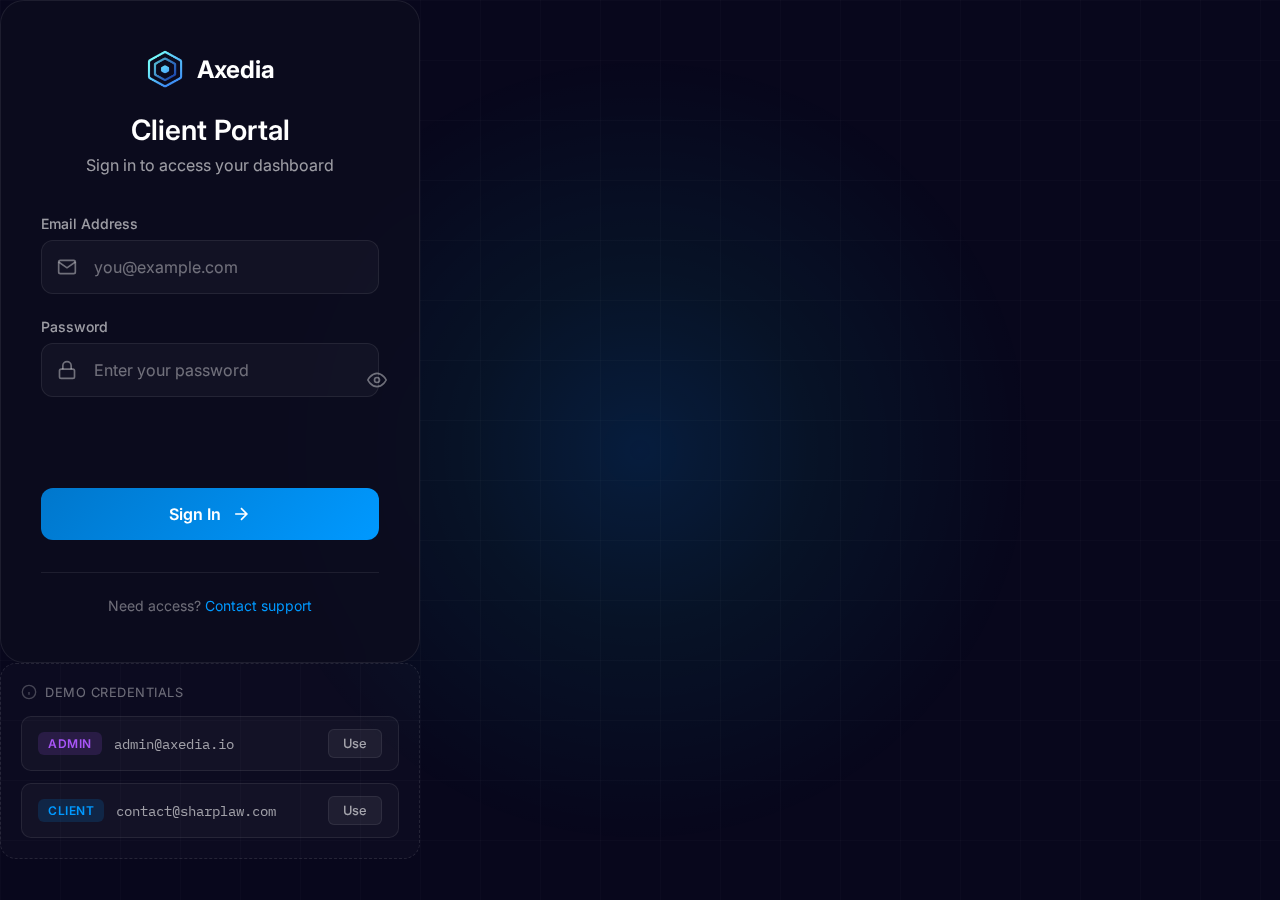
<file: dashboard.html>
<!DOCTYPE html>
<html lang="en">
<head>
    <meta charset="UTF-8">
    <meta name="viewport" content="width=device-width, initial-scale=1.0">

    <!-- Primary Meta Tags -->
    <title>Client Dashboard | Axedia</title>
    <meta name="title" content="Client Dashboard | Axedia">
    <meta name="description" content="Track your leads, view call recordings, and monitor campaign performance in real-time with the Axedia client dashboard.">
    <meta name="robots" content="noindex, nofollow">

    <!-- Favicon -->
    <link rel="icon" type="image/png" sizes="32x32" href="/Images/logo-icon.png">
    <link rel="icon" type="image/png" sizes="16x16" href="/Images/logo-icon.png">
    <link rel="apple-touch-icon" href="/Images/logo-icon.png">

    <!-- Theme Color -->
    <meta name="theme-color" content="#0099ff">
    <meta name="msapplication-TileColor" content="#08071c">

    <link rel="stylesheet" href="dashboard.css">
    <link rel="preconnect" href="https://fonts.googleapis.com">
    <link rel="preconnect" href="https://fonts.gstatic.com" crossorigin>
    <link href="https://fonts.googleapis.com/css2?family=Inter:wght@300;400;500;600;700&family=IBM+Plex+Mono:wght@400;500&display=swap" rel="stylesheet">
</head>
<body>
    <!-- Sidebar Navigation -->
    <aside class="sidebar">
        <div class="sidebar-header">
            <a href="index.html" class="logo">
                <img src="Images/logo-icon.png" alt="Axedia" class="logo-icon-img">
                <span class="logo-text">Axedia</span>
            </a>
            <!-- Client Selector (Admin Only) -->
            <div class="client-selector" id="clientSelector" style="display: none;">
                <label for="clientSelect">Viewing:</label>
                <select id="clientSelect">
                    <!-- Options populated by JS -->
                </select>
            </div>
        </div>
        <nav class="sidebar-nav">
            <a href="#" class="nav-item active" data-section="overview">
                <svg width="20" height="20" viewBox="0 0 24 24" fill="none" stroke="currentColor" stroke-width="2">
                    <rect x="3" y="3" width="7" height="7"/>
                    <rect x="14" y="3" width="7" height="7"/>
                    <rect x="14" y="14" width="7" height="7"/>
                    <rect x="3" y="14" width="7" height="7"/>
                </svg>
                <span>Overview</span>
            </a>
            <a href="#" class="nav-item" data-section="leads">
                <svg width="20" height="20" viewBox="0 0 24 24" fill="none" stroke="currentColor" stroke-width="2">
                    <path d="M17 21v-2a4 4 0 0 0-4-4H5a4 4 0 0 0-4 4v2"/>
                    <circle cx="9" cy="7" r="4"/>
                    <path d="M23 21v-2a4 4 0 0 0-3-3.87"/>
                    <path d="M16 3.13a4 4 0 0 1 0 7.75"/>
                </svg>
                <span>Leads</span>
            </a>
            <a href="#" class="nav-item" data-section="calls">
                <svg width="20" height="20" viewBox="0 0 24 24" fill="none" stroke="currentColor" stroke-width="2">
                    <path d="M22 16.92v3a2 2 0 0 1-2.18 2 19.79 19.79 0 0 1-8.63-3.07 19.5 19.5 0 0 1-6-6 19.79 19.79 0 0 1-3.07-8.67A2 2 0 0 1 4.11 2h3a2 2 0 0 1 2 1.72 12.84 12.84 0 0 0 .7 2.81 2 2 0 0 1-.45 2.11L8.09 9.91a16 16 0 0 0 6 6l1.27-1.27a2 2 0 0 1 2.11-.45 12.84 12.84 0 0 0 2.81.7A2 2 0 0 1 22 16.92z"/>
                </svg>
                <span>Calls</span>
            </a>
            <a href="#" class="nav-item" data-section="compliance">
                <svg width="20" height="20" viewBox="0 0 24 24" fill="none" stroke="currentColor" stroke-width="2">
                    <path d="M12 22s8-4 8-10V5l-8-3-8 3v7c0 6 8 10 8 10z"/>
                </svg>
                <span>Compliance</span>
            </a>
            <a href="#" class="nav-item" data-section="reports">
                <svg width="20" height="20" viewBox="0 0 24 24" fill="none" stroke="currentColor" stroke-width="2">
                    <path d="M14 2H6a2 2 0 0 0-2 2v16a2 2 0 0 0 2 2h12a2 2 0 0 0 2-2V8z"/>
                    <polyline points="14 2 14 8 20 8"/>
                    <line x1="16" y1="13" x2="8" y2="13"/>
                    <line x1="16" y1="17" x2="8" y2="17"/>
                    <polyline points="10 9 9 9 8 9"/>
                </svg>
                <span>Reports</span>
            </a>
        </nav>
        <div class="sidebar-footer">
            <div class="user-info">
                <div class="user-avatar" id="userAvatar">SL</div>
                <div class="user-details">
                    <span class="user-name" id="userName">Sharp Law LLP</span>
                    <span class="user-role" id="userRole">Client</span>
                </div>
            </div>
            <button class="logout-btn" id="logoutBtn" title="Sign Out">
                <svg width="18" height="18" viewBox="0 0 24 24" fill="none" stroke="currentColor" stroke-width="2">
                    <path d="M9 21H5a2 2 0 0 1-2-2V5a2 2 0 0 1 2-2h4"/>
                    <polyline points="16 17 21 12 16 7"/>
                    <line x1="21" y1="12" x2="9" y2="12"/>
                </svg>
            </button>
        </div>
    </aside>

    <!-- Main Content -->
    <main class="main-content">
        <!-- Header -->
        <header class="dashboard-header">
            <div class="header-left">
                <h1 class="page-title">Overview</h1>
                <p class="page-subtitle">Your lead generation performance at a glance</p>
            </div>
            <div class="header-right">
                <div class="date-filter">
                    <select id="dateRange">
                        <option value="7">Last 7 days</option>
                        <option value="30" selected>Last 30 days</option>
                        <option value="90">Last 90 days</option>
                        <option value="all">All time</option>
                    </select>
                </div>
            </div>
        </header>

        <!-- Overview Section -->
        <section id="overview" class="dashboard-section active">
            <!-- Performance Cards -->
            <div class="stats-grid">
                <div class="stat-card">
                    <div class="stat-header">
                        <span class="stat-label">Total Leads</span>
                        <div class="stat-icon">
                            <svg width="20" height="20" viewBox="0 0 24 24" fill="none" stroke="currentColor" stroke-width="2">
                                <path d="M17 21v-2a4 4 0 0 0-4-4H5a4 4 0 0 0-4 4v2"/>
                                <circle cx="9" cy="7" r="4"/>
                            </svg>
                        </div>
                    </div>
                    <div class="stat-value">247</div>
                    <div class="stat-change positive">
                        <svg width="16" height="16" viewBox="0 0 24 24" fill="none" stroke="currentColor" stroke-width="2">
                            <polyline points="23 6 13.5 15.5 8.5 10.5 1 18"/>
                        </svg>
                        <span>+12% from last period</span>
                    </div>
                </div>
                <div class="stat-card">
                    <div class="stat-header">
                        <span class="stat-label">Qualified Leads</span>
                        <div class="stat-icon qualified">
                            <svg width="20" height="20" viewBox="0 0 24 24" fill="none" stroke="currentColor" stroke-width="2">
                                <path d="M22 11.08V12a10 10 0 1 1-5.93-9.14"/>
                                <polyline points="22 4 12 14.01 9 11.01"/>
                            </svg>
                        </div>
                    </div>
                    <div class="stat-value">183</div>
                    <div class="stat-change positive">
                        <svg width="16" height="16" viewBox="0 0 24 24" fill="none" stroke="currentColor" stroke-width="2">
                            <polyline points="23 6 13.5 15.5 8.5 10.5 1 18"/>
                        </svg>
                        <span>74% qualification rate</span>
                    </div>
                </div>
                <div class="stat-card">
                    <div class="stat-header">
                        <span class="stat-label">Live Transfers</span>
                        <div class="stat-icon transfers">
                            <svg width="20" height="20" viewBox="0 0 24 24" fill="none" stroke="currentColor" stroke-width="2">
                                <path d="M22 16.92v3a2 2 0 0 1-2.18 2 19.79 19.79 0 0 1-8.63-3.07 19.5 19.5 0 0 1-6-6 19.79 19.79 0 0 1-3.07-8.67A2 2 0 0 1 4.11 2h3a2 2 0 0 1 2 1.72"/>
                                <polyline points="15 3 21 3 21 9"/>
                                <line x1="10" y1="14" x2="21" y2="3"/>
                            </svg>
                        </div>
                    </div>
                    <div class="stat-value">156</div>
                    <div class="stat-change positive">
                        <svg width="16" height="16" viewBox="0 0 24 24" fill="none" stroke="currentColor" stroke-width="2">
                            <polyline points="23 6 13.5 15.5 8.5 10.5 1 18"/>
                        </svg>
                        <span>85% of qualified</span>
                    </div>
                </div>
                <div class="stat-card">
                    <div class="stat-header">
                        <span class="stat-label">Signed Cases</span>
                        <div class="stat-icon signed">
                            <svg width="20" height="20" viewBox="0 0 24 24" fill="none" stroke="currentColor" stroke-width="2">
                                <path d="M14 2H6a2 2 0 0 0-2 2v16a2 2 0 0 0 2 2h12a2 2 0 0 0 2-2V8z"/>
                                <polyline points="14 2 14 8 20 8"/>
                                <path d="M9 15l2 2 4-4"/>
                            </svg>
                        </div>
                    </div>
                    <div class="stat-value">89</div>
                    <div class="stat-change positive">
                        <svg width="16" height="16" viewBox="0 0 24 24" fill="none" stroke="currentColor" stroke-width="2">
                            <polyline points="23 6 13.5 15.5 8.5 10.5 1 18"/>
                        </svg>
                        <span>57% conversion</span>
                    </div>
                </div>
                <div class="stat-card">
                    <div class="stat-header">
                        <span class="stat-label">Cost Per Qualified Lead</span>
                        <div class="stat-icon cost">
                            <svg width="20" height="20" viewBox="0 0 24 24" fill="none" stroke="currentColor" stroke-width="2">
                                <line x1="12" y1="1" x2="12" y2="23"/>
                                <path d="M17 5H9.5a3.5 3.5 0 0 0 0 7h5a3.5 3.5 0 0 1 0 7H6"/>
                            </svg>
                        </div>
                    </div>
                    <div class="stat-value">$127</div>
                    <div class="stat-change positive">
                        <svg width="16" height="16" viewBox="0 0 24 24" fill="none" stroke="currentColor" stroke-width="2">
                            <polyline points="23 18 13.5 8.5 8.5 13.5 1 6"/>
                        </svg>
                        <span>-8% from last period</span>
                    </div>
                </div>
            </div>

            <!-- Recent Leads Table -->
            <div class="card">
                <div class="card-header">
                    <h2 class="card-title">Recent Leads</h2>
                    <a href="#" class="view-all" data-section="leads">View All</a>
                </div>
                <div class="table-wrapper">
                    <table class="data-table">
                        <thead>
                            <tr>
                                <th>Name</th>
                                <th>Phone</th>
                                <th>Source</th>
                                <th>Status</th>
                                <th>Date</th>
                                <th>Actions</th>
                            </tr>
                        </thead>
                        <tbody>
                            <tr>
                                <td class="lead-name">John Martinez</td>
                                <td class="lead-phone">(555) 123-4567</td>
                                <td><span class="source-tag">Meta - NEC</span></td>
                                <td><span class="status-tag status-signed">Signed</span></td>
                                <td class="lead-date">Dec 13, 2025</td>
                                <td class="actions">
                                    <button class="btn-icon" title="View Details">
                                        <svg width="16" height="16" viewBox="0 0 24 24" fill="none" stroke="currentColor" stroke-width="2">
                                            <path d="M1 12s4-8 11-8 11 8 11 8-4 8-11 8-11-8-11-8z"/>
                                            <circle cx="12" cy="12" r="3"/>
                                        </svg>
                                    </button>
                                    <button class="btn-icon" title="Play Recording">
                                        <svg width="16" height="16" viewBox="0 0 24 24" fill="none" stroke="currentColor" stroke-width="2">
                                            <polygon points="5 3 19 12 5 21 5 3"/>
                                        </svg>
                                    </button>
                                </td>
                            </tr>
                            <tr>
                                <td class="lead-name">Sarah Johnson</td>
                                <td class="lead-phone">(555) 987-6543</td>
                                <td><span class="source-tag">Meta - Tylenol</span></td>
                                <td><span class="status-tag status-transferred">Transferred</span></td>
                                <td class="lead-date">Dec 13, 2025</td>
                                <td class="actions">
                                    <button class="btn-icon" title="View Details">
                                        <svg width="16" height="16" viewBox="0 0 24 24" fill="none" stroke="currentColor" stroke-width="2">
                                            <path d="M1 12s4-8 11-8 11 8 11 8-4 8-11 8-11-8-11-8z"/>
                                            <circle cx="12" cy="12" r="3"/>
                                        </svg>
                                    </button>
                                    <button class="btn-icon" title="Play Recording">
                                        <svg width="16" height="16" viewBox="0 0 24 24" fill="none" stroke="currentColor" stroke-width="2">
                                            <polygon points="5 3 19 12 5 21 5 3"/>
                                        </svg>
                                    </button>
                                </td>
                            </tr>
                            <tr>
                                <td class="lead-name">Michael Chen</td>
                                <td class="lead-phone">(555) 456-7890</td>
                                <td><span class="source-tag">Meta - NEC</span></td>
                                <td><span class="status-tag status-qualified">Qualified</span></td>
                                <td class="lead-date">Dec 12, 2025</td>
                                <td class="actions">
                                    <button class="btn-icon" title="View Details">
                                        <svg width="16" height="16" viewBox="0 0 24 24" fill="none" stroke="currentColor" stroke-width="2">
                                            <path d="M1 12s4-8 11-8 11 8 11 8-4 8-11 8-11-8-11-8z"/>
                                            <circle cx="12" cy="12" r="3"/>
                                        </svg>
                                    </button>
                                    <button class="btn-icon" title="Play Recording">
                                        <svg width="16" height="16" viewBox="0 0 24 24" fill="none" stroke="currentColor" stroke-width="2">
                                            <polygon points="5 3 19 12 5 21 5 3"/>
                                        </svg>
                                    </button>
                                </td>
                            </tr>
                            <tr>
                                <td class="lead-name">Emily Rodriguez</td>
                                <td class="lead-phone">(555) 321-0987</td>
                                <td><span class="source-tag">Meta - Depo-Provera</span></td>
                                <td><span class="status-tag status-contacted">Contacted</span></td>
                                <td class="lead-date">Dec 12, 2025</td>
                                <td class="actions">
                                    <button class="btn-icon" title="View Details">
                                        <svg width="16" height="16" viewBox="0 0 24 24" fill="none" stroke="currentColor" stroke-width="2">
                                            <path d="M1 12s4-8 11-8 11 8 11 8-4 8-11 8-11-8-11-8z"/>
                                            <circle cx="12" cy="12" r="3"/>
                                        </svg>
                                    </button>
                                    <button class="btn-icon disabled" title="No Recording">
                                        <svg width="16" height="16" viewBox="0 0 24 24" fill="none" stroke="currentColor" stroke-width="2">
                                            <polygon points="5 3 19 12 5 21 5 3"/>
                                        </svg>
                                    </button>
                                </td>
                            </tr>
                            <tr>
                                <td class="lead-name">David Thompson</td>
                                <td class="lead-phone">(555) 654-3210</td>
                                <td><span class="source-tag">Meta - NEC</span></td>
                                <td><span class="status-tag status-new">New</span></td>
                                <td class="lead-date">Dec 12, 2025</td>
                                <td class="actions">
                                    <button class="btn-icon" title="View Details">
                                        <svg width="16" height="16" viewBox="0 0 24 24" fill="none" stroke="currentColor" stroke-width="2">
                                            <path d="M1 12s4-8 11-8 11 8 11 8-4 8-11 8-11-8-11-8z"/>
                                            <circle cx="12" cy="12" r="3"/>
                                        </svg>
                                    </button>
                                    <button class="btn-icon disabled" title="No Recording">
                                        <svg width="16" height="16" viewBox="0 0 24 24" fill="none" stroke="currentColor" stroke-width="2">
                                            <polygon points="5 3 19 12 5 21 5 3"/>
                                        </svg>
                                    </button>
                                </td>
                            </tr>
                        </tbody>
                    </table>
                </div>
            </div>
        </section>

        <!-- Leads Section -->
        <section id="leads" class="dashboard-section">
            <div class="section-controls">
                <div class="filters">
                    <div class="filter-group">
                        <label>Status</label>
                        <select id="statusFilter">
                            <option value="all">All Statuses</option>
                            <option value="new">New</option>
                            <option value="contacted">Contacted</option>
                            <option value="qualified">Qualified</option>
                            <option value="transferred">Transferred</option>
                            <option value="signed">Signed</option>
                            <option value="not-signed">Not Signed</option>
                        </select>
                    </div>
                    <div class="filter-group">
                        <label>Source</label>
                        <select id="sourceFilter">
                            <option value="all">All Sources</option>
                            <option value="nec">NEC</option>
                            <option value="tylenol">Tylenol</option>
                            <option value="depo">Depo-Provera</option>
                        </select>
                    </div>
                    <div class="search-box">
                        <svg width="16" height="16" viewBox="0 0 24 24" fill="none" stroke="currentColor" stroke-width="2">
                            <circle cx="11" cy="11" r="8"/>
                            <line x1="21" y1="21" x2="16.65" y2="16.65"/>
                        </svg>
                        <input type="text" placeholder="Search leads..." id="leadSearch">
                    </div>
                </div>
                <button class="btn btn-secondary">
                    <svg width="16" height="16" viewBox="0 0 24 24" fill="none" stroke="currentColor" stroke-width="2">
                        <path d="M21 15v4a2 2 0 0 1-2 2H5a2 2 0 0 1-2-2v-4"/>
                        <polyline points="7 10 12 15 17 10"/>
                        <line x1="12" y1="15" x2="12" y2="3"/>
                    </svg>
                    Export
                </button>
            </div>

            <div class="card">
                <div class="table-wrapper">
                    <table class="data-table">
                        <thead>
                            <tr>
                                <th>Name</th>
                                <th>Phone</th>
                                <th>Email</th>
                                <th>Source</th>
                                <th>Status</th>
                                <th>Date</th>
                                <th>Actions</th>
                            </tr>
                        </thead>
                        <tbody>
                            <tr>
                                <td class="lead-name">John Martinez</td>
                                <td class="lead-phone">(555) 123-4567</td>
                                <td class="lead-email">john.m@email.com</td>
                                <td><span class="source-tag">Meta - NEC</span></td>
                                <td><span class="status-tag status-signed">Signed</span></td>
                                <td class="lead-date">Dec 13, 2025</td>
                                <td class="actions">
                                    <button class="btn-icon" title="View Details">
                                        <svg width="16" height="16" viewBox="0 0 24 24" fill="none" stroke="currentColor" stroke-width="2">
                                            <path d="M1 12s4-8 11-8 11 8 11 8-4 8-11 8-11-8-11-8z"/>
                                            <circle cx="12" cy="12" r="3"/>
                                        </svg>
                                    </button>
                                    <button class="btn-icon" title="Play Recording">
                                        <svg width="16" height="16" viewBox="0 0 24 24" fill="none" stroke="currentColor" stroke-width="2">
                                            <polygon points="5 3 19 12 5 21 5 3"/>
                                        </svg>
                                    </button>
                                </td>
                            </tr>
                            <tr>
                                <td class="lead-name">Sarah Johnson</td>
                                <td class="lead-phone">(555) 987-6543</td>
                                <td class="lead-email">s.johnson@email.com</td>
                                <td><span class="source-tag">Meta - Tylenol</span></td>
                                <td><span class="status-tag status-transferred">Transferred</span></td>
                                <td class="lead-date">Dec 13, 2025</td>
                                <td class="actions">
                                    <button class="btn-icon" title="View Details">
                                        <svg width="16" height="16" viewBox="0 0 24 24" fill="none" stroke="currentColor" stroke-width="2">
                                            <path d="M1 12s4-8 11-8 11 8 11 8-4 8-11 8-11-8-11-8z"/>
                                            <circle cx="12" cy="12" r="3"/>
                                        </svg>
                                    </button>
                                    <button class="btn-icon" title="Play Recording">
                                        <svg width="16" height="16" viewBox="0 0 24 24" fill="none" stroke="currentColor" stroke-width="2">
                                            <polygon points="5 3 19 12 5 21 5 3"/>
                                        </svg>
                                    </button>
                                </td>
                            </tr>
                            <tr>
                                <td class="lead-name">Michael Chen</td>
                                <td class="lead-phone">(555) 456-7890</td>
                                <td class="lead-email">mchen@email.com</td>
                                <td><span class="source-tag">Meta - NEC</span></td>
                                <td><span class="status-tag status-qualified">Qualified</span></td>
                                <td class="lead-date">Dec 12, 2025</td>
                                <td class="actions">
                                    <button class="btn-icon" title="View Details">
                                        <svg width="16" height="16" viewBox="0 0 24 24" fill="none" stroke="currentColor" stroke-width="2">
                                            <path d="M1 12s4-8 11-8 11 8 11 8-4 8-11 8-11-8-11-8z"/>
                                            <circle cx="12" cy="12" r="3"/>
                                        </svg>
                                    </button>
                                    <button class="btn-icon" title="Play Recording">
                                        <svg width="16" height="16" viewBox="0 0 24 24" fill="none" stroke="currentColor" stroke-width="2">
                                            <polygon points="5 3 19 12 5 21 5 3"/>
                                        </svg>
                                    </button>
                                </td>
                            </tr>
                            <tr>
                                <td class="lead-name">Emily Rodriguez</td>
                                <td class="lead-phone">(555) 321-0987</td>
                                <td class="lead-email">emily.r@email.com</td>
                                <td><span class="source-tag">Meta - Depo-Provera</span></td>
                                <td><span class="status-tag status-contacted">Contacted</span></td>
                                <td class="lead-date">Dec 12, 2025</td>
                                <td class="actions">
                                    <button class="btn-icon" title="View Details">
                                        <svg width="16" height="16" viewBox="0 0 24 24" fill="none" stroke="currentColor" stroke-width="2">
                                            <path d="M1 12s4-8 11-8 11 8 11 8-4 8-11 8-11-8-11-8z"/>
                                            <circle cx="12" cy="12" r="3"/>
                                        </svg>
                                    </button>
                                    <button class="btn-icon disabled" title="No Recording">
                                        <svg width="16" height="16" viewBox="0 0 24 24" fill="none" stroke="currentColor" stroke-width="2">
                                            <polygon points="5 3 19 12 5 21 5 3"/>
                                        </svg>
                                    </button>
                                </td>
                            </tr>
                            <tr>
                                <td class="lead-name">David Thompson</td>
                                <td class="lead-phone">(555) 654-3210</td>
                                <td class="lead-email">d.thompson@email.com</td>
                                <td><span class="source-tag">Meta - NEC</span></td>
                                <td><span class="status-tag status-new">New</span></td>
                                <td class="lead-date">Dec 12, 2025</td>
                                <td class="actions">
                                    <button class="btn-icon" title="View Details">
                                        <svg width="16" height="16" viewBox="0 0 24 24" fill="none" stroke="currentColor" stroke-width="2">
                                            <path d="M1 12s4-8 11-8 11 8 11 8-4 8-11 8-11-8-11-8z"/>
                                            <circle cx="12" cy="12" r="3"/>
                                        </svg>
                                    </button>
                                    <button class="btn-icon disabled" title="No Recording">
                                        <svg width="16" height="16" viewBox="0 0 24 24" fill="none" stroke="currentColor" stroke-width="2">
                                            <polygon points="5 3 19 12 5 21 5 3"/>
                                        </svg>
                                    </button>
                                </td>
                            </tr>
                            <tr>
                                <td class="lead-name">Lisa Anderson</td>
                                <td class="lead-phone">(555) 789-0123</td>
                                <td class="lead-email">l.anderson@email.com</td>
                                <td><span class="source-tag">Meta - Tylenol</span></td>
                                <td><span class="status-tag status-not-signed">Not Signed</span></td>
                                <td class="lead-date">Dec 11, 2025</td>
                                <td class="actions">
                                    <button class="btn-icon" title="View Details">
                                        <svg width="16" height="16" viewBox="0 0 24 24" fill="none" stroke="currentColor" stroke-width="2">
                                            <path d="M1 12s4-8 11-8 11 8 11 8-4 8-11 8-11-8-11-8z"/>
                                            <circle cx="12" cy="12" r="3"/>
                                        </svg>
                                    </button>
                                    <button class="btn-icon" title="Play Recording">
                                        <svg width="16" height="16" viewBox="0 0 24 24" fill="none" stroke="currentColor" stroke-width="2">
                                            <polygon points="5 3 19 12 5 21 5 3"/>
                                        </svg>
                                    </button>
                                </td>
                            </tr>
                            <tr>
                                <td class="lead-name">Robert Wilson</td>
                                <td class="lead-phone">(555) 234-5678</td>
                                <td class="lead-email">rwilson@email.com</td>
                                <td><span class="source-tag">Meta - NEC</span></td>
                                <td><span class="status-tag status-signed">Signed</span></td>
                                <td class="lead-date">Dec 11, 2025</td>
                                <td class="actions">
                                    <button class="btn-icon" title="View Details">
                                        <svg width="16" height="16" viewBox="0 0 24 24" fill="none" stroke="currentColor" stroke-width="2">
                                            <path d="M1 12s4-8 11-8 11 8 11 8-4 8-11 8-11-8-11-8z"/>
                                            <circle cx="12" cy="12" r="3"/>
                                        </svg>
                                    </button>
                                    <button class="btn-icon" title="Play Recording">
                                        <svg width="16" height="16" viewBox="0 0 24 24" fill="none" stroke="currentColor" stroke-width="2">
                                            <polygon points="5 3 19 12 5 21 5 3"/>
                                        </svg>
                                    </button>
                                </td>
                            </tr>
                        </tbody>
                    </table>
                </div>
                <div class="table-pagination">
                    <span class="pagination-info">Showing 1-7 of 247 leads</span>
                    <div class="pagination-controls">
                        <button class="btn-pagination" disabled>&lt;</button>
                        <button class="btn-pagination active">1</button>
                        <button class="btn-pagination">2</button>
                        <button class="btn-pagination">3</button>
                        <span class="pagination-ellipsis">...</span>
                        <button class="btn-pagination">36</button>
                        <button class="btn-pagination">&gt;</button>
                    </div>
                </div>
            </div>
        </section>

        <!-- Calls Section -->
        <section id="calls" class="dashboard-section">
            <div class="card">
                <div class="card-header">
                    <h2 class="card-title">Call Recordings</h2>
                </div>
                <div class="calls-list">
                    <div class="call-item">
                        <div class="call-info">
                            <div class="call-lead">
                                <span class="call-name">John Martinez</span>
                                <span class="call-phone">(555) 123-4567</span>
                            </div>
                            <div class="call-meta">
                                <span class="call-date">Dec 13, 2025 at 2:34 PM</span>
                                <span class="call-duration">4:23</span>
                                <span class="status-tag status-signed">Signed</span>
                            </div>
                        </div>
                        <div class="call-player">
                            <button class="play-btn">
                                <svg width="20" height="20" viewBox="0 0 24 24" fill="none" stroke="currentColor" stroke-width="2">
                                    <polygon points="5 3 19 12 5 21 5 3"/>
                                </svg>
                            </button>
                            <div class="waveform">
                                <div class="waveform-bar" style="height: 20%"></div>
                                <div class="waveform-bar" style="height: 45%"></div>
                                <div class="waveform-bar" style="height: 70%"></div>
                                <div class="waveform-bar" style="height: 55%"></div>
                                <div class="waveform-bar" style="height: 85%"></div>
                                <div class="waveform-bar" style="height: 60%"></div>
                                <div class="waveform-bar" style="height: 40%"></div>
                                <div class="waveform-bar" style="height: 75%"></div>
                                <div class="waveform-bar" style="height: 50%"></div>
                                <div class="waveform-bar" style="height: 30%"></div>
                                <div class="waveform-bar" style="height: 65%"></div>
                                <div class="waveform-bar" style="height: 80%"></div>
                                <div class="waveform-bar" style="height: 45%"></div>
                                <div class="waveform-bar" style="height: 55%"></div>
                                <div class="waveform-bar" style="height: 35%"></div>
                            </div>
                            <button class="transcript-btn">
                                <svg width="16" height="16" viewBox="0 0 24 24" fill="none" stroke="currentColor" stroke-width="2">
                                    <path d="M14 2H6a2 2 0 0 0-2 2v16a2 2 0 0 0 2 2h12a2 2 0 0 0 2-2V8z"/>
                                    <polyline points="14 2 14 8 20 8"/>
                                    <line x1="16" y1="13" x2="8" y2="13"/>
                                    <line x1="16" y1="17" x2="8" y2="17"/>
                                </svg>
                                Transcript
                            </button>
                        </div>
                    </div>
                    <div class="call-item">
                        <div class="call-info">
                            <div class="call-lead">
                                <span class="call-name">Sarah Johnson</span>
                                <span class="call-phone">(555) 987-6543</span>
                            </div>
                            <div class="call-meta">
                                <span class="call-date">Dec 13, 2025 at 11:15 AM</span>
                                <span class="call-duration">3:47</span>
                                <span class="status-tag status-transferred">Transferred</span>
                            </div>
                        </div>
                        <div class="call-player">
                            <button class="play-btn">
                                <svg width="20" height="20" viewBox="0 0 24 24" fill="none" stroke="currentColor" stroke-width="2">
                                    <polygon points="5 3 19 12 5 21 5 3"/>
                                </svg>
                            </button>
                            <div class="waveform">
                                <div class="waveform-bar" style="height: 35%"></div>
                                <div class="waveform-bar" style="height: 60%"></div>
                                <div class="waveform-bar" style="height: 45%"></div>
                                <div class="waveform-bar" style="height: 80%"></div>
                                <div class="waveform-bar" style="height: 55%"></div>
                                <div class="waveform-bar" style="height: 70%"></div>
                                <div class="waveform-bar" style="height: 40%"></div>
                                <div class="waveform-bar" style="height: 65%"></div>
                                <div class="waveform-bar" style="height: 50%"></div>
                                <div class="waveform-bar" style="height: 75%"></div>
                                <div class="waveform-bar" style="height: 30%"></div>
                                <div class="waveform-bar" style="height: 55%"></div>
                                <div class="waveform-bar" style="height: 85%"></div>
                                <div class="waveform-bar" style="height: 45%"></div>
                                <div class="waveform-bar" style="height: 60%"></div>
                            </div>
                            <button class="transcript-btn">
                                <svg width="16" height="16" viewBox="0 0 24 24" fill="none" stroke="currentColor" stroke-width="2">
                                    <path d="M14 2H6a2 2 0 0 0-2 2v16a2 2 0 0 0 2 2h12a2 2 0 0 0 2-2V8z"/>
                                    <polyline points="14 2 14 8 20 8"/>
                                    <line x1="16" y1="13" x2="8" y2="13"/>
                                    <line x1="16" y1="17" x2="8" y2="17"/>
                                </svg>
                                Transcript
                            </button>
                        </div>
                    </div>
                    <div class="call-item">
                        <div class="call-info">
                            <div class="call-lead">
                                <span class="call-name">Michael Chen</span>
                                <span class="call-phone">(555) 456-7890</span>
                            </div>
                            <div class="call-meta">
                                <span class="call-date">Dec 12, 2025 at 4:52 PM</span>
                                <span class="call-duration">5:12</span>
                                <span class="status-tag status-qualified">Qualified</span>
                            </div>
                        </div>
                        <div class="call-player">
                            <button class="play-btn">
                                <svg width="20" height="20" viewBox="0 0 24 24" fill="none" stroke="currentColor" stroke-width="2">
                                    <polygon points="5 3 19 12 5 21 5 3"/>
                                </svg>
                            </button>
                            <div class="waveform">
                                <div class="waveform-bar" style="height: 50%"></div>
                                <div class="waveform-bar" style="height: 70%"></div>
                                <div class="waveform-bar" style="height: 35%"></div>
                                <div class="waveform-bar" style="height: 60%"></div>
                                <div class="waveform-bar" style="height: 90%"></div>
                                <div class="waveform-bar" style="height: 45%"></div>
                                <div class="waveform-bar" style="height: 75%"></div>
                                <div class="waveform-bar" style="height: 55%"></div>
                                <div class="waveform-bar" style="height: 40%"></div>
                                <div class="waveform-bar" style="height: 85%"></div>
                                <div class="waveform-bar" style="height: 65%"></div>
                                <div class="waveform-bar" style="height: 50%"></div>
                                <div class="waveform-bar" style="height: 70%"></div>
                                <div class="waveform-bar" style="height: 30%"></div>
                                <div class="waveform-bar" style="height: 55%"></div>
                            </div>
                            <button class="transcript-btn">
                                <svg width="16" height="16" viewBox="0 0 24 24" fill="none" stroke="currentColor" stroke-width="2">
                                    <path d="M14 2H6a2 2 0 0 0-2 2v16a2 2 0 0 0 2 2h12a2 2 0 0 0 2-2V8z"/>
                                    <polyline points="14 2 14 8 20 8"/>
                                    <line x1="16" y1="13" x2="8" y2="13"/>
                                    <line x1="16" y1="17" x2="8" y2="17"/>
                                </svg>
                                Transcript
                            </button>
                        </div>
                    </div>
                </div>
            </div>
        </section>

        <!-- Compliance Section -->
        <section id="compliance" class="dashboard-section">
            <div class="compliance-grid">
                <div class="card">
                    <div class="card-header">
                        <h2 class="card-title">Compliance Documentation</h2>
                    </div>
                    <div class="compliance-info">
                        <p class="compliance-intro">Every lead includes a complete compliance record. Click any lead to view their consent documentation, timestamps, and source attribution.</p>

                        <div class="compliance-checklist">
                            <div class="compliance-item">
                                <div class="compliance-icon">
                                    <svg width="20" height="20" viewBox="0 0 24 24" fill="none" stroke="currentColor" stroke-width="2">
                                        <path d="M22 11.08V12a10 10 0 1 1-5.93-9.14"/>
                                        <polyline points="22 4 12 14.01 9 11.01"/>
                                    </svg>
                                </div>
                                <div class="compliance-content">
                                    <h4>Consent Confirmation</h4>
                                    <p>Proof the lead opted in to be contacted</p>
                                </div>
                            </div>
                            <div class="compliance-item">
                                <div class="compliance-icon">
                                    <svg width="20" height="20" viewBox="0 0 24 24" fill="none" stroke="currentColor" stroke-width="2">
                                        <circle cx="12" cy="12" r="10"/>
                                        <polyline points="12 6 12 12 16 14"/>
                                    </svg>
                                </div>
                                <div class="compliance-content">
                                    <h4>Timestamps</h4>
                                    <p>Exact date and time of submission</p>
                                </div>
                            </div>
                            <div class="compliance-item">
                                <div class="compliance-icon">
                                    <svg width="20" height="20" viewBox="0 0 24 24" fill="none" stroke="currentColor" stroke-width="2">
                                        <circle cx="12" cy="12" r="10"/>
                                        <line x1="2" y1="12" x2="22" y2="12"/>
                                        <path d="M12 2a15.3 15.3 0 0 1 4 10 15.3 15.3 0 0 1-4 10 15.3 15.3 0 0 1-4-10 15.3 15.3 0 0 1 4-10z"/>
                                    </svg>
                                </div>
                                <div class="compliance-content">
                                    <h4>Source Attribution</h4>
                                    <p>Which campaign and platform generated the lead</p>
                                </div>
                            </div>
                            <div class="compliance-item">
                                <div class="compliance-icon">
                                    <svg width="20" height="20" viewBox="0 0 24 24" fill="none" stroke="currentColor" stroke-width="2">
                                        <path d="M22 16.92v3a2 2 0 0 1-2.18 2 19.79 19.79 0 0 1-8.63-3.07 19.5 19.5 0 0 1-6-6 19.79 19.79 0 0 1-3.07-8.67A2 2 0 0 1 4.11 2h3a2 2 0 0 1 2 1.72"/>
                                    </svg>
                                </div>
                                <div class="compliance-content">
                                    <h4>Call Recordings</h4>
                                    <p>If applicable, the recorded qualification call</p>
                                </div>
                            </div>
                            <div class="compliance-item">
                                <div class="compliance-icon">
                                    <svg width="20" height="20" viewBox="0 0 24 24" fill="none" stroke="currentColor" stroke-width="2">
                                        <path d="M14 2H6a2 2 0 0 0-2 2v16a2 2 0 0 0 2 2h12a2 2 0 0 0 2-2V8z"/>
                                        <polyline points="14 2 14 8 20 8"/>
                                    </svg>
                                </div>
                                <div class="compliance-content">
                                    <h4>Consent Language</h4>
                                    <p>The exact disclosure shown to the lead</p>
                                </div>
                            </div>
                        </div>
                    </div>
                </div>

                <div class="card">
                    <div class="card-header">
                        <h2 class="card-title">Sample Consent Record</h2>
                    </div>
                    <div class="consent-example">
                        <div class="consent-field">
                            <span class="consent-label">Lead Name</span>
                            <span class="consent-value">John Martinez</span>
                        </div>
                        <div class="consent-field">
                            <span class="consent-label">Submission Time</span>
                            <span class="consent-value">Dec 13, 2025 at 2:31:47 PM EST</span>
                        </div>
                        <div class="consent-field">
                            <span class="consent-label">IP Address</span>
                            <span class="consent-value">192.168.xxx.xxx</span>
                        </div>
                        <div class="consent-field">
                            <span class="consent-label">Source</span>
                            <span class="consent-value">Meta Ads - NEC Campaign</span>
                        </div>
                        <div class="consent-field">
                            <span class="consent-label">Landing Page</span>
                            <span class="consent-value">nec-lawsuit-info.com/claim</span>
                        </div>
                        <div class="consent-field full-width">
                            <span class="consent-label">Consent Language Displayed</span>
                            <span class="consent-value consent-text">"By submitting this form, I consent to be contacted by phone, text, or email regarding my potential legal claim. I understand that submitting this form does not create an attorney-client relationship."</span>
                        </div>
                        <div class="consent-field">
                            <span class="consent-label">TCPA Consent</span>
                            <span class="consent-value consent-confirmed">
                                <svg width="16" height="16" viewBox="0 0 24 24" fill="none" stroke="currentColor" stroke-width="2">
                                    <path d="M22 11.08V12a10 10 0 1 1-5.93-9.14"/>
                                    <polyline points="22 4 12 14.01 9 11.01"/>
                                </svg>
                                Confirmed
                            </span>
                        </div>
                    </div>
                </div>
            </div>
        </section>

        <!-- Reports Section -->
        <section id="reports" class="dashboard-section">
            <div class="reports-grid">
                <div class="card">
                    <div class="card-header">
                        <h2 class="card-title">Available Reports</h2>
                    </div>
                    <div class="reports-list">
                        <div class="report-item">
                            <div class="report-icon">
                                <svg width="24" height="24" viewBox="0 0 24 24" fill="none" stroke="currentColor" stroke-width="2">
                                    <path d="M14 2H6a2 2 0 0 0-2 2v16a2 2 0 0 0 2 2h12a2 2 0 0 0 2-2V8z"/>
                                    <polyline points="14 2 14 8 20 8"/>
                                </svg>
                            </div>
                            <div class="report-info">
                                <h4>Weekly Summary</h4>
                                <p>Lead volume, qualification rates, transfers</p>
                                <span class="report-date">Generated every Monday</span>
                            </div>
                            <button class="btn btn-secondary btn-sm">Download</button>
                        </div>
                        <div class="report-item">
                            <div class="report-icon">
                                <svg width="24" height="24" viewBox="0 0 24 24" fill="none" stroke="currentColor" stroke-width="2">
                                    <path d="M14 2H6a2 2 0 0 0-2 2v16a2 2 0 0 0 2 2h12a2 2 0 0 0 2-2V8z"/>
                                    <polyline points="14 2 14 8 20 8"/>
                                </svg>
                            </div>
                            <div class="report-info">
                                <h4>Monthly Performance Report</h4>
                                <p>Full summary with CPL, conversions, recommendations</p>
                                <span class="report-date">Generated 1st of each month</span>
                            </div>
                            <button class="btn btn-secondary btn-sm">Download</button>
                        </div>
                        <div class="report-item">
                            <div class="report-icon">
                                <svg width="24" height="24" viewBox="0 0 24 24" fill="none" stroke="currentColor" stroke-width="2">
                                    <path d="M14 2H6a2 2 0 0 0-2 2v16a2 2 0 0 0 2 2h12a2 2 0 0 0 2-2V8z"/>
                                    <polyline points="14 2 14 8 20 8"/>
                                </svg>
                            </div>
                            <div class="report-info">
                                <h4>Lead Export</h4>
                                <p>Full lead data export (CSV)</p>
                                <span class="report-date">On demand</span>
                            </div>
                            <button class="btn btn-secondary btn-sm">Export</button>
                        </div>
                    </div>
                </div>

                <div class="card">
                    <div class="card-header">
                        <h2 class="card-title">Report Archive</h2>
                    </div>
                    <div class="archive-list">
                        <div class="archive-item">
                            <span class="archive-name">December 2025 - Monthly Report</span>
                            <span class="archive-date">Dec 1, 2025</span>
                            <button class="btn-icon" title="Download">
                                <svg width="16" height="16" viewBox="0 0 24 24" fill="none" stroke="currentColor" stroke-width="2">
                                    <path d="M21 15v4a2 2 0 0 1-2 2H5a2 2 0 0 1-2-2v-4"/>
                                    <polyline points="7 10 12 15 17 10"/>
                                    <line x1="12" y1="15" x2="12" y2="3"/>
                                </svg>
                            </button>
                        </div>
                        <div class="archive-item">
                            <span class="archive-name">Week of Dec 9, 2025 - Weekly Summary</span>
                            <span class="archive-date">Dec 9, 2025</span>
                            <button class="btn-icon" title="Download">
                                <svg width="16" height="16" viewBox="0 0 24 24" fill="none" stroke="currentColor" stroke-width="2">
                                    <path d="M21 15v4a2 2 0 0 1-2 2H5a2 2 0 0 1-2-2v-4"/>
                                    <polyline points="7 10 12 15 17 10"/>
                                    <line x1="12" y1="15" x2="12" y2="3"/>
                                </svg>
                            </button>
                        </div>
                        <div class="archive-item">
                            <span class="archive-name">Week of Dec 2, 2025 - Weekly Summary</span>
                            <span class="archive-date">Dec 2, 2025</span>
                            <button class="btn-icon" title="Download">
                                <svg width="16" height="16" viewBox="0 0 24 24" fill="none" stroke="currentColor" stroke-width="2">
                                    <path d="M21 15v4a2 2 0 0 1-2 2H5a2 2 0 0 1-2-2v-4"/>
                                    <polyline points="7 10 12 15 17 10"/>
                                    <line x1="12" y1="15" x2="12" y2="3"/>
                                </svg>
                            </button>
                        </div>
                        <div class="archive-item">
                            <span class="archive-name">November 2025 - Monthly Report</span>
                            <span class="archive-date">Nov 1, 2025</span>
                            <button class="btn-icon" title="Download">
                                <svg width="16" height="16" viewBox="0 0 24 24" fill="none" stroke="currentColor" stroke-width="2">
                                    <path d="M21 15v4a2 2 0 0 1-2 2H5a2 2 0 0 1-2-2v-4"/>
                                    <polyline points="7 10 12 15 17 10"/>
                                    <line x1="12" y1="15" x2="12" y2="3"/>
                                </svg>
                            </button>
                        </div>
                    </div>
                </div>
            </div>
        </section>
    </main>

    <!-- Lead Detail Modal -->
    <div class="modal" id="leadModal">
        <div class="modal-overlay"></div>
        <div class="modal-content">
            <div class="modal-header">
                <h3>Lead Details</h3>
                <button class="modal-close">
                    <svg width="24" height="24" viewBox="0 0 24 24" fill="none" stroke="currentColor" stroke-width="2">
                        <line x1="18" y1="6" x2="6" y2="18"/>
                        <line x1="6" y1="6" x2="18" y2="18"/>
                    </svg>
                </button>
            </div>
            <div class="modal-body">
                <div class="lead-detail-grid">
                    <div class="lead-detail-section">
                        <h4>Contact Information</h4>
                        <div class="detail-field">
                            <span class="detail-label">Name</span>
                            <span class="detail-value" id="modalName">John Martinez</span>
                        </div>
                        <div class="detail-field">
                            <span class="detail-label">Phone</span>
                            <span class="detail-value" id="modalPhone">(555) 123-4567</span>
                        </div>
                        <div class="detail-field">
                            <span class="detail-label">Email</span>
                            <span class="detail-value" id="modalEmail">john.m@email.com</span>
                        </div>
                    </div>
                    <div class="lead-detail-section">
                        <h4>Lead Status</h4>
                        <div class="detail-field">
                            <span class="detail-label">Current Status</span>
                            <span class="status-tag status-signed" id="modalStatus">Signed</span>
                        </div>
                        <div class="detail-field">
                            <span class="detail-label">Source</span>
                            <span class="detail-value" id="modalSource">Meta - NEC</span>
                        </div>
                        <div class="detail-field">
                            <span class="detail-label">Submitted</span>
                            <span class="detail-value" id="modalDate">Dec 13, 2025 at 2:31 PM</span>
                        </div>
                    </div>
                </div>
                <div class="lead-detail-section">
                    <h4>Call Recording</h4>
                    <div class="modal-player">
                        <button class="play-btn">
                            <svg width="20" height="20" viewBox="0 0 24 24" fill="none" stroke="currentColor" stroke-width="2">
                                <polygon points="5 3 19 12 5 21 5 3"/>
                            </svg>
                        </button>
                        <div class="waveform">
                            <div class="waveform-bar" style="height: 20%"></div>
                            <div class="waveform-bar" style="height: 45%"></div>
                            <div class="waveform-bar" style="height: 70%"></div>
                            <div class="waveform-bar" style="height: 55%"></div>
                            <div class="waveform-bar" style="height: 85%"></div>
                            <div class="waveform-bar" style="height: 60%"></div>
                            <div class="waveform-bar" style="height: 40%"></div>
                            <div class="waveform-bar" style="height: 75%"></div>
                            <div class="waveform-bar" style="height: 50%"></div>
                            <div class="waveform-bar" style="height: 30%"></div>
                        </div>
                        <span class="duration">4:23</span>
                    </div>
                </div>
                <div class="lead-detail-section">
                    <h4>Transcript</h4>
                    <div class="transcript-content">
                        <p><strong>Agent:</strong> Hi, this is Sarah from the NEC legal information line. Am I speaking with John?</p>
                        <p><strong>Lead:</strong> Yes, this is John.</p>
                        <p><strong>Agent:</strong> Great, John. I'm following up on the form you submitted about the NEC baby formula lawsuit. I have a few quick questions to see if you may qualify. Is now a good time?</p>
                        <p><strong>Lead:</strong> Yes, go ahead.</p>
                        <p><strong>Agent:</strong> Thank you. First, were you or your child given NEC baby formula while in the hospital?</p>
                        <p><strong>Lead:</strong> Yes, my daughter was given formula in the NICU...</p>
                    </div>
                </div>
                <div class="lead-detail-section">
                    <h4>Compliance Record</h4>
                    <div class="compliance-mini">
                        <div class="detail-field">
                            <span class="detail-label">TCPA Consent</span>
                            <span class="detail-value consent-confirmed">
                                <svg width="16" height="16" viewBox="0 0 24 24" fill="none" stroke="currentColor" stroke-width="2">
                                    <path d="M22 11.08V12a10 10 0 1 1-5.93-9.14"/>
                                    <polyline points="22 4 12 14.01 9 11.01"/>
                                </svg>
                                Confirmed
                            </span>
                        </div>
                        <div class="detail-field">
                            <span class="detail-label">Submission IP</span>
                            <span class="detail-value">192.168.xxx.xxx</span>
                        </div>
                        <div class="detail-field">
                            <span class="detail-label">Landing Page</span>
                            <span class="detail-value">nec-lawsuit-info.com/claim</span>
                        </div>
                    </div>
                </div>
            </div>
        </div>
    </div>

    <script src="auth.js"></script>
    <script src="dashboard.js"></script>
</body>
</html>
</file>
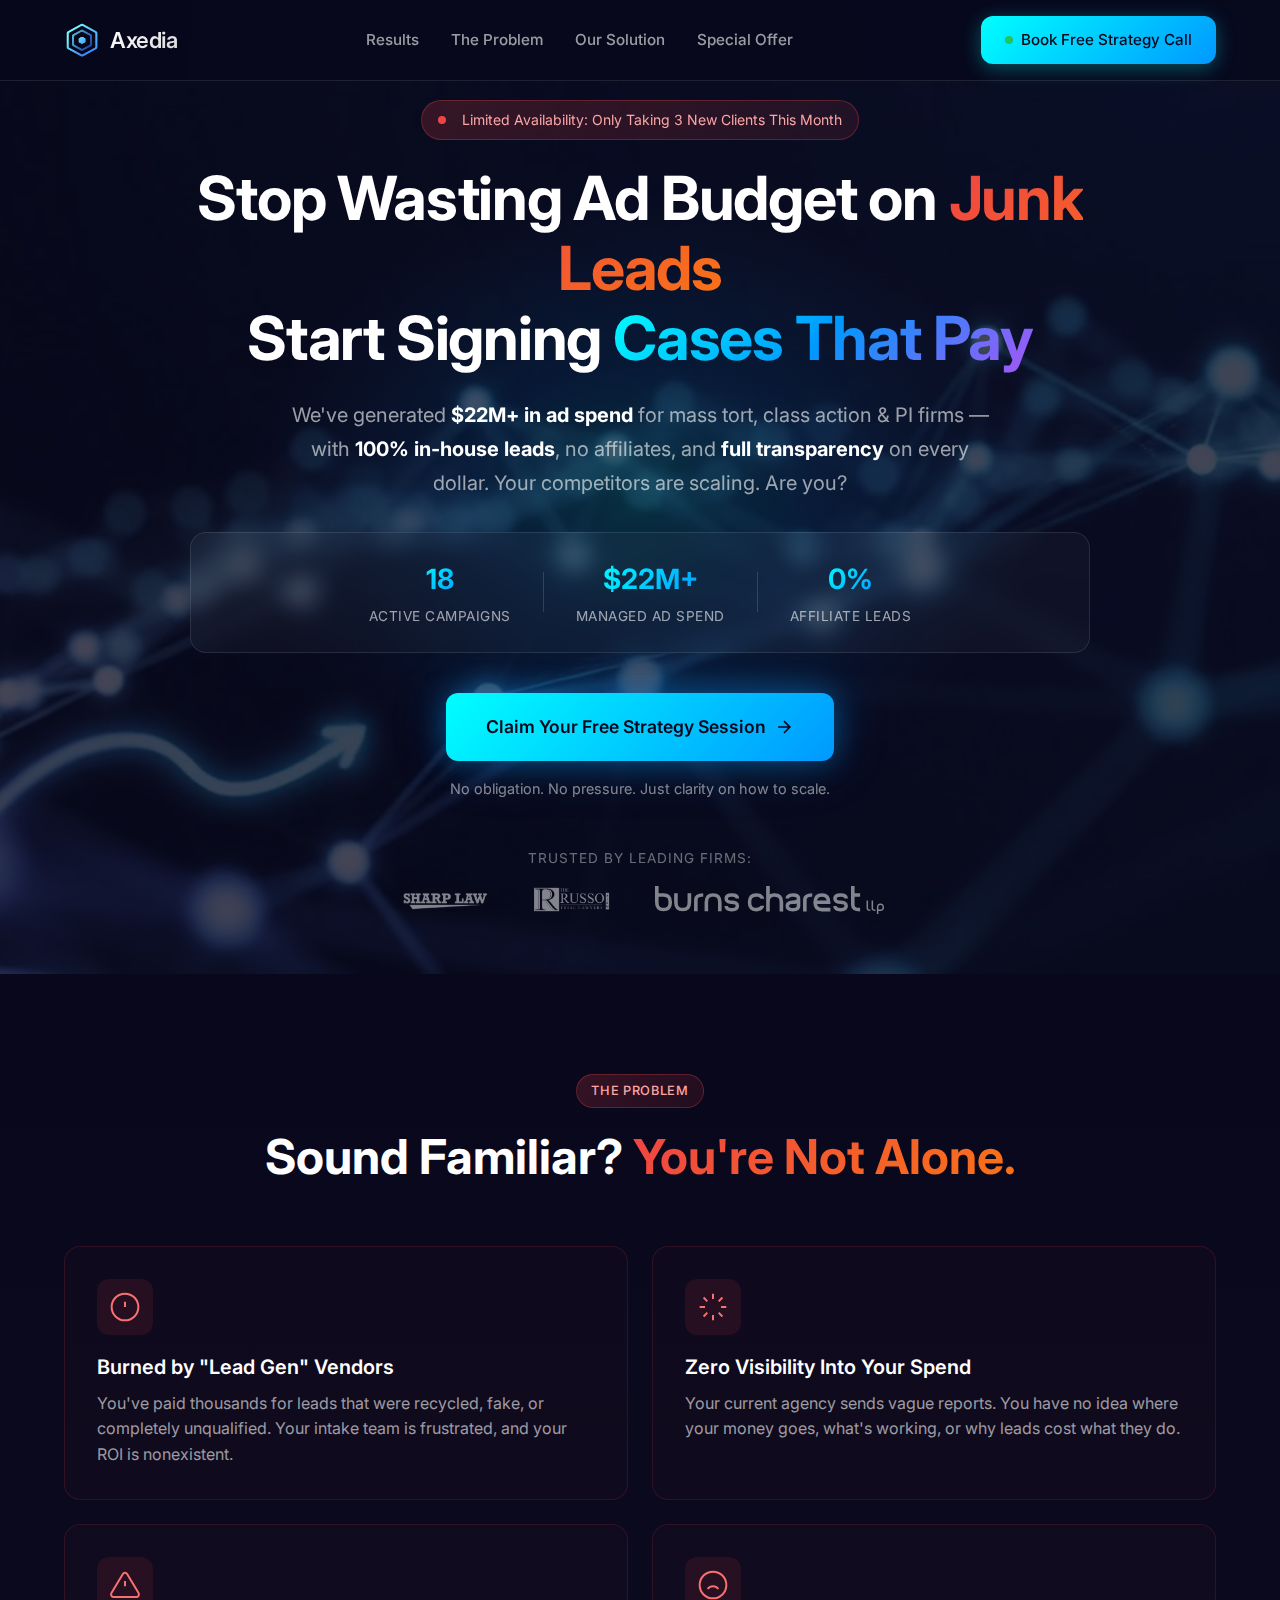
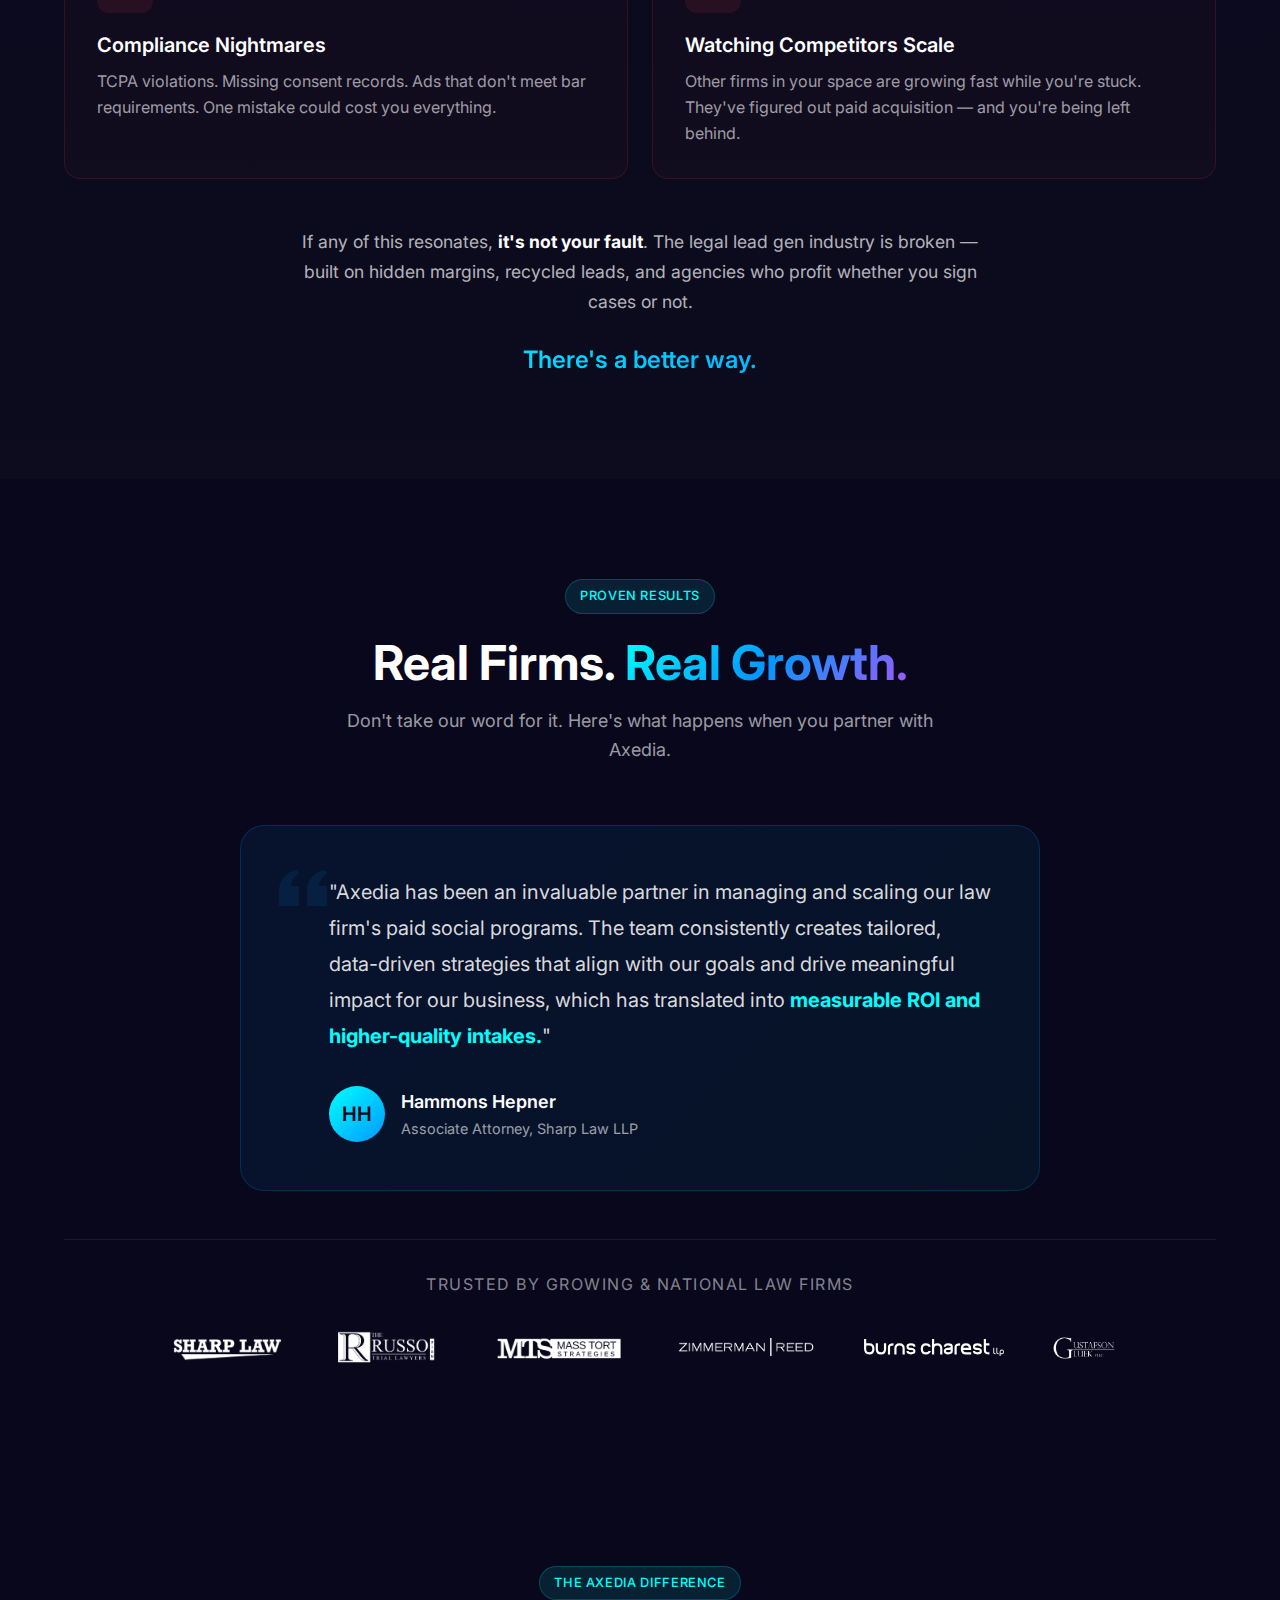
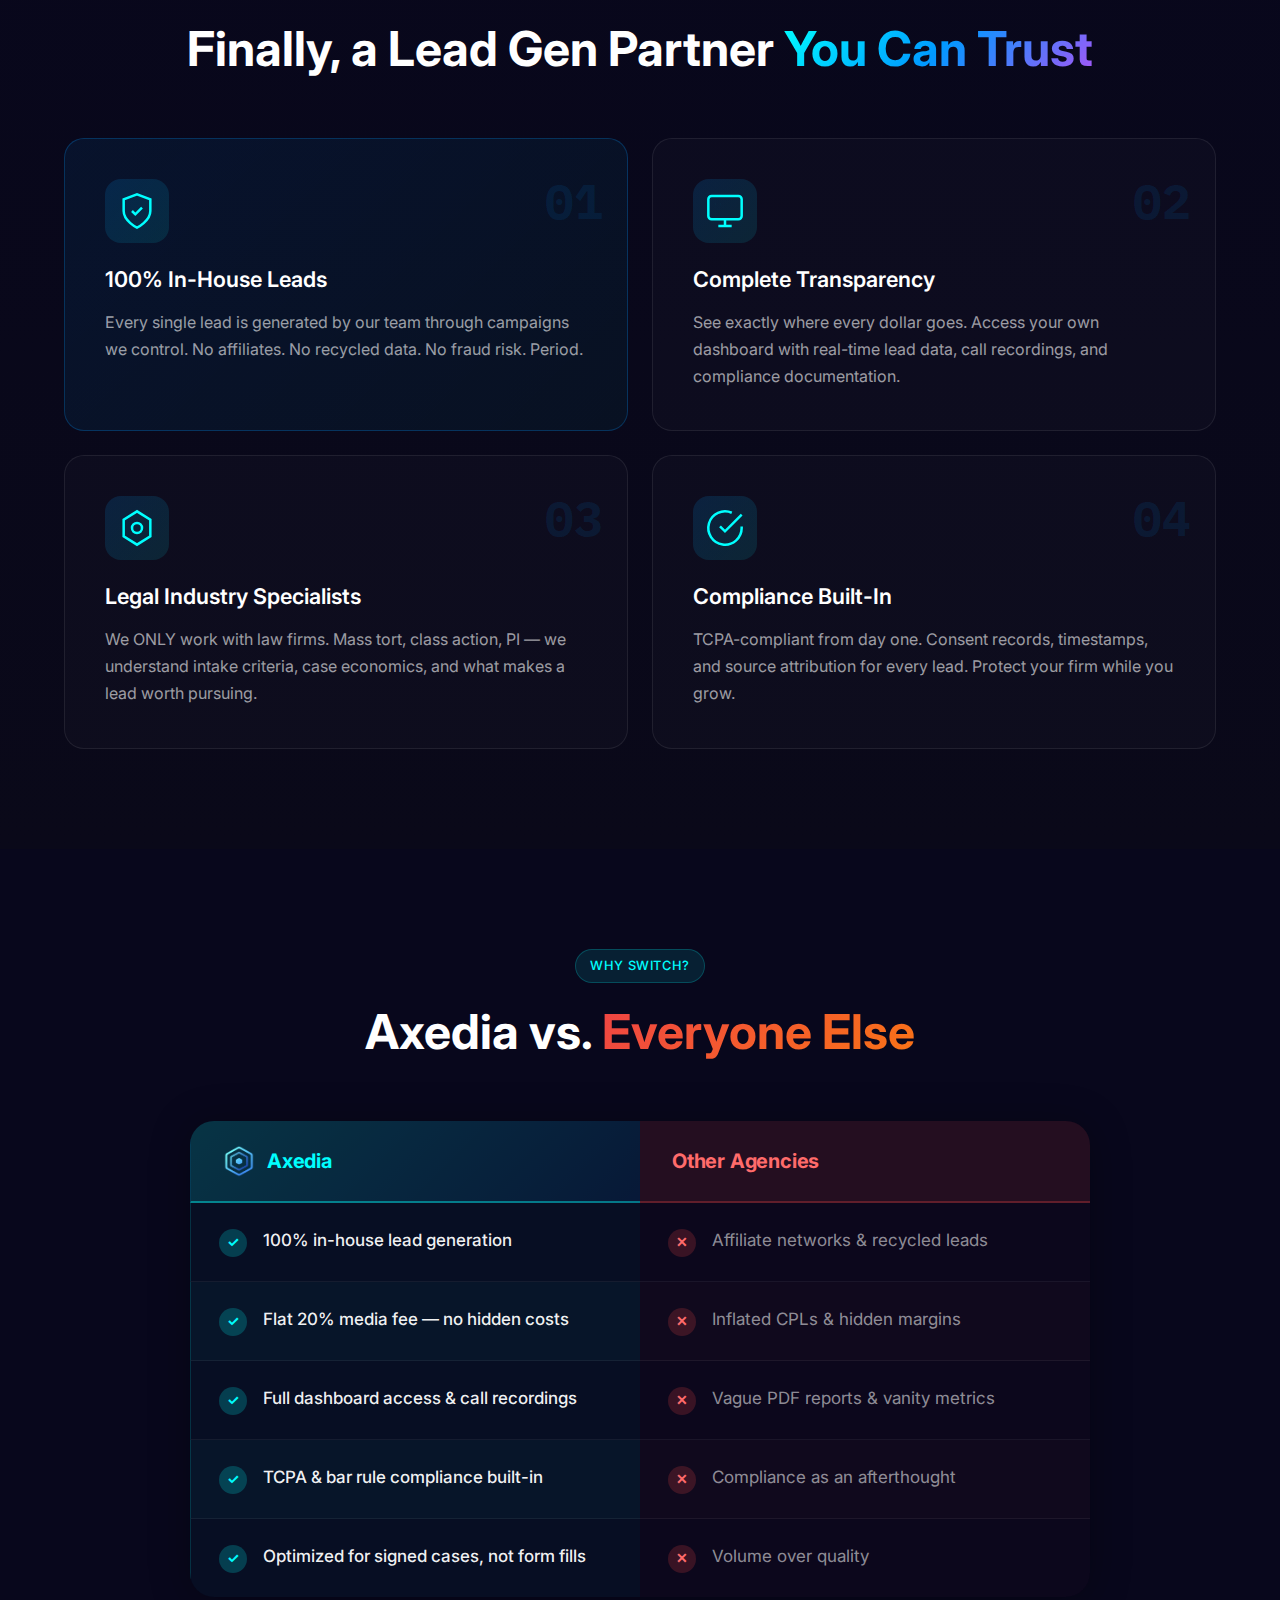
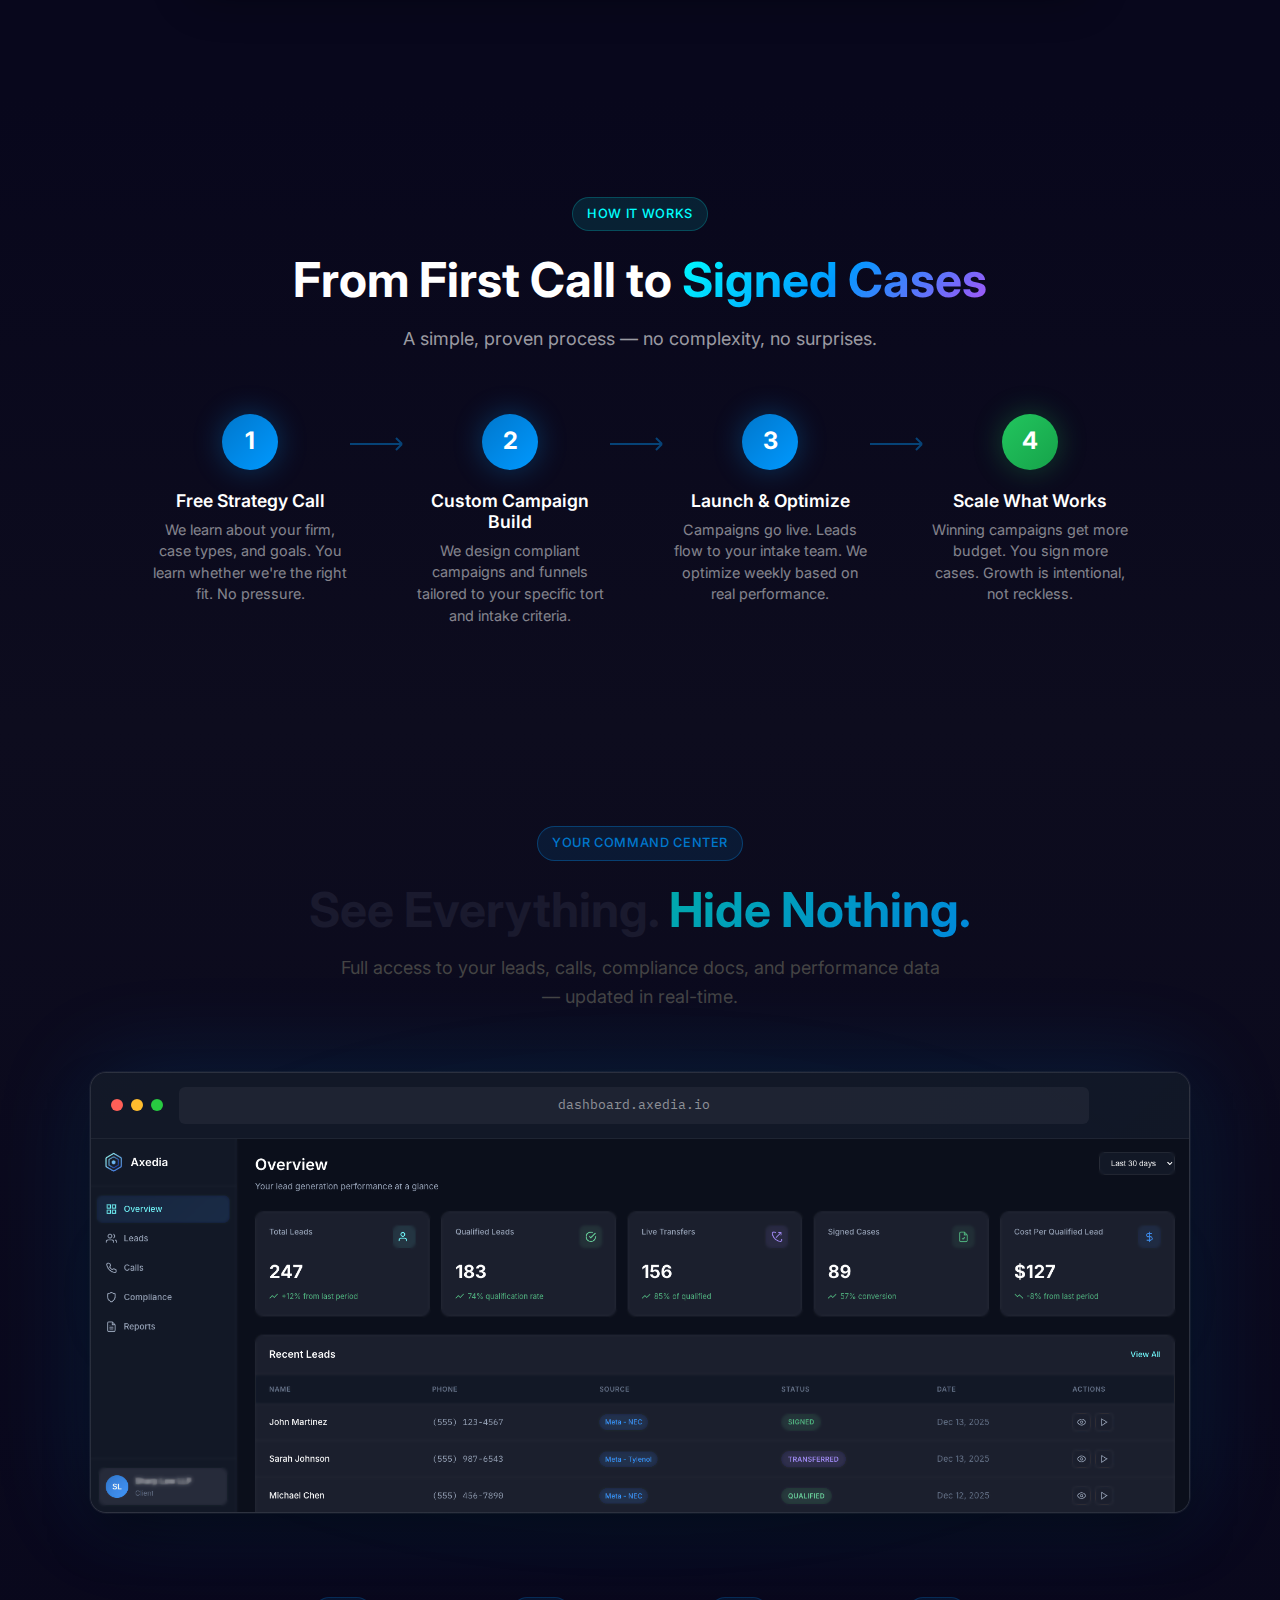
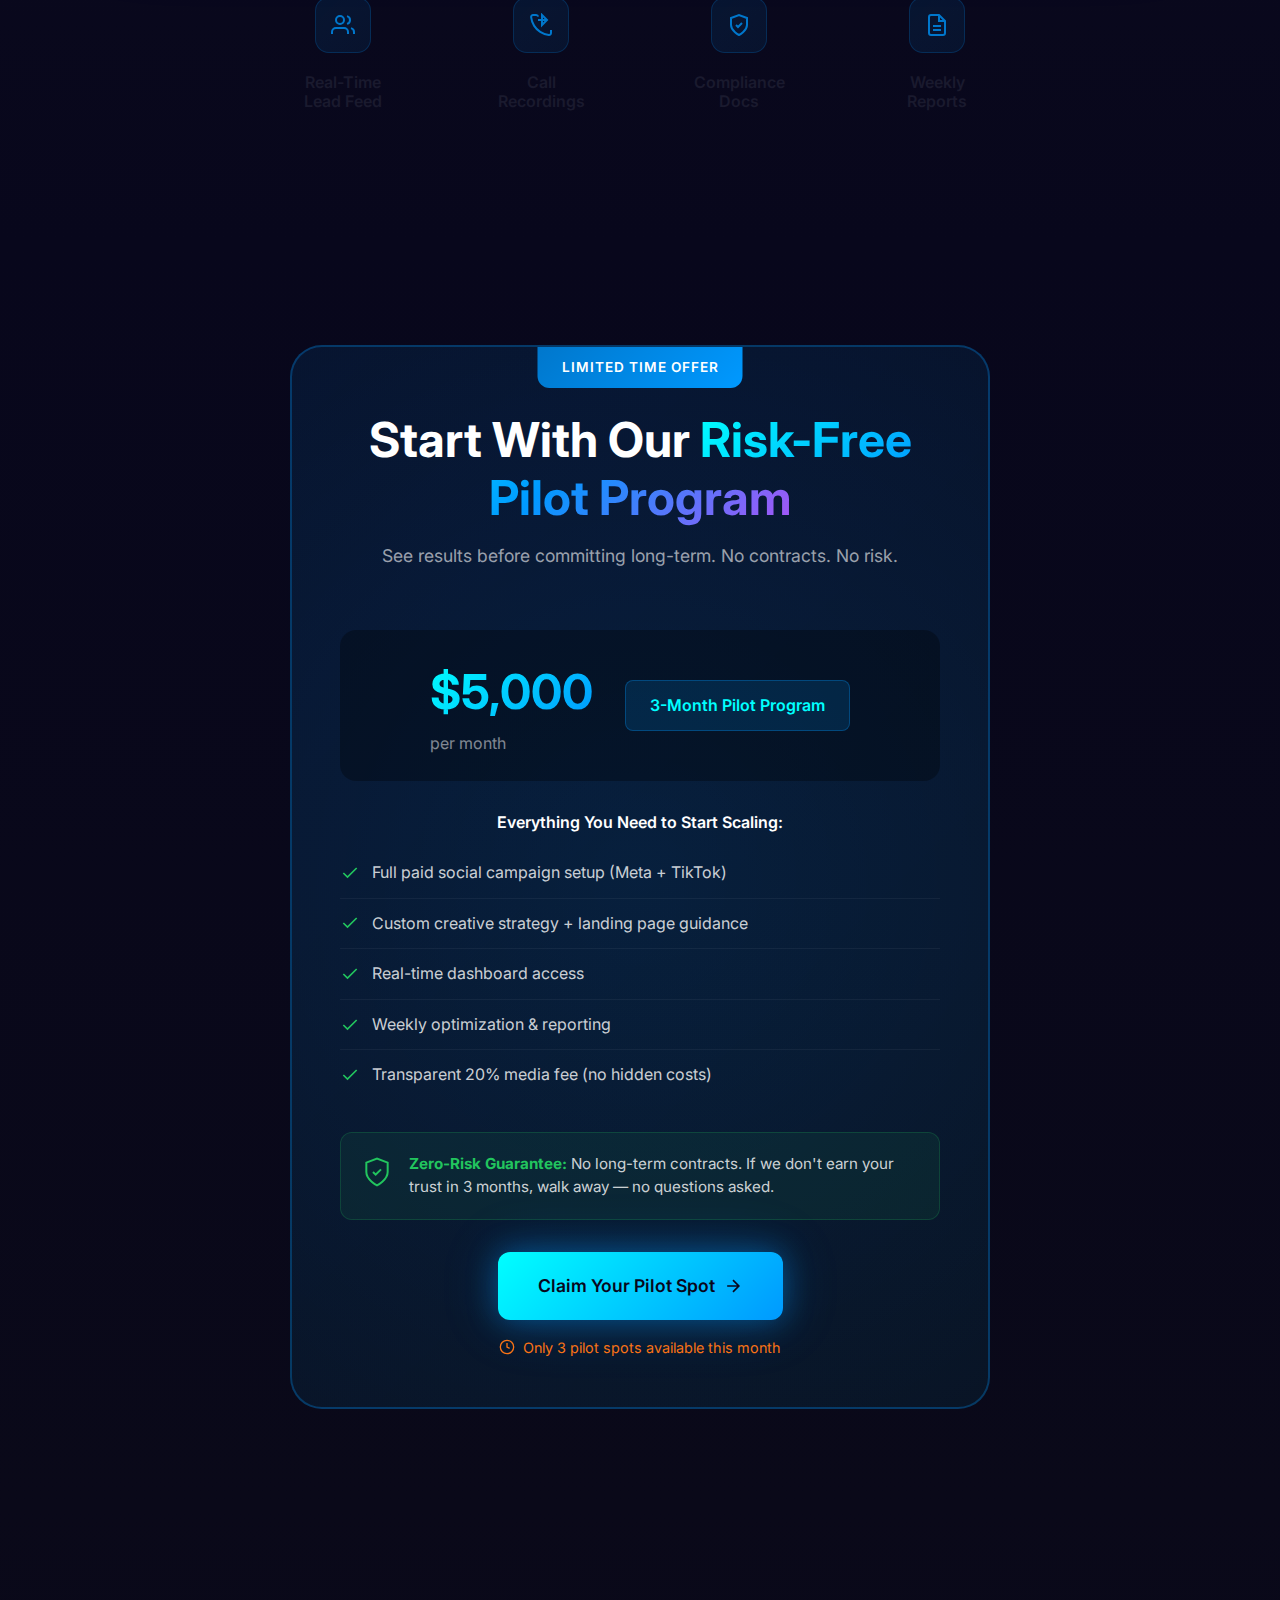
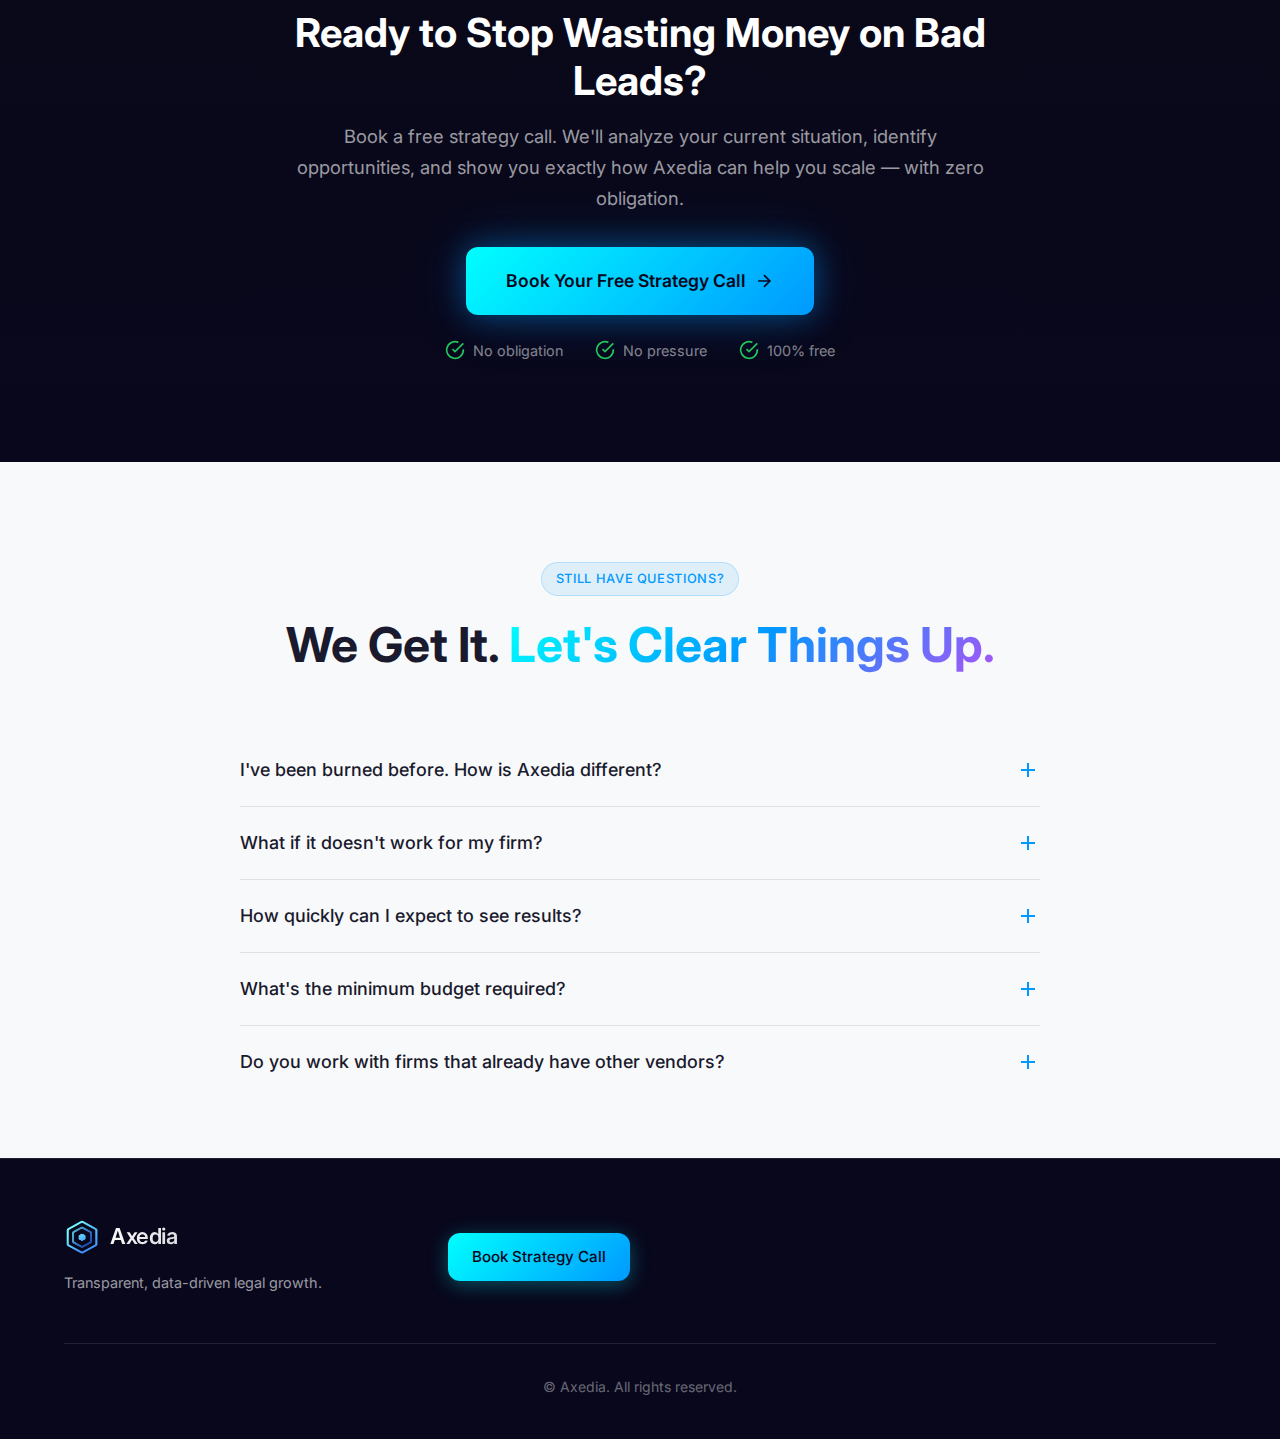
<file: landing.html>
<!DOCTYPE html>
<html lang="en">
<head>
    <meta charset="UTF-8">
    <meta name="viewport" content="width=device-width, initial-scale=1.0">

    <!-- Primary Meta Tags -->
    <title>Scale Your Law Firm With Quality Leads | Axedia Legal Marketing</title>
    <meta name="title" content="Scale Your Law Firm With Quality Leads | Axedia Legal Marketing">
    <meta name="description" content="Stop wasting ad budget on junk leads. Axedia generates exclusive, high-converting leads for mass tort and PI law firms. $22M+ managed spend, 100% in-house leads, zero affiliates.">
    <meta name="keywords" content="law firm leads, legal marketing agency, mass tort marketing, personal injury advertising, lawyer lead generation, legal client acquisition, PI firm marketing">
    <meta name="author" content="Axedia">
    <meta name="robots" content="index, follow">

    <!-- Canonical URL -->
    <link rel="canonical" href="https://axedia.io/landing">

    <!-- Open Graph / Facebook -->
    <meta property="og:type" content="website">
    <meta property="og:url" content="https://axedia.io/landing">
    <meta property="og:title" content="Scale Your Law Firm With Quality Leads That Actually Convert">
    <meta property="og:description" content="Stop wasting ad budget on junk leads. $22M+ managed spend, 100% in-house leads, zero affiliates. Book your free strategy call today.">
    <meta property="og:image" content="https://axedia.io/Images/og-image.png">
    <meta property="og:site_name" content="Axedia">
    <meta property="og:locale" content="en_US">

    <!-- Twitter -->
    <meta name="twitter:card" content="summary_large_image">
    <meta name="twitter:url" content="https://axedia.io/landing">
    <meta name="twitter:title" content="Scale Your Law Firm With Quality Leads That Actually Convert">
    <meta name="twitter:description" content="Stop wasting ad budget on junk leads. $22M+ managed spend, 100% in-house leads, zero affiliates. Book your free strategy call today.">
    <meta name="twitter:image" content="https://axedia.io/Images/og-image.png">

    <!-- Favicon -->
    <link rel="icon" type="image/png" sizes="32x32" href="/Images/logo-icon.png">
    <link rel="icon" type="image/png" sizes="16x16" href="/Images/logo-icon.png">
    <link rel="apple-touch-icon" href="/Images/logo-icon.png">

    <!-- Theme Color -->
    <meta name="theme-color" content="#0099ff">
    <meta name="msapplication-TileColor" content="#08071c">

    <!-- Structured Data - Landing Page -->
    <script type="application/ld+json">
    {
        "@context": "https://schema.org",
        "@type": "WebPage",
        "name": "Scale Your Law Firm With Quality Leads",
        "description": "Axedia generates exclusive, high-converting leads for mass tort and PI law firms through transparent Meta and TikTok advertising.",
        "provider": {
            "@type": "Organization",
            "name": "Axedia",
            "url": "https://axedia.io"
        },
        "offers": {
            "@type": "Offer",
            "name": "Free Strategy Call",
            "description": "Book a free strategy session to learn how Axedia can scale your law firm's client acquisition."
        }
    }
    </script>

    <link rel="stylesheet" href="styles.css">
    <link rel="stylesheet" href="landing.css">
    <link rel="preconnect" href="https://fonts.googleapis.com">
    <link rel="preconnect" href="https://fonts.gstatic.com" crossorigin>
    <link href="https://fonts.googleapis.com/css2?family=Inter:wght@300;400;500;600;700&family=IBM+Plex+Mono:wght@400;500&display=swap" rel="stylesheet">
</head>
<body>
    <!-- Navigation -->
    <nav class="navbar">
        <div class="nav-container">
            <a href="#" class="logo">
                <img src="Images/logo-icon.png" alt="Axedia" class="logo-icon-img">
                <span class="logo-text">Axedia</span>
            </a>
            <div class="nav-links">
                <a href="#results">Results</a>
                <a href="#problem">The Problem</a>
                <a href="#solution">Our Solution</a>
                <a href="#offer">Special Offer</a>
            </div>
            <div class="nav-actions">
                <a href="https://calendly.com/yoan-3/axedia-strategy-call" class="btn btn-primary nav-cta-pulse">
                    <span class="live-dot"></span>
                    Book Free Strategy Call
                </a>
            </div>
            <button class="mobile-menu-btn" aria-label="Menu">
                <span></span>
                <span></span>
                <span></span>
            </button>
        </div>
    </nav>

    <!-- Hero Section - More Urgent & Compelling -->
    <section class="hero hero-landing">
        <div class="hero-video-bg">
            <video autoplay muted loop playsinline>
                <source src="Videos/hero-video-bg.mp4" type="video/mp4">
            </video>
            <div class="hero-video-overlay"></div>
        </div>
        <div class="hero-glow"></div>
        <div class="hero-content">
            <div class="hero-badge hero-badge-urgent">
                <span class="badge-pulse"></span>
                <span>Limited Availability: Only Taking 3 New Clients This Month</span>
            </div>
            <h1 class="hero-title hero-title-landing">
                Stop Wasting Ad Budget on <span class="gradient-text-red">Junk Leads</span><br>
                Start Signing <span class="gradient-text">Cases That Pay</span>
            </h1>
            <p class="hero-description hero-description-landing">
                We've generated <strong>$22M+ in ad spend</strong> for mass tort, class action & PI firms — with <strong>100% in-house leads</strong>, no affiliates, and <strong>full transparency</strong> on every dollar. Your competitors are scaling. Are you?
            </p>
            <div class="hero-proof-bar">
                <div class="proof-item">
                    <span class="proof-number">18</span>
                    <span class="proof-label">Active Campaigns</span>
                </div>
                <div class="proof-divider"></div>
                <div class="proof-item">
                    <span class="proof-number">$22M+</span>
                    <span class="proof-label">Managed Ad Spend</span>
                </div>
                <div class="proof-divider"></div>
                <div class="proof-item">
                    <span class="proof-number">0%</span>
                    <span class="proof-label">Affiliate Leads</span>
                </div>
            </div>
            <div class="hero-buttons hero-buttons-landing">
                <a href="https://calendly.com/yoan-3/axedia-strategy-call" class="btn btn-primary btn-xl btn-glow">
                    <span>Claim Your Free Strategy Session</span>
                    <svg width="20" height="20" viewBox="0 0 24 24" fill="none" stroke="currentColor" stroke-width="2">
                        <path d="M5 12h14M12 5l7 7-7 7"/>
                    </svg>
                </a>
                <p class="hero-microcopy">No obligation. No pressure. Just clarity on how to scale.</p>
            </div>
            <div class="hero-trust-logos">
                <span class="trust-label">Trusted by leading firms:</span>
                <div class="trust-logos-row">
                    <img src="Images/sharp-logo-white copy.png" alt="Sharp Law LLP">
                    <img src="Images/russo-logo-white.png" alt="Russo Firm">
                    <img src="Images/burns-charest.v1.svg" alt="Burns Charest">
                </div>
            </div>
        </div>
    </section>

    <!-- Pain/Problem Agitation Section -->
    <section class="problem-section" id="problem">
        <div class="container">
            <div class="section-header">
                <span class="section-tag section-tag-red">The Problem</span>
                <h2 class="section-title">Sound Familiar? <span class="gradient-text-red">You're Not Alone.</span></h2>
            </div>
            <div class="pain-points-grid">
                <div class="pain-card">
                    <div class="pain-icon">
                        <svg width="32" height="32" viewBox="0 0 24 24" fill="none" stroke="currentColor" stroke-width="1.5">
                            <circle cx="12" cy="12" r="10"/>
                            <path d="M12 8v4M12 16h.01"/>
                        </svg>
                    </div>
                    <h3>Burned by "Lead Gen" Vendors</h3>
                    <p>You've paid thousands for leads that were recycled, fake, or completely unqualified. Your intake team is frustrated, and your ROI is nonexistent.</p>
                </div>
                <div class="pain-card">
                    <div class="pain-icon">
                        <svg width="32" height="32" viewBox="0 0 24 24" fill="none" stroke="currentColor" stroke-width="1.5">
                            <path d="M12 2v4M12 18v4M4.93 4.93l2.83 2.83M16.24 16.24l2.83 2.83M2 12h4M18 12h4M4.93 19.07l2.83-2.83M16.24 7.76l2.83-2.83"/>
                        </svg>
                    </div>
                    <h3>Zero Visibility Into Your Spend</h3>
                    <p>Your current agency sends vague reports. You have no idea where your money goes, what's working, or why leads cost what they do.</p>
                </div>
                <div class="pain-card">
                    <div class="pain-icon">
                        <svg width="32" height="32" viewBox="0 0 24 24" fill="none" stroke="currentColor" stroke-width="1.5">
                            <path d="M10.29 3.86L1.82 18a2 2 0 001.71 3h16.94a2 2 0 001.71-3L13.71 3.86a2 2 0 00-3.42 0z"/>
                            <path d="M12 9v4M12 17h.01"/>
                        </svg>
                    </div>
                    <h3>Compliance Nightmares</h3>
                    <p>TCPA violations. Missing consent records. Ads that don't meet bar requirements. One mistake could cost you everything.</p>
                </div>
                <div class="pain-card">
                    <div class="pain-icon">
                        <svg width="32" height="32" viewBox="0 0 24 24" fill="none" stroke="currentColor" stroke-width="1.5">
                            <circle cx="12" cy="12" r="10"/>
                            <path d="M8 15s1.5-2 4-2 4 2 4 2"/>
                            <path d="M9 9h.01M15 9h.01"/>
                        </svg>
                    </div>
                    <h3>Watching Competitors Scale</h3>
                    <p>Other firms in your space are growing fast while you're stuck. They've figured out paid acquisition — and you're being left behind.</p>
                </div>
            </div>
            <div class="problem-cta">
                <p class="problem-statement">If any of this resonates, <strong>it's not your fault</strong>. The legal lead gen industry is broken — built on hidden margins, recycled leads, and agencies who profit whether you sign cases or not.</p>
                <p class="solution-tease">There's a better way.</p>
            </div>
        </div>
    </section>

    <!-- Results/Social Proof Section -->
    <section class="results-section" id="results">
        <div class="container">
            <div class="section-header">
                <span class="section-tag">Proven Results</span>
                <h2 class="section-title">Real Firms. <span class="gradient-text">Real Growth.</span></h2>
                <p class="section-description">Don't take our word for it. Here's what happens when you partner with Axedia.</p>
            </div>
            <div class="results-showcase">
                <div class="result-card result-card-featured">
                    <div class="result-quote">
                        <svg class="quote-icon" width="48" height="48" viewBox="0 0 24 24" fill="currentColor">
                            <path d="M14.017 21v-7.391c0-5.704 3.731-9.57 8.983-10.609l.995 2.151c-2.432.917-3.995 3.638-3.995 5.849h4v10h-9.983zm-14.017 0v-7.391c0-5.704 3.748-9.57 9-10.609l.996 2.151c-2.433.917-3.996 3.638-3.996 5.849h3.983v10h-9.983z"/>
                        </svg>
                        <p class="testimonial-text-featured">
                            "Axedia has been an invaluable partner in managing and scaling our law firm's paid social programs. The team consistently creates tailored, data-driven strategies that align with our goals and drive meaningful impact for our business, which has translated into <strong>measurable ROI and higher-quality intakes.</strong>"
                        </p>
                    </div>
                    <div class="result-author">
                        <div class="author-avatar author-avatar-large">HH</div>
                        <div class="author-info">
                            <span class="author-name">Hammons Hepner</span>
                            <span class="author-title">Associate Attorney, Sharp Law LLP</span>
                        </div>
                    </div>
                </div>
            </div>
            <div class="client-logos-showcase">
                <p class="logos-label-large">Trusted By Growing & National Law Firms</p>
                <div class="logos-grid logos-grid-large">
                    <div class="logo-item">
                        <img src="Images/sharp-logo-white copy.png" alt="Sharp Law LLP">
                    </div>
                    <div class="logo-item">
                        <img src="Images/russo-logo-white.png" alt="Russo Firm">
                    </div>
                    <div class="logo-item">
                        <img src="Images/mts-logo-white.png" alt="MTS">
                    </div>
                    <div class="logo-item">
                        <img src="Images/ZR_Logo.png" alt="ZR">
                    </div>
                    <div class="logo-item">
                        <img src="Images/burns-charest.v1.svg" alt="Burns Charest">
                    </div>
                    <div class="logo-item">
                        <img src="Images/gustafson.png" alt="Gustafson">
                    </div>
                </div>
            </div>
        </div>
    </section>

    <!-- Solution Section - What Makes Us Different -->
    <section class="solution-section" id="solution">
        <div class="container">
            <div class="section-header">
                <span class="section-tag">The Axedia Difference</span>
                <h2 class="section-title">Finally, a Lead Gen Partner <span class="gradient-text">You Can Trust</span></h2>
            </div>
            <div class="solution-grid">
                <div class="solution-card solution-card-highlight">
                    <div class="solution-number">01</div>
                    <div class="solution-icon">
                        <svg width="40" height="40" viewBox="0 0 24 24" fill="none" stroke="currentColor" stroke-width="1.5">
                            <path d="M12 22s8-4 8-10V5l-8-3-8 3v7c0 6 8 10 8 10z"/>
                            <path d="M9 12l2 2 4-4"/>
                        </svg>
                    </div>
                    <h3>100% In-House Leads</h3>
                    <p>Every single lead is generated by our team through campaigns we control. No affiliates. No recycled data. No fraud risk. Period.</p>
                </div>
                <div class="solution-card">
                    <div class="solution-number">02</div>
                    <div class="solution-icon">
                        <svg width="40" height="40" viewBox="0 0 24 24" fill="none" stroke="currentColor" stroke-width="1.5">
                            <rect x="2" y="3" width="20" height="14" rx="2"/>
                            <path d="M8 21h8M12 17v4"/>
                            <path d="M6 8h.01M9 8h.01"/>
                        </svg>
                    </div>
                    <h3>Complete Transparency</h3>
                    <p>See exactly where every dollar goes. Access your own dashboard with real-time lead data, call recordings, and compliance documentation.</p>
                </div>
                <div class="solution-card">
                    <div class="solution-number">03</div>
                    <div class="solution-icon">
                        <svg width="40" height="40" viewBox="0 0 24 24" fill="none" stroke="currentColor" stroke-width="1.5">
                            <path d="M12 2L4 7v10l8 5 8-5V7l-8-5z"/>
                            <circle cx="12" cy="12" r="3"/>
                        </svg>
                    </div>
                    <h3>Legal Industry Specialists</h3>
                    <p>We ONLY work with law firms. Mass tort, class action, PI — we understand intake criteria, case economics, and what makes a lead worth pursuing.</p>
                </div>
                <div class="solution-card">
                    <div class="solution-number">04</div>
                    <div class="solution-icon">
                        <svg width="40" height="40" viewBox="0 0 24 24" fill="none" stroke="currentColor" stroke-width="1.5">
                            <path d="M22 11.08V12a10 10 0 11-5.93-9.14"/>
                            <path d="M22 4L12 14.01l-3-3"/>
                        </svg>
                    </div>
                    <h3>Compliance Built-In</h3>
                    <p>TCPA-compliant from day one. Consent records, timestamps, and source attribution for every lead. Protect your firm while you grow.</p>
                </div>
            </div>
        </div>
    </section>

    <!-- Comparison Section -->
    <section class="comparison-section">
        <div class="container">
            <div class="section-header">
                <span class="section-tag">Why Switch?</span>
                <h2 class="section-title">Axedia vs. <span class="gradient-text-red">Everyone Else</span></h2>
            </div>
            <div class="comparison-table comparison-table-landing">
                <div class="comparison-header">
                    <div class="comparison-col comparison-col-good">
                        <span class="comparison-label comparison-label-with-logo">
                            <img src="Images/logo-icon.png" alt="Axedia" class="comparison-logo">
                            Axedia
                        </span>
                    </div>
                    <div class="comparison-col comparison-col-bad">
                        <span class="comparison-label">Other Agencies</span>
                    </div>
                </div>
                <div class="comparison-row">
                    <div class="comparison-col comparison-col-good">
                        <span class="comparison-icon comparison-icon-good">✓</span>
                        <span class="comparison-text">100% in-house lead generation</span>
                    </div>
                    <div class="comparison-col comparison-col-bad">
                        <span class="comparison-icon comparison-icon-bad">✕</span>
                        <span class="comparison-text">Affiliate networks & recycled leads</span>
                    </div>
                </div>
                <div class="comparison-row">
                    <div class="comparison-col comparison-col-good">
                        <span class="comparison-icon comparison-icon-good">✓</span>
                        <span class="comparison-text">Flat 20% media fee — no hidden costs</span>
                    </div>
                    <div class="comparison-col comparison-col-bad">
                        <span class="comparison-icon comparison-icon-bad">✕</span>
                        <span class="comparison-text">Inflated CPLs & hidden margins</span>
                    </div>
                </div>
                <div class="comparison-row">
                    <div class="comparison-col comparison-col-good">
                        <span class="comparison-icon comparison-icon-good">✓</span>
                        <span class="comparison-text">Full dashboard access & call recordings</span>
                    </div>
                    <div class="comparison-col comparison-col-bad">
                        <span class="comparison-icon comparison-icon-bad">✕</span>
                        <span class="comparison-text">Vague PDF reports & vanity metrics</span>
                    </div>
                </div>
                <div class="comparison-row">
                    <div class="comparison-col comparison-col-good">
                        <span class="comparison-icon comparison-icon-good">✓</span>
                        <span class="comparison-text">TCPA & bar rule compliance built-in</span>
                    </div>
                    <div class="comparison-col comparison-col-bad">
                        <span class="comparison-icon comparison-icon-bad">✕</span>
                        <span class="comparison-text">Compliance as an afterthought</span>
                    </div>
                </div>
                <div class="comparison-row">
                    <div class="comparison-col comparison-col-good">
                        <span class="comparison-icon comparison-icon-good">✓</span>
                        <span class="comparison-text">Optimized for signed cases, not form fills</span>
                    </div>
                    <div class="comparison-col comparison-col-bad">
                        <span class="comparison-icon comparison-icon-bad">✕</span>
                        <span class="comparison-text">Volume over quality</span>
                    </div>
                </div>
            </div>
        </div>
    </section>

    <!-- How It Works / Process Section -->
    <section class="process-section">
        <div class="container">
            <div class="section-header">
                <span class="section-tag">How It Works</span>
                <h2 class="section-title">From First Call to <span class="gradient-text">Signed Cases</span></h2>
                <p class="section-description">A simple, proven process — no complexity, no surprises.</p>
            </div>
            <div class="process-steps">
                <div class="process-step">
                    <div class="step-number">1</div>
                    <div class="step-content">
                        <h3>Free Strategy Call</h3>
                        <p>We learn about your firm, case types, and goals. You learn whether we're the right fit. No pressure.</p>
                    </div>
                </div>
                <div class="process-connector">
                    <svg width="60" height="24" viewBox="0 0 60 24">
                        <path d="M0 12h52M52 12l-6-6M52 12l-6 6" stroke="currentColor" stroke-width="2" fill="none"/>
                    </svg>
                </div>
                <div class="process-step">
                    <div class="step-number">2</div>
                    <div class="step-content">
                        <h3>Custom Campaign Build</h3>
                        <p>We design compliant campaigns and funnels tailored to your specific tort and intake criteria.</p>
                    </div>
                </div>
                <div class="process-connector">
                    <svg width="60" height="24" viewBox="0 0 60 24">
                        <path d="M0 12h52M52 12l-6-6M52 12l-6 6" stroke="currentColor" stroke-width="2" fill="none"/>
                    </svg>
                </div>
                <div class="process-step">
                    <div class="step-number">3</div>
                    <div class="step-content">
                        <h3>Launch & Optimize</h3>
                        <p>Campaigns go live. Leads flow to your intake team. We optimize weekly based on real performance.</p>
                    </div>
                </div>
                <div class="process-connector">
                    <svg width="60" height="24" viewBox="0 0 60 24">
                        <path d="M0 12h52M52 12l-6-6M52 12l-6 6" stroke="currentColor" stroke-width="2" fill="none"/>
                    </svg>
                </div>
                <div class="process-step process-step-final">
                    <div class="step-number">4</div>
                    <div class="step-content">
                        <h3>Scale What Works</h3>
                        <p>Winning campaigns get more budget. You sign more cases. Growth is intentional, not reckless.</p>
                    </div>
                </div>
            </div>
        </div>
    </section>

    <!-- Dashboard Preview Section -->
    <section class="dashboard-preview dashboard-preview-landing">
        <div class="container">
            <div class="section-header">
                <span class="section-tag">Your Command Center</span>
                <h2 class="section-title">See Everything. <span class="gradient-text">Hide Nothing.</span></h2>
                <p class="section-description">
                    Full access to your leads, calls, compliance docs, and performance data — updated in real-time.
                </p>
            </div>
            <div class="dashboard-showcase">
                <div class="dashboard-glow"></div>
                <div class="dashboard-frame">
                    <div class="dashboard-browser-bar">
                        <div class="browser-dots">
                            <span></span>
                            <span></span>
                            <span></span>
                        </div>
                        <div class="browser-url">dashboard.axedia.io</div>
                    </div>
                    <div class="dashboard-image-wrapper">
                        <img src="Images/dashboard.png" alt="Axedia Client Dashboard" class="dashboard-screenshot">
                    </div>
                </div>
            </div>
            <div class="dashboard-features dashboard-features-landing">
                <div class="dashboard-feature">
                    <div class="dashboard-feature-icon">
                        <svg width="24" height="24" viewBox="0 0 24 24" fill="none" stroke="currentColor" stroke-width="2">
                            <path d="M17 21v-2a4 4 0 0 0-4-4H5a4 4 0 0 0-4 4v2"/>
                            <circle cx="9" cy="7" r="4"/>
                            <path d="M23 21v-2a4 4 0 0 0-3-3.87"/>
                            <path d="M16 3.13a4 4 0 0 1 0 7.75"/>
                        </svg>
                    </div>
                    <h4>Real-Time Lead Feed</h4>
                </div>
                <div class="dashboard-feature">
                    <div class="dashboard-feature-icon">
                        <svg width="24" height="24" viewBox="0 0 24 24" fill="none" stroke="currentColor" stroke-width="2">
                            <path d="M22 16.92v3a2 2 0 0 1-2.18 2 19.79 19.79 0 0 1-8.63-3.07 19.5 19.5 0 0 1-6-6 19.79 19.79 0 0 1-3.07-8.67A2 2 0 0 1 4.11 2h3a2 2 0 0 1 2 1.72"/>
                            <polygon points="13 2 18 7 13 12"/>
                            <line x1="18" y1="7" x2="9" y2="7"/>
                        </svg>
                    </div>
                    <h4>Call Recordings</h4>
                </div>
                <div class="dashboard-feature">
                    <div class="dashboard-feature-icon">
                        <svg width="24" height="24" viewBox="0 0 24 24" fill="none" stroke="currentColor" stroke-width="2">
                            <path d="M12 22s8-4 8-10V5l-8-3-8 3v7c0 6 8 10 8 10z"/>
                            <path d="M9 12l2 2 4-4"/>
                        </svg>
                    </div>
                    <h4>Compliance Docs</h4>
                </div>
                <div class="dashboard-feature">
                    <div class="dashboard-feature-icon">
                        <svg width="24" height="24" viewBox="0 0 24 24" fill="none" stroke="currentColor" stroke-width="2">
                            <path d="M14 2H6a2 2 0 0 0-2 2v16a2 2 0 0 0 2 2h12a2 2 0 0 0 2-2V8z"/>
                            <polyline points="14 2 14 8 20 8"/>
                            <line x1="16" y1="13" x2="8" y2="13"/>
                            <line x1="16" y1="17" x2="8" y2="17"/>
                        </svg>
                    </div>
                    <h4>Weekly Reports</h4>
                </div>
            </div>
        </div>
    </section>

    <!-- Special Offer Section -->
    <section class="offer-section" id="offer">
        <div class="container">
            <div class="offer-card">
                <div class="offer-badge">
                    <span class="offer-badge-text">Limited Time Offer</span>
                </div>
                <div class="offer-content">
                    <div class="section-header">
                        <h2 class="section-title offer-title">Start With Our <span class="gradient-text">Risk-Free Pilot Program</span></h2>
                        <p class="offer-subtitle">See results before committing long-term. No contracts. No risk.</p>
                    </div>
                    <div class="offer-details">
                        <div class="offer-price">
                            <span class="price-amount-large">$5,000</span>
                            <span class="price-period-large">per month</span>
                        </div>
                        <div class="offer-duration">
                            <span>3-Month Pilot Program</span>
                        </div>
                    </div>
                    <div class="offer-includes">
                        <h4>Everything You Need to Start Scaling:</h4>
                        <ul class="offer-features">
                            <li>
                                <svg width="20" height="20" viewBox="0 0 24 24" fill="none" stroke="currentColor" stroke-width="2"><polyline points="20 6 9 17 4 12"/></svg>
                                Full paid social campaign setup (Meta + TikTok)
                            </li>
                            <li>
                                <svg width="20" height="20" viewBox="0 0 24 24" fill="none" stroke="currentColor" stroke-width="2"><polyline points="20 6 9 17 4 12"/></svg>
                                Custom creative strategy + landing page guidance
                            </li>
                            <li>
                                <svg width="20" height="20" viewBox="0 0 24 24" fill="none" stroke="currentColor" stroke-width="2"><polyline points="20 6 9 17 4 12"/></svg>
                                Real-time dashboard access
                            </li>
                            <li>
                                <svg width="20" height="20" viewBox="0 0 24 24" fill="none" stroke="currentColor" stroke-width="2"><polyline points="20 6 9 17 4 12"/></svg>
                                Weekly optimization & reporting
                            </li>
                            <li>
                                <svg width="20" height="20" viewBox="0 0 24 24" fill="none" stroke="currentColor" stroke-width="2"><polyline points="20 6 9 17 4 12"/></svg>
                                Transparent 20% media fee (no hidden costs)
                            </li>
                        </ul>
                    </div>
                    <div class="offer-guarantee">
                        <div class="guarantee-icon">
                            <svg width="32" height="32" viewBox="0 0 24 24" fill="none" stroke="currentColor" stroke-width="1.5">
                                <path d="M12 22s8-4 8-10V5l-8-3-8 3v7c0 6 8 10 8 10z"/>
                                <path d="M9 12l2 2 4-4"/>
                            </svg>
                        </div>
                        <div class="guarantee-text">
                            <strong>Zero-Risk Guarantee:</strong> No long-term contracts. If we don't earn your trust in 3 months, walk away — no questions asked.
                        </div>
                    </div>
                    <div class="offer-cta">
                        <a href="https://calendly.com/yoan-3/axedia-strategy-call" class="btn btn-primary btn-xl btn-glow">
                            <span>Claim Your Pilot Spot</span>
                            <svg width="20" height="20" viewBox="0 0 24 24" fill="none" stroke="currentColor" stroke-width="2">
                                <path d="M5 12h14M12 5l7 7-7 7"/>
                            </svg>
                        </a>
                        <p class="offer-urgency">
                            <svg width="16" height="16" viewBox="0 0 24 24" fill="none" stroke="currentColor" stroke-width="2">
                                <circle cx="12" cy="12" r="10"/>
                                <path d="M12 6v6l4 2"/>
                            </svg>
                            Only 3 pilot spots available this month
                        </p>
                    </div>
                </div>
            </div>
        </div>
    </section>

    <!-- Final CTA Section -->
    <section class="final-cta">
        <div class="container">
            <div class="final-cta-content">
                <h2 class="final-cta-title">Ready to Stop Wasting Money on Bad Leads?</h2>
                <p class="final-cta-text">Book a free strategy call. We'll analyze your current situation, identify opportunities, and show you exactly how Axedia can help you scale — with zero obligation.</p>
                <a href="https://calendly.com/yoan-3/axedia-strategy-call" class="btn btn-primary btn-xl btn-glow">
                    <span>Book Your Free Strategy Call</span>
                    <svg width="20" height="20" viewBox="0 0 24 24" fill="none" stroke="currentColor" stroke-width="2">
                        <path d="M5 12h14M12 5l7 7-7 7"/>
                    </svg>
                </a>
                <div class="final-trust-elements">
                    <div class="trust-element">
                        <svg width="20" height="20" viewBox="0 0 24 24" fill="none" stroke="currentColor" stroke-width="2">
                            <path d="M22 11.08V12a10 10 0 11-5.93-9.14"/>
                            <path d="M22 4L12 14.01l-3-3"/>
                        </svg>
                        <span>No obligation</span>
                    </div>
                    <div class="trust-element">
                        <svg width="20" height="20" viewBox="0 0 24 24" fill="none" stroke="currentColor" stroke-width="2">
                            <path d="M22 11.08V12a10 10 0 11-5.93-9.14"/>
                            <path d="M22 4L12 14.01l-3-3"/>
                        </svg>
                        <span>No pressure</span>
                    </div>
                    <div class="trust-element">
                        <svg width="20" height="20" viewBox="0 0 24 24" fill="none" stroke="currentColor" stroke-width="2">
                            <path d="M22 11.08V12a10 10 0 11-5.93-9.14"/>
                            <path d="M22 4L12 14.01l-3-3"/>
                        </svg>
                        <span>100% free</span>
                    </div>
                </div>
            </div>
        </div>
    </section>

    <!-- FAQ Section - Objection Handling -->
    <section class="faq faq-landing" id="faq">
        <div class="container">
            <div class="section-header">
                <span class="section-tag">Still Have Questions?</span>
                <h2 class="section-title">We Get It. <span class="gradient-text">Let's Clear Things Up.</span></h2>
            </div>
            <div class="faq-list">
                <div class="faq-item">
                    <button class="faq-question">
                        <span>I've been burned before. How is Axedia different?</span>
                        <svg class="faq-icon" width="24" height="24" viewBox="0 0 24 24" fill="none" stroke="currentColor" stroke-width="2">
                            <line x1="12" y1="5" x2="12" y2="19"/>
                            <line x1="5" y1="12" x2="19" y2="12"/>
                        </svg>
                    </button>
                    <div class="faq-answer">
                        <p>We hear this constantly. The difference is simple: <strong>we don't use affiliates</strong>. Every lead is generated in-house through campaigns we control. You see exactly where your money goes, listen to every qualification call, and access compliance documentation for every lead. If that sounds different from what you've experienced — it is.</p>
                    </div>
                </div>
                <div class="faq-item">
                    <button class="faq-question">
                        <span>What if it doesn't work for my firm?</span>
                        <svg class="faq-icon" width="24" height="24" viewBox="0 0 24 24" fill="none" stroke="currentColor" stroke-width="2">
                            <line x1="12" y1="5" x2="12" y2="19"/>
                            <line x1="5" y1="12" x2="19" y2="12"/>
                        </svg>
                    </button>
                    <div class="faq-answer">
                        <p>That's exactly why we offer a 3-month pilot with no long-term commitment. If we don't earn your trust and deliver results, you walk away. We take on the risk because we're confident in what we do.</p>
                    </div>
                </div>
                <div class="faq-item">
                    <button class="faq-question">
                        <span>How quickly can I expect to see results?</span>
                        <svg class="faq-icon" width="24" height="24" viewBox="0 0 24 24" fill="none" stroke="currentColor" stroke-width="2">
                            <line x1="12" y1="5" x2="12" y2="19"/>
                            <line x1="5" y1="12" x2="19" y2="12"/>
                        </svg>
                    </button>
                    <div class="faq-answer">
                        <p>Most campaigns start generating leads within the first 2-3 weeks of launch. The first 30-60 days are about learning and optimization — understanding what converts for your specific case type. By month 2-3, we're typically scaling what works.</p>
                    </div>
                </div>
                <div class="faq-item">
                    <button class="faq-question">
                        <span>What's the minimum budget required?</span>
                        <svg class="faq-icon" width="24" height="24" viewBox="0 0 24 24" fill="none" stroke="currentColor" stroke-width="2">
                            <line x1="12" y1="5" x2="12" y2="19"/>
                            <line x1="5" y1="12" x2="19" y2="12"/>
                        </svg>
                    </button>
                    <div class="faq-answer">
                        <p>Our pilot program is $5,000/month (management fee), plus ad spend. We typically recommend a minimum of $10,000-$15,000/month in ad spend to generate meaningful data and results. We'll discuss your specific situation on the strategy call.</p>
                    </div>
                </div>
                <div class="faq-item">
                    <button class="faq-question">
                        <span>Do you work with firms that already have other vendors?</span>
                        <svg class="faq-icon" width="24" height="24" viewBox="0 0 24 24" fill="none" stroke="currentColor" stroke-width="2">
                            <line x1="12" y1="5" x2="12" y2="19"/>
                            <line x1="5" y1="12" x2="19" y2="12"/>
                        </svg>
                    </button>
                    <div class="faq-answer">
                        <p>Yes. Many firms bring us in to complement, replace, or provide a benchmark against existing efforts. We're comfortable operating alongside other partners as long as roles and goals are clearly defined.</p>
                    </div>
                </div>
            </div>
        </div>
    </section>

    <!-- Footer -->
    <footer class="footer">
        <div class="container">
            <div class="footer-grid">
                <div class="footer-brand">
                    <a href="#" class="logo">
                        <img src="Images/logo-icon.png" alt="Axedia" class="logo-icon-img">
                        <span class="logo-text">Axedia</span>
                    </a>
                    <p class="footer-description">
                        Transparent, data-driven legal growth.
                    </p>
                </div>
                <div class="footer-cta">
                    <a href="https://calendly.com/yoan-3/axedia-strategy-call" class="btn btn-primary">Book Strategy Call</a>
                </div>
            </div>
            <div class="footer-bottom">
                <p>&copy; Axedia. All rights reserved.</p>
            </div>
        </div>
    </footer>

    <script src="script.js"></script>
</body>
</html>
</file>
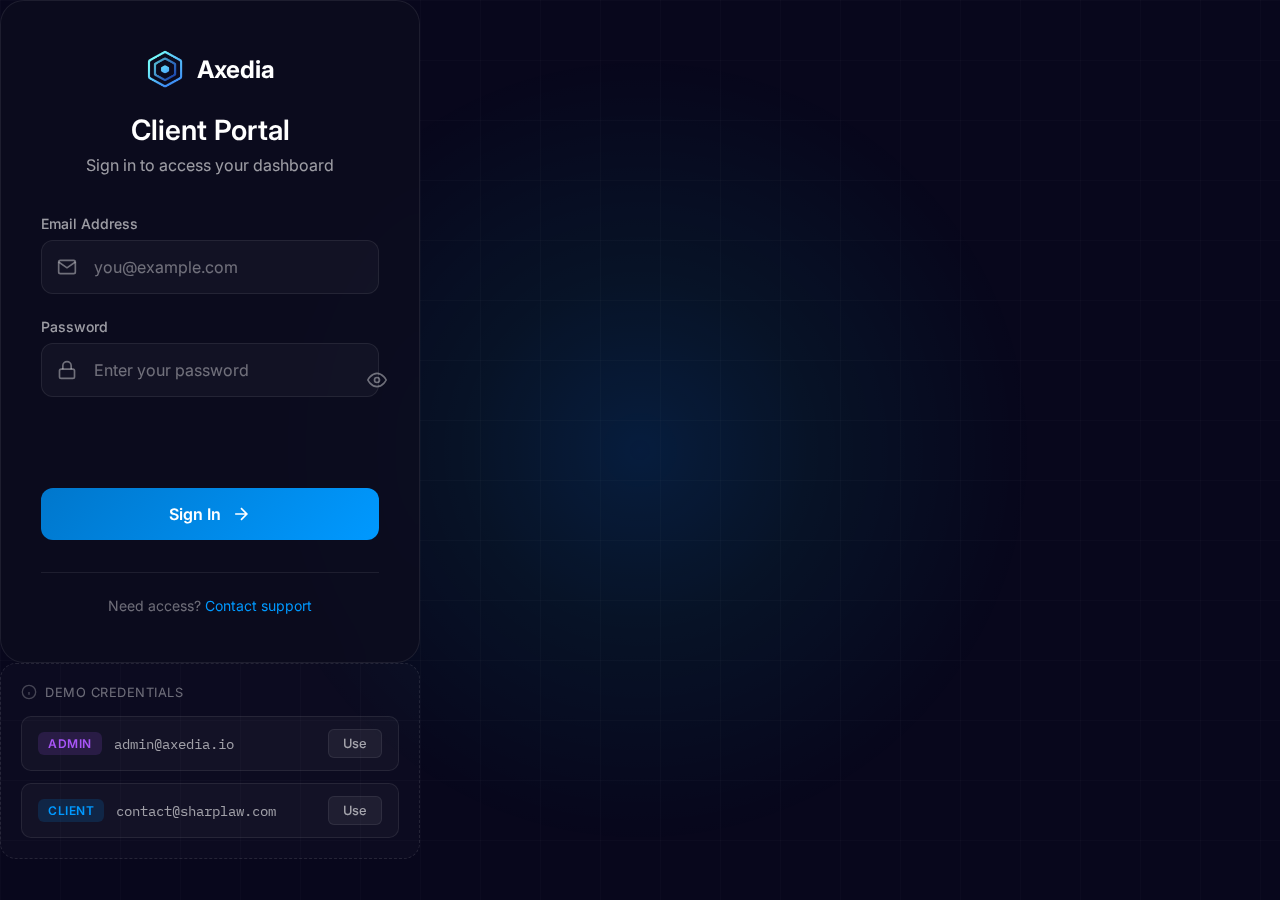
<file: login.html>
<!DOCTYPE html>
<html lang="en">
<head>
    <meta charset="UTF-8">
    <meta name="viewport" content="width=device-width, initial-scale=1.0">

    <!-- Primary Meta Tags -->
    <title>Client Portal Login | Axedia</title>
    <meta name="title" content="Client Portal Login | Axedia">
    <meta name="description" content="Sign in to your Axedia client dashboard to track leads, view call recordings, and monitor your campaign performance in real-time.">
    <meta name="robots" content="noindex, nofollow">

    <!-- Favicon -->
    <link rel="icon" type="image/png" sizes="32x32" href="/Images/logo-icon.png">
    <link rel="icon" type="image/png" sizes="16x16" href="/Images/logo-icon.png">
    <link rel="apple-touch-icon" href="/Images/logo-icon.png">

    <!-- Theme Color -->
    <meta name="theme-color" content="#0099ff">
    <meta name="msapplication-TileColor" content="#08071c">

    <link rel="stylesheet" href="login.css">
    <link rel="preconnect" href="https://fonts.googleapis.com">
    <link rel="preconnect" href="https://fonts.gstatic.com" crossorigin>
    <link href="https://fonts.googleapis.com/css2?family=Inter:wght@300;400;500;600;700&family=IBM+Plex+Mono:wght@400;500&display=swap" rel="stylesheet">
</head>
<body>
    <div class="login-container">
        <!-- Background Effects -->
        <div class="login-bg-glow"></div>
        <div class="login-bg-grid"></div>

        <!-- Login Card -->
        <div class="login-card">
            <div class="login-header">
                <a href="index.html" class="logo">
                    <img src="Images/logo-icon.png" alt="Axedia" class="logo-icon-img">
                    <span class="logo-text">Axedia</span>
                </a>
                <h1>Client Portal</h1>
                <p>Sign in to access your dashboard</p>
            </div>

            <form id="loginForm" class="login-form">
                <div class="form-group">
                    <label for="email">Email Address</label>
                    <div class="input-wrapper">
                        <svg width="20" height="20" viewBox="0 0 24 24" fill="none" stroke="currentColor" stroke-width="2">
                            <path d="M4 4h16c1.1 0 2 .9 2 2v12c0 1.1-.9 2-2 2H4c-1.1 0-2-.9-2-2V6c0-1.1.9-2 2-2z"/>
                            <polyline points="22,6 12,13 2,6"/>
                        </svg>
                        <input type="email" id="email" name="email" placeholder="you@example.com" required autocomplete="email">
                    </div>
                </div>

                <div class="form-group">
                    <label for="password">Password</label>
                    <div class="input-wrapper">
                        <svg width="20" height="20" viewBox="0 0 24 24" fill="none" stroke="currentColor" stroke-width="2">
                            <rect x="3" y="11" width="18" height="11" rx="2" ry="2"/>
                            <path d="M7 11V7a5 5 0 0 1 10 0v4"/>
                        </svg>
                        <input type="password" id="password" name="password" placeholder="Enter your password" required autocomplete="current-password">
                        <button type="button" class="toggle-password" aria-label="Toggle password visibility">
                            <svg class="eye-open" width="20" height="20" viewBox="0 0 24 24" fill="none" stroke="currentColor" stroke-width="2">
                                <path d="M1 12s4-8 11-8 11 8 11 8-4 8-11 8-11-8-11-8z"/>
                                <circle cx="12" cy="12" r="3"/>
                            </svg>
                            <svg class="eye-closed" width="20" height="20" viewBox="0 0 24 24" fill="none" stroke="currentColor" stroke-width="2" style="display: none;">
                                <path d="M17.94 17.94A10.07 10.07 0 0 1 12 20c-7 0-11-8-11-8a18.45 18.45 0 0 1 5.06-5.94M9.9 4.24A9.12 9.12 0 0 1 12 4c7 0 11 8 11 8a18.5 18.5 0 0 1-2.16 3.19m-6.72-1.07a3 3 0 1 1-4.24-4.24"/>
                                <line x1="1" y1="1" x2="23" y2="23"/>
                            </svg>
                        </button>
                    </div>
                </div>

                <div class="form-error" id="formError">
                    <svg width="16" height="16" viewBox="0 0 24 24" fill="none" stroke="currentColor" stroke-width="2">
                        <circle cx="12" cy="12" r="10"/>
                        <line x1="12" y1="8" x2="12" y2="12"/>
                        <line x1="12" y1="16" x2="12.01" y2="16"/>
                    </svg>
                    <span id="errorMessage">Invalid email or password</span>
                </div>

                <button type="submit" class="btn btn-primary btn-login" id="loginBtn">
                    <span>Sign In</span>
                    <svg width="20" height="20" viewBox="0 0 24 24" fill="none" stroke="currentColor" stroke-width="2">
                        <path d="M5 12h14M12 5l7 7-7 7"/>
                    </svg>
                </button>
            </form>

            <div class="login-footer">
                <p>Need access? <a href="mailto:support@axedia.io">Contact support</a></p>
            </div>
        </div>

        <!-- Demo Credentials Card -->
        <div class="demo-card">
            <div class="demo-header">
                <svg width="16" height="16" viewBox="0 0 24 24" fill="none" stroke="currentColor" stroke-width="2">
                    <circle cx="12" cy="12" r="10"/>
                    <line x1="12" y1="16" x2="12" y2="12"/>
                    <line x1="12" y1="8" x2="12.01" y2="8"/>
                </svg>
                <span>Demo Credentials</span>
            </div>
            <div class="demo-accounts">
                <div class="demo-account" data-email="admin@axedia.io" data-password="demo123">
                    <span class="demo-role">Admin</span>
                    <span class="demo-email">admin@axedia.io</span>
                    <button class="demo-use-btn">Use</button>
                </div>
                <div class="demo-account" data-email="contact@sharplaw.com" data-password="sharp123">
                    <span class="demo-role">Client</span>
                    <span class="demo-email">contact@sharplaw.com</span>
                    <button class="demo-use-btn">Use</button>
                </div>
            </div>
        </div>
    </div>

    <script src="auth.js"></script>
    <script>
        // Toggle password visibility
        document.querySelector('.toggle-password').addEventListener('click', function() {
            const passwordInput = document.getElementById('password');
            const eyeOpen = this.querySelector('.eye-open');
            const eyeClosed = this.querySelector('.eye-closed');

            if (passwordInput.type === 'password') {
                passwordInput.type = 'text';
                eyeOpen.style.display = 'none';
                eyeClosed.style.display = 'block';
            } else {
                passwordInput.type = 'password';
                eyeOpen.style.display = 'block';
                eyeClosed.style.display = 'none';
            }
        });

        // Demo account quick fill
        document.querySelectorAll('.demo-use-btn').forEach(btn => {
            btn.addEventListener('click', function() {
                const account = this.closest('.demo-account');
                document.getElementById('email').value = account.dataset.email;
                document.getElementById('password').value = account.dataset.password;
                // Focus the submit button
                document.getElementById('loginBtn').focus();
            });
        });

        // Handle form submission
        document.getElementById('loginForm').addEventListener('submit', function(e) {
            e.preventDefault();

            const email = document.getElementById('email').value;
            const password = document.getElementById('password').value;
            const errorEl = document.getElementById('formError');
            const errorMsg = document.getElementById('errorMessage');
            const loginBtn = document.getElementById('loginBtn');

            // Reset error state
            errorEl.classList.remove('visible');
            loginBtn.classList.add('loading');
            loginBtn.disabled = true;

            // Simulate network delay
            setTimeout(() => {
                const result = Auth.login(email, password);

                if (result.success) {
                    // Redirect to dashboard
                    window.location.href = 'dashboard.html';
                } else {
                    // Show error
                    errorMsg.textContent = result.message;
                    errorEl.classList.add('visible');
                    loginBtn.classList.remove('loading');
                    loginBtn.disabled = false;
                }
            }, 500);
        });

        // Check if already logged in
        if (Auth.isLoggedIn()) {
            window.location.href = 'dashboard.html';
        }
    </script>
</body>
</html>
</file>
<file: dashboard.css>
/* ============================================
   AXEDIA CLIENT DASHBOARD
   Clean, minimal, trust-building design
   ============================================ */

/* CSS Variables */
:root {
    --bg-primary: #0a0f1c;
    --bg-secondary: #111827;
    --bg-card: #1a1f2e;
    --bg-hover: #252b3b;

    --text-primary: #ffffff;
    --text-secondary: #94a3b8;
    --text-muted: #64748b;

    --accent-cyan: #00ffff;
    --accent-blue: #0099ff;
    --gradient-start: #0077cc;
    --gradient-end: #0099ff;

    --status-new: #fbbf24;
    --status-contacted: #60a5fa;
    --status-qualified: #34d399;
    --status-transferred: #a78bfa;
    --status-signed: #10b981;
    --status-not-signed: #f87171;

    --border-color: rgba(255, 255, 255, 0.08);
    --border-light: rgba(255, 255, 255, 0.12);

    --sidebar-width: 260px;
    --header-height: 80px;

    --radius-sm: 6px;
    --radius-md: 10px;
    --radius-lg: 16px;

    --shadow-sm: 0 2px 8px rgba(0, 0, 0, 0.2);
    --shadow-md: 0 4px 20px rgba(0, 0, 0, 0.3);
    --shadow-lg: 0 8px 40px rgba(0, 0, 0, 0.4);
}

/* Reset & Base */
*, *::before, *::after {
    box-sizing: border-box;
    margin: 0;
    padding: 0;
}

html {
    font-size: 16px;
    -webkit-font-smoothing: antialiased;
    -moz-osx-font-smoothing: grayscale;
}

body {
    font-family: 'Inter', -apple-system, BlinkMacSystemFont, sans-serif;
    background: var(--bg-primary);
    color: var(--text-primary);
    line-height: 1.6;
    min-height: 100vh;
    display: flex;
}

/* ============================================
   SIDEBAR
   ============================================ */

.sidebar {
    width: var(--sidebar-width);
    height: 100vh;
    position: fixed;
    left: 0;
    top: 0;
    background: var(--bg-secondary);
    border-right: 1px solid var(--border-color);
    display: flex;
    flex-direction: column;
    z-index: 100;
}

.sidebar-header {
    padding: 24px;
    border-bottom: 1px solid var(--border-color);
}

.logo {
    display: flex;
    align-items: center;
    gap: 12px;
    text-decoration: none;
}

.logo-icon-img {
    width: 36px;
    height: 36px;
    object-fit: contain;
}

.logo-text {
    font-size: 1.25rem;
    font-weight: 600;
    color: var(--text-primary);
}

.sidebar-nav {
    flex: 1;
    padding: 16px 12px;
    display: flex;
    flex-direction: column;
    gap: 4px;
}

.nav-item {
    display: flex;
    align-items: center;
    gap: 12px;
    padding: 12px 16px;
    border-radius: var(--radius-md);
    color: var(--text-secondary);
    text-decoration: none;
    font-size: 0.9375rem;
    font-weight: 500;
    transition: all 0.2s ease;
}

.nav-item:hover {
    background: var(--bg-hover);
    color: var(--text-primary);
}

.nav-item.active {
    background: linear-gradient(135deg, rgba(0, 119, 204, 0.15), rgba(0, 153, 255, 0.15));
    color: var(--accent-cyan);
}

.nav-item.active svg {
    stroke: var(--accent-cyan);
}

.nav-item svg {
    flex-shrink: 0;
}

.sidebar-footer {
    padding: 16px;
    border-top: 1px solid var(--border-color);
    display: flex;
    align-items: center;
    gap: 12px;
}

.user-info {
    display: flex;
    align-items: center;
    gap: 12px;
    padding: 12px;
    background: var(--bg-hover);
    border-radius: var(--radius-md);
    flex: 1;
}

/* Logout Button */
.logout-btn {
    width: 40px;
    height: 40px;
    display: flex;
    align-items: center;
    justify-content: center;
    background: rgba(255, 255, 255, 0.05);
    border: 1px solid var(--border-color);
    border-radius: var(--radius-md);
    color: var(--text-muted);
    cursor: pointer;
    transition: all 0.2s ease;
}

.logout-btn:hover {
    background: rgba(248, 113, 113, 0.1);
    border-color: rgba(248, 113, 113, 0.3);
    color: #f87171;
}

/* Client Selector (Admin) */
.client-selector {
    margin-top: 16px;
    padding-top: 16px;
    border-top: 1px solid var(--border-color);
}

.client-selector label {
    display: block;
    font-size: 0.75rem;
    text-transform: uppercase;
    letter-spacing: 0.5px;
    color: var(--text-muted);
    margin-bottom: 8px;
}

.client-selector select {
    width: 100%;
    padding: 10px 12px;
    background: var(--bg-hover);
    border: 1px solid var(--border-color);
    border-radius: var(--radius-md);
    color: var(--text-primary);
    font-family: inherit;
    font-size: 0.875rem;
    cursor: pointer;
    transition: all 0.2s ease;
}

.client-selector select:hover {
    border-color: var(--accent-blue);
}

.client-selector select:focus {
    outline: none;
    border-color: var(--accent-blue);
    box-shadow: 0 0 0 3px rgba(0, 153, 255, 0.15);
}

.client-selector select option {
    background: var(--bg-secondary);
    color: var(--text-primary);
}

.user-avatar {
    width: 40px;
    height: 40px;
    background: linear-gradient(135deg, var(--gradient-start), var(--gradient-end));
    border-radius: 50%;
    display: flex;
    align-items: center;
    justify-content: center;
    font-weight: 600;
    font-size: 0.875rem;
}

.user-details {
    display: flex;
    flex-direction: column;
}

.user-name {
    font-size: 0.875rem;
    font-weight: 600;
    color: var(--text-primary);
}

.user-role {
    font-size: 0.75rem;
    color: var(--text-muted);
}

/* ============================================
   MAIN CONTENT
   ============================================ */

.main-content {
    flex: 1;
    margin-left: var(--sidebar-width);
    min-height: 100vh;
    padding: 24px 32px;
}

/* Dashboard Header */
.dashboard-header {
    display: flex;
    justify-content: space-between;
    align-items: flex-start;
    margin-bottom: 32px;
}

.header-left {
    display: flex;
    flex-direction: column;
    gap: 4px;
}

.page-title {
    font-size: 1.75rem;
    font-weight: 600;
    color: var(--text-primary);
}

.page-subtitle {
    font-size: 0.9375rem;
    color: var(--text-secondary);
}

.header-right {
    display: flex;
    align-items: center;
    gap: 16px;
}

.date-filter select {
    padding: 10px 16px;
    background: var(--bg-secondary);
    border: 1px solid var(--border-light);
    border-radius: var(--radius-md);
    color: var(--text-primary);
    font-size: 0.875rem;
    cursor: pointer;
    outline: none;
    transition: border-color 0.2s;
}

.date-filter select:hover,
.date-filter select:focus {
    border-color: var(--accent-cyan);
}

/* Dashboard Sections */
.dashboard-section {
    display: none;
}

.dashboard-section.active {
    display: block;
}

/* ============================================
   STATS GRID
   ============================================ */

.stats-grid {
    display: grid;
    grid-template-columns: repeat(5, 1fr);
    gap: 20px;
    margin-bottom: 32px;
}

.stat-card {
    background: var(--bg-card);
    border: 1px solid var(--border-color);
    border-radius: var(--radius-lg);
    padding: 24px;
    transition: all 0.3s ease;
}

.stat-card:hover {
    border-color: var(--border-light);
    transform: translateY(-2px);
}

.stat-header {
    display: flex;
    justify-content: space-between;
    align-items: flex-start;
    margin-bottom: 16px;
}

.stat-label {
    font-size: 0.875rem;
    color: var(--text-secondary);
    font-weight: 500;
}

.stat-icon {
    width: 40px;
    height: 40px;
    background: rgba(0, 255, 255, 0.1);
    border-radius: var(--radius-md);
    display: flex;
    align-items: center;
    justify-content: center;
}

.stat-icon svg {
    stroke: var(--accent-cyan);
}

.stat-icon.qualified {
    background: rgba(52, 211, 153, 0.1);
}
.stat-icon.qualified svg {
    stroke: var(--status-qualified);
}

.stat-icon.transfers {
    background: rgba(167, 139, 250, 0.1);
}
.stat-icon.transfers svg {
    stroke: var(--status-transferred);
}

.stat-icon.signed {
    background: rgba(16, 185, 129, 0.1);
}
.stat-icon.signed svg {
    stroke: var(--status-signed);
}

.stat-icon.cost {
    background: rgba(0, 153, 255, 0.1);
}
.stat-icon.cost svg {
    stroke: var(--accent-blue);
}

.stat-value {
    font-size: 2rem;
    font-weight: 700;
    color: var(--text-primary);
    margin-bottom: 8px;
}

.stat-change {
    display: flex;
    align-items: center;
    gap: 6px;
    font-size: 0.8125rem;
}

.stat-change.positive {
    color: var(--status-signed);
}

.stat-change.negative {
    color: var(--status-not-signed);
}

/* ============================================
   CARDS
   ============================================ */

.card {
    background: var(--bg-card);
    border: 1px solid var(--border-color);
    border-radius: var(--radius-lg);
    overflow: hidden;
}

.card-header {
    display: flex;
    justify-content: space-between;
    align-items: center;
    padding: 20px 24px;
    border-bottom: 1px solid var(--border-color);
}

.card-title {
    font-size: 1.125rem;
    font-weight: 600;
    color: var(--text-primary);
}

.view-all {
    font-size: 0.875rem;
    color: var(--accent-cyan);
    text-decoration: none;
    font-weight: 500;
    transition: opacity 0.2s;
}

.view-all:hover {
    opacity: 0.8;
}

/* ============================================
   DATA TABLE
   ============================================ */

.table-wrapper {
    overflow-x: auto;
}

.data-table {
    width: 100%;
    border-collapse: collapse;
}

.data-table th,
.data-table td {
    padding: 16px 24px;
    text-align: left;
}

.data-table th {
    font-size: 0.75rem;
    font-weight: 600;
    text-transform: uppercase;
    letter-spacing: 0.05em;
    color: var(--text-muted);
    background: var(--bg-secondary);
    border-bottom: 1px solid var(--border-color);
}

.data-table td {
    font-size: 0.9375rem;
    border-bottom: 1px solid var(--border-color);
}

.data-table tr:hover td {
    background: var(--bg-hover);
}

.data-table tr:last-child td {
    border-bottom: none;
}

.lead-name {
    font-weight: 500;
    color: var(--text-primary);
}

.lead-phone,
.lead-email {
    font-family: 'IBM Plex Mono', monospace;
    font-size: 0.875rem;
    color: var(--text-secondary);
}

.lead-date {
    color: var(--text-muted);
    font-size: 0.875rem;
}

/* Source Tags */
.source-tag {
    display: inline-block;
    padding: 4px 10px;
    background: rgba(0, 153, 255, 0.15);
    color: var(--accent-blue);
    font-size: 0.75rem;
    font-weight: 500;
    border-radius: 20px;
}

/* Status Tags */
.status-tag {
    display: inline-flex;
    align-items: center;
    padding: 5px 12px;
    font-size: 0.75rem;
    font-weight: 600;
    border-radius: 20px;
    text-transform: uppercase;
    letter-spacing: 0.02em;
}

.status-new {
    background: rgba(251, 191, 36, 0.15);
    color: var(--status-new);
}

.status-contacted {
    background: rgba(96, 165, 250, 0.15);
    color: var(--status-contacted);
}

.status-qualified {
    background: rgba(52, 211, 153, 0.15);
    color: var(--status-qualified);
}

.status-transferred {
    background: rgba(167, 139, 250, 0.15);
    color: var(--status-transferred);
}

.status-signed {
    background: rgba(16, 185, 129, 0.15);
    color: var(--status-signed);
}

.status-not-signed {
    background: rgba(248, 113, 113, 0.15);
    color: var(--status-not-signed);
}

/* Action Buttons */
.actions {
    display: flex;
    gap: 8px;
}

.btn-icon {
    width: 32px;
    height: 32px;
    display: flex;
    align-items: center;
    justify-content: center;
    background: transparent;
    border: 1px solid var(--border-light);
    border-radius: var(--radius-sm);
    color: var(--text-secondary);
    cursor: pointer;
    transition: all 0.2s;
}

.btn-icon:hover {
    background: var(--bg-hover);
    color: var(--accent-cyan);
    border-color: var(--accent-cyan);
}

.btn-icon.disabled {
    opacity: 0.3;
    cursor: not-allowed;
}

.btn-icon.disabled:hover {
    background: transparent;
    color: var(--text-secondary);
    border-color: var(--border-light);
}

/* Pagination */
.table-pagination {
    display: flex;
    justify-content: space-between;
    align-items: center;
    padding: 16px 24px;
    border-top: 1px solid var(--border-color);
}

.pagination-info {
    font-size: 0.875rem;
    color: var(--text-muted);
}

.pagination-controls {
    display: flex;
    align-items: center;
    gap: 4px;
}

.btn-pagination {
    min-width: 36px;
    height: 36px;
    padding: 0 12px;
    display: flex;
    align-items: center;
    justify-content: center;
    background: transparent;
    border: 1px solid var(--border-light);
    border-radius: var(--radius-sm);
    color: var(--text-secondary);
    font-size: 0.875rem;
    cursor: pointer;
    transition: all 0.2s;
}

.btn-pagination:hover:not(:disabled) {
    background: var(--bg-hover);
    color: var(--text-primary);
}

.btn-pagination.active {
    background: linear-gradient(135deg, var(--gradient-start), var(--gradient-end));
    border-color: transparent;
    color: var(--text-primary);
}

.btn-pagination:disabled {
    opacity: 0.3;
    cursor: not-allowed;
}

.pagination-ellipsis {
    color: var(--text-muted);
    padding: 0 8px;
}

/* ============================================
   SECTION CONTROLS & FILTERS
   ============================================ */

.section-controls {
    display: flex;
    justify-content: space-between;
    align-items: center;
    margin-bottom: 24px;
}

.filters {
    display: flex;
    gap: 16px;
    align-items: center;
}

.filter-group {
    display: flex;
    flex-direction: column;
    gap: 6px;
}

.filter-group label {
    font-size: 0.75rem;
    color: var(--text-muted);
    text-transform: uppercase;
    letter-spacing: 0.05em;
}

.filter-group select {
    padding: 10px 16px;
    background: var(--bg-secondary);
    border: 1px solid var(--border-light);
    border-radius: var(--radius-md);
    color: var(--text-primary);
    font-size: 0.875rem;
    cursor: pointer;
    outline: none;
    min-width: 160px;
}

.filter-group select:focus {
    border-color: var(--accent-cyan);
}

.search-box {
    display: flex;
    align-items: center;
    gap: 10px;
    padding: 10px 16px;
    background: var(--bg-secondary);
    border: 1px solid var(--border-light);
    border-radius: var(--radius-md);
    min-width: 280px;
}

.search-box svg {
    color: var(--text-muted);
    flex-shrink: 0;
}

.search-box input {
    flex: 1;
    background: transparent;
    border: none;
    outline: none;
    color: var(--text-primary);
    font-size: 0.875rem;
}

.search-box input::placeholder {
    color: var(--text-muted);
}

/* Buttons */
.btn {
    display: inline-flex;
    align-items: center;
    gap: 8px;
    padding: 10px 20px;
    font-size: 0.875rem;
    font-weight: 500;
    border-radius: var(--radius-md);
    cursor: pointer;
    transition: all 0.2s;
    text-decoration: none;
    border: none;
}

.btn-primary {
    background: linear-gradient(135deg, var(--gradient-start), var(--gradient-end));
    color: var(--text-primary);
}

.btn-primary:hover {
    opacity: 0.9;
    transform: translateY(-1px);
}

.btn-secondary {
    background: var(--bg-secondary);
    border: 1px solid var(--border-light);
    color: var(--text-primary);
}

.btn-secondary:hover {
    background: var(--bg-hover);
    border-color: var(--accent-cyan);
}

.btn-sm {
    padding: 8px 16px;
    font-size: 0.8125rem;
}

/* ============================================
   CALLS SECTION
   ============================================ */

.calls-list {
    padding: 8px 0;
}

.call-item {
    display: flex;
    justify-content: space-between;
    align-items: center;
    padding: 20px 24px;
    border-bottom: 1px solid var(--border-color);
    transition: background 0.2s;
}

.call-item:last-child {
    border-bottom: none;
}

.call-item:hover {
    background: var(--bg-hover);
}

.call-info {
    display: flex;
    flex-direction: column;
    gap: 8px;
}

.call-lead {
    display: flex;
    align-items: center;
    gap: 16px;
}

.call-name {
    font-weight: 500;
    color: var(--text-primary);
}

.call-phone {
    font-family: 'IBM Plex Mono', monospace;
    font-size: 0.875rem;
    color: var(--text-secondary);
}

.call-meta {
    display: flex;
    align-items: center;
    gap: 16px;
}

.call-date {
    font-size: 0.8125rem;
    color: var(--text-muted);
}

.call-duration {
    font-family: 'IBM Plex Mono', monospace;
    font-size: 0.8125rem;
    color: var(--text-secondary);
    padding: 2px 8px;
    background: var(--bg-secondary);
    border-radius: 4px;
}

.call-player {
    display: flex;
    align-items: center;
    gap: 16px;
}

.play-btn {
    width: 44px;
    height: 44px;
    display: flex;
    align-items: center;
    justify-content: center;
    background: linear-gradient(135deg, var(--gradient-start), var(--gradient-end));
    border: none;
    border-radius: 50%;
    color: var(--text-primary);
    cursor: pointer;
    transition: all 0.2s;
}

.play-btn:hover {
    transform: scale(1.05);
    box-shadow: 0 0 20px rgba(0, 153, 255, 0.4);
}

.waveform {
    display: flex;
    align-items: center;
    gap: 3px;
    height: 40px;
    padding: 0 16px;
}

.waveform-bar {
    width: 4px;
    background: linear-gradient(to top, var(--gradient-start), var(--gradient-end));
    border-radius: 2px;
    opacity: 0.6;
}

.transcript-btn {
    display: flex;
    align-items: center;
    gap: 6px;
    padding: 8px 16px;
    background: var(--bg-secondary);
    border: 1px solid var(--border-light);
    border-radius: var(--radius-md);
    color: var(--text-secondary);
    font-size: 0.8125rem;
    cursor: pointer;
    transition: all 0.2s;
}

.transcript-btn:hover {
    background: var(--bg-hover);
    color: var(--accent-cyan);
    border-color: var(--accent-cyan);
}

/* ============================================
   COMPLIANCE SECTION
   ============================================ */

.compliance-grid {
    display: grid;
    grid-template-columns: 1fr 1fr;
    gap: 24px;
}

.compliance-info {
    padding: 24px;
}

.compliance-intro {
    font-size: 0.9375rem;
    color: var(--text-secondary);
    margin-bottom: 24px;
    line-height: 1.7;
}

.compliance-checklist {
    display: flex;
    flex-direction: column;
    gap: 16px;
}

.compliance-item {
    display: flex;
    gap: 16px;
    padding: 16px;
    background: var(--bg-secondary);
    border-radius: var(--radius-md);
    border: 1px solid var(--border-color);
}

.compliance-icon {
    width: 40px;
    height: 40px;
    display: flex;
    align-items: center;
    justify-content: center;
    background: rgba(16, 185, 129, 0.1);
    border-radius: var(--radius-md);
    flex-shrink: 0;
}

.compliance-icon svg {
    stroke: var(--status-signed);
}

.compliance-content h4 {
    font-size: 0.9375rem;
    font-weight: 600;
    color: var(--text-primary);
    margin-bottom: 4px;
}

.compliance-content p {
    font-size: 0.8125rem;
    color: var(--text-muted);
}

/* Consent Example */
.consent-example {
    padding: 24px;
    display: grid;
    grid-template-columns: 1fr 1fr;
    gap: 16px;
}

.consent-field {
    display: flex;
    flex-direction: column;
    gap: 6px;
}

.consent-field.full-width {
    grid-column: 1 / -1;
}

.consent-label {
    font-size: 0.75rem;
    color: var(--text-muted);
    text-transform: uppercase;
    letter-spacing: 0.05em;
}

.consent-value {
    font-size: 0.9375rem;
    color: var(--text-primary);
}

.consent-text {
    font-size: 0.875rem;
    color: var(--text-secondary);
    font-style: italic;
    line-height: 1.6;
    padding: 12px;
    background: var(--bg-secondary);
    border-radius: var(--radius-sm);
    border-left: 3px solid var(--accent-cyan);
}

.consent-confirmed {
    display: inline-flex;
    align-items: center;
    gap: 6px;
    color: var(--status-signed);
    font-weight: 500;
}

/* ============================================
   REPORTS SECTION
   ============================================ */

.reports-grid {
    display: grid;
    grid-template-columns: 1fr 1fr;
    gap: 24px;
}

.reports-list {
    padding: 8px 0;
}

.report-item {
    display: flex;
    align-items: center;
    gap: 16px;
    padding: 20px 24px;
    border-bottom: 1px solid var(--border-color);
}

.report-item:last-child {
    border-bottom: none;
}

.report-icon {
    width: 48px;
    height: 48px;
    display: flex;
    align-items: center;
    justify-content: center;
    background: rgba(0, 153, 255, 0.1);
    border-radius: var(--radius-md);
    flex-shrink: 0;
}

.report-icon svg {
    stroke: var(--accent-blue);
}

.report-info {
    flex: 1;
}

.report-info h4 {
    font-size: 0.9375rem;
    font-weight: 600;
    color: var(--text-primary);
    margin-bottom: 4px;
}

.report-info p {
    font-size: 0.8125rem;
    color: var(--text-secondary);
    margin-bottom: 4px;
}

.report-date {
    font-size: 0.75rem;
    color: var(--text-muted);
}

/* Archive List */
.archive-list {
    padding: 8px 0;
}

.archive-item {
    display: flex;
    align-items: center;
    padding: 16px 24px;
    border-bottom: 1px solid var(--border-color);
    transition: background 0.2s;
}

.archive-item:last-child {
    border-bottom: none;
}

.archive-item:hover {
    background: var(--bg-hover);
}

.archive-name {
    flex: 1;
    font-size: 0.9375rem;
    color: var(--text-primary);
}

.archive-date {
    font-size: 0.8125rem;
    color: var(--text-muted);
    margin-right: 16px;
}

/* ============================================
   MODAL
   ============================================ */

.modal {
    display: none;
    position: fixed;
    top: 0;
    left: 0;
    right: 0;
    bottom: 0;
    z-index: 1000;
}

.modal.active {
    display: flex;
    align-items: center;
    justify-content: center;
}

.modal-overlay {
    position: absolute;
    top: 0;
    left: 0;
    right: 0;
    bottom: 0;
    background: rgba(0, 0, 0, 0.7);
    backdrop-filter: blur(4px);
}

.modal-content {
    position: relative;
    width: 90%;
    max-width: 700px;
    max-height: 90vh;
    background: var(--bg-card);
    border: 1px solid var(--border-color);
    border-radius: var(--radius-lg);
    overflow: hidden;
    display: flex;
    flex-direction: column;
}

.modal-header {
    display: flex;
    justify-content: space-between;
    align-items: center;
    padding: 20px 24px;
    border-bottom: 1px solid var(--border-color);
}

.modal-header h3 {
    font-size: 1.25rem;
    font-weight: 600;
}

.modal-close {
    width: 36px;
    height: 36px;
    display: flex;
    align-items: center;
    justify-content: center;
    background: transparent;
    border: none;
    color: var(--text-secondary);
    cursor: pointer;
    border-radius: var(--radius-sm);
    transition: all 0.2s;
}

.modal-close:hover {
    background: var(--bg-hover);
    color: var(--text-primary);
}

.modal-body {
    padding: 24px;
    overflow-y: auto;
}

.lead-detail-grid {
    display: grid;
    grid-template-columns: 1fr 1fr;
    gap: 24px;
    margin-bottom: 24px;
}

.lead-detail-section {
    margin-bottom: 24px;
}

.lead-detail-section:last-child {
    margin-bottom: 0;
}

.lead-detail-section h4 {
    font-size: 0.875rem;
    font-weight: 600;
    color: var(--text-muted);
    text-transform: uppercase;
    letter-spacing: 0.05em;
    margin-bottom: 16px;
    padding-bottom: 8px;
    border-bottom: 1px solid var(--border-color);
}

.detail-field {
    display: flex;
    justify-content: space-between;
    align-items: center;
    padding: 8px 0;
}

.detail-label {
    font-size: 0.875rem;
    color: var(--text-muted);
}

.detail-value {
    font-size: 0.9375rem;
    color: var(--text-primary);
    font-weight: 500;
}

.modal-player {
    display: flex;
    align-items: center;
    gap: 16px;
    padding: 16px;
    background: var(--bg-secondary);
    border-radius: var(--radius-md);
}

.modal-player .duration {
    font-family: 'IBM Plex Mono', monospace;
    font-size: 0.875rem;
    color: var(--text-muted);
}

.transcript-content {
    padding: 16px;
    background: var(--bg-secondary);
    border-radius: var(--radius-md);
    max-height: 200px;
    overflow-y: auto;
}

.transcript-content p {
    margin-bottom: 12px;
    font-size: 0.875rem;
    color: var(--text-secondary);
    line-height: 1.6;
}

.transcript-content p:last-child {
    margin-bottom: 0;
}

.transcript-content strong {
    color: var(--text-primary);
}

.compliance-mini {
    background: var(--bg-secondary);
    border-radius: var(--radius-md);
    padding: 16px;
}

.compliance-mini .detail-field {
    padding: 6px 0;
}

/* ============================================
   RESPONSIVE
   ============================================ */

@media (max-width: 1400px) {
    .stats-grid {
        grid-template-columns: repeat(3, 1fr);
    }
}

@media (max-width: 1200px) {
    .compliance-grid,
    .reports-grid {
        grid-template-columns: 1fr;
    }
}

@media (max-width: 1024px) {
    .sidebar {
        transform: translateX(-100%);
        transition: transform 0.3s ease;
    }

    .sidebar.open {
        transform: translateX(0);
    }

    .main-content {
        margin-left: 0;
    }

    .stats-grid {
        grid-template-columns: repeat(2, 1fr);
    }
}

@media (max-width: 768px) {
    .main-content {
        padding: 16px;
    }

    .dashboard-header {
        flex-direction: column;
        gap: 16px;
    }

    .stats-grid {
        grid-template-columns: 1fr;
    }

    .section-controls {
        flex-direction: column;
        gap: 16px;
        align-items: stretch;
    }

    .filters {
        flex-wrap: wrap;
    }

    .search-box {
        min-width: 100%;
    }

    .lead-detail-grid {
        grid-template-columns: 1fr;
    }

    .call-item {
        flex-direction: column;
        align-items: flex-start;
        gap: 16px;
    }

    .call-player {
        width: 100%;
    }

    .consent-example {
        grid-template-columns: 1fr;
    }
}
</file>
<file: landing.css>
/* Landing Page Specific Styles */
/* Overrides and additions for the sales-focused landing page */

/* ==================== */
/* HERO SECTION LANDING */
/* ==================== */

.hero-landing {
    min-height: 100vh;
    padding-top: 100px;
}

.hero-badge-urgent {
    background: linear-gradient(135deg, rgba(239, 68, 68, 0.2), rgba(239, 68, 68, 0.1));
    border: 1px solid rgba(239, 68, 68, 0.3);
    color: #fca5a5;
    animation: urgentPulse 2s ease-in-out infinite;
}

.badge-pulse {
    width: 8px;
    height: 8px;
    background: #ef4444;
    border-radius: 50%;
    margin-right: 8px;
    animation: pulseDot 1.5s ease-in-out infinite;
}

@keyframes pulseDot {
    0%, 100% { opacity: 1; transform: scale(1); }
    50% { opacity: 0.5; transform: scale(1.2); }
}

@keyframes urgentPulse {
    0%, 100% { box-shadow: 0 0 0 0 rgba(239, 68, 68, 0.4); }
    50% { box-shadow: 0 0 20px 5px rgba(239, 68, 68, 0.2); }
}

.hero-title-landing {
    font-size: clamp(2.2rem, 5vw, 3.8rem);
    line-height: 1.15;
}

.gradient-text-red {
    background: linear-gradient(135deg, #ef4444 0%, #f97316 100%);
    -webkit-background-clip: text;
    -webkit-text-fill-color: transparent;
    background-clip: text;
}

.hero-description-landing {
    font-size: 1.25rem;
    max-width: 700px;
    margin: 0 auto 2rem;
}

.hero-description-landing strong {
    color: #fff;
}

/* Hero Proof Bar */
.hero-proof-bar {
    display: flex;
    justify-content: center;
    align-items: center;
    gap: 2rem;
    margin-bottom: 2.5rem;
    padding: 1.5rem 2rem;
    background: rgba(255, 255, 255, 0.03);
    border: 1px solid rgba(255, 255, 255, 0.1);
    border-radius: 16px;
    backdrop-filter: blur(10px);
}

.proof-item {
    display: flex;
    flex-direction: column;
    align-items: center;
    gap: 0.25rem;
}

.proof-number {
    font-size: 1.75rem;
    font-weight: 700;
    background: linear-gradient(135deg, #00ffff, #0099ff);
    -webkit-background-clip: text;
    -webkit-text-fill-color: transparent;
    background-clip: text;
}

.proof-label {
    font-size: 0.85rem;
    color: rgba(255, 255, 255, 0.6);
    text-transform: uppercase;
    letter-spacing: 0.5px;
}

.proof-divider {
    width: 1px;
    height: 40px;
    background: rgba(255, 255, 255, 0.15);
}

/* Hero Buttons Landing */
.hero-buttons-landing {
    flex-direction: column;
    align-items: center;
    gap: 1rem;
}

.btn-xl {
    padding: 1.25rem 2.5rem;
    font-size: 1.1rem;
    font-weight: 600;
}

.btn-glow {
    box-shadow: 0 0 30px rgba(0, 153, 255, 0.4), 0 0 60px rgba(0, 153, 255, 0.2);
    animation: buttonGlow 2s ease-in-out infinite;
}

@keyframes buttonGlow {
    0%, 100% { box-shadow: 0 0 30px rgba(0, 153, 255, 0.4), 0 0 60px rgba(0, 153, 255, 0.2); }
    50% { box-shadow: 0 0 40px rgba(0, 153, 255, 0.6), 0 0 80px rgba(0, 153, 255, 0.3); }
}

.hero-microcopy {
    font-size: 0.9rem;
    color: rgba(255, 255, 255, 0.5);
    margin: 0;
}

/* Hero Trust Logos */
.hero-trust-logos {
    margin-top: 3rem;
    text-align: center;
}

.trust-label {
    display: block;
    font-size: 0.85rem;
    color: rgba(255, 255, 255, 0.4);
    text-transform: uppercase;
    letter-spacing: 1px;
    margin-bottom: 1rem;
}

.trust-logos-row {
    display: flex;
    justify-content: center;
    align-items: center;
    gap: 2.5rem;
}

.trust-logos-row img {
    height: 28px;
    width: auto;
    opacity: 0.5;
    filter: grayscale(100%);
    transition: all 0.3s ease;
}

.trust-logos-row img:hover {
    opacity: 0.8;
    filter: grayscale(0%);
}

/* Nav CTA Pulse */
.nav-cta-pulse {
    position: relative;
    display: flex;
    align-items: center;
    gap: 8px;
}

.live-dot {
    width: 8px;
    height: 8px;
    background: #22c55e;
    border-radius: 50%;
    animation: livePulse 2s ease-in-out infinite;
}

@keyframes livePulse {
    0%, 100% { box-shadow: 0 0 0 0 rgba(34, 197, 94, 0.7); }
    50% { box-shadow: 0 0 0 6px rgba(34, 197, 94, 0); }
}

/* ==================== */
/* PROBLEM SECTION */
/* ==================== */

.problem-section {
    padding: 100px 0;
    background: linear-gradient(180deg, #08071c 0%, #0d0c1e 100%);
}

.section-tag-red {
    background: linear-gradient(135deg, rgba(239, 68, 68, 0.2), rgba(239, 68, 68, 0.1));
    border-color: rgba(239, 68, 68, 0.3);
    color: #fca5a5;
}

.pain-points-grid {
    display: grid;
    grid-template-columns: repeat(2, 1fr);
    gap: 1.5rem;
    margin-bottom: 3rem;
}

.pain-card {
    background: rgba(239, 68, 68, 0.03);
    border: 1px solid rgba(239, 68, 68, 0.15);
    border-radius: 16px;
    padding: 2rem;
    transition: all 0.3s ease;
}

.pain-card:hover {
    background: rgba(239, 68, 68, 0.06);
    border-color: rgba(239, 68, 68, 0.25);
    transform: translateY(-2px);
}

.pain-icon {
    width: 56px;
    height: 56px;
    background: rgba(239, 68, 68, 0.1);
    border-radius: 12px;
    display: flex;
    align-items: center;
    justify-content: center;
    margin-bottom: 1.25rem;
    color: #f87171;
}

.pain-card h3 {
    font-size: 1.25rem;
    font-weight: 600;
    color: #fff;
    margin-bottom: 0.75rem;
}

.pain-card p {
    color: rgba(255, 255, 255, 0.6);
    line-height: 1.6;
    margin: 0;
}

.problem-cta {
    text-align: center;
    max-width: 700px;
    margin: 0 auto;
}

.problem-statement {
    font-size: 1.1rem;
    color: rgba(255, 255, 255, 0.7);
    line-height: 1.7;
    margin-bottom: 1.5rem;
}

.problem-statement strong {
    color: #fff;
}

.solution-tease {
    font-size: 1.5rem;
    font-weight: 600;
    background: linear-gradient(135deg, #00ffff, #0099ff);
    -webkit-background-clip: text;
    -webkit-text-fill-color: transparent;
    background-clip: text;
}

/* ==================== */
/* RESULTS SECTION */
/* ==================== */

.results-section {
    padding: 100px 0;
    background: #08071c;
}

.results-showcase {
    max-width: 800px;
    margin: 0 auto 3rem;
}

.result-card-featured {
    background: linear-gradient(135deg, rgba(0, 153, 255, 0.08), rgba(0, 255, 255, 0.05));
    border: 1px solid rgba(0, 153, 255, 0.2);
    border-radius: 24px;
    padding: 3rem;
}

.result-quote {
    position: relative;
    margin-bottom: 2rem;
}

.result-quote .quote-icon {
    position: absolute;
    top: -10px;
    left: -10px;
    opacity: 0.1;
    color: #0099ff;
}

.testimonial-text-featured {
    font-size: 1.25rem;
    line-height: 1.8;
    color: rgba(255, 255, 255, 0.85);
    padding-left: 40px;
}

.testimonial-text-featured strong {
    color: #00ffff;
}

.result-author {
    display: flex;
    align-items: center;
    gap: 1rem;
    padding-left: 40px;
}

.author-avatar-large {
    width: 56px;
    height: 56px;
    font-size: 1.25rem;
}

.client-logos-showcase {
    text-align: center;
    padding-top: 2rem;
    border-top: 1px solid rgba(255, 255, 255, 0.08);
}

.logos-label-large {
    font-size: 1rem;
    color: rgba(255, 255, 255, 0.5);
    text-transform: uppercase;
    letter-spacing: 1.5px;
    margin-bottom: 2rem;
}

.logos-grid-large {
    display: flex;
    flex-direction: row;
    justify-content: center;
    align-items: center;
    gap: 3rem;
    flex-wrap: wrap;
}

.logos-grid-large .logo-item img {
    height: 36px;
}

/* ==================== */
/* SOLUTION SECTION */
/* ==================== */

.solution-section {
    padding: 100px 0;
    background: linear-gradient(180deg, #08071c 0%, #0a0919 100%);
}

.solution-grid {
    display: grid;
    grid-template-columns: repeat(2, 1fr);
    gap: 1.5rem;
}

.solution-card {
    background: rgba(255, 255, 255, 0.02);
    border: 1px solid rgba(255, 255, 255, 0.08);
    border-radius: 20px;
    padding: 2.5rem;
    position: relative;
    transition: all 0.3s ease;
}

.solution-card:hover {
    background: rgba(255, 255, 255, 0.04);
    border-color: rgba(0, 153, 255, 0.3);
    transform: translateY(-4px);
}

.solution-card-highlight {
    background: linear-gradient(135deg, rgba(0, 153, 255, 0.08), rgba(0, 255, 255, 0.04));
    border-color: rgba(0, 153, 255, 0.25);
}

.solution-number {
    position: absolute;
    top: 1.5rem;
    right: 1.5rem;
    font-size: 3rem;
    font-weight: 700;
    color: rgba(0, 153, 255, 0.1);
    font-family: 'IBM Plex Mono', monospace;
}

.solution-icon {
    width: 64px;
    height: 64px;
    background: linear-gradient(135deg, rgba(0, 153, 255, 0.15), rgba(0, 255, 255, 0.1));
    border-radius: 16px;
    display: flex;
    align-items: center;
    justify-content: center;
    margin-bottom: 1.5rem;
    color: #00ffff;
}

.solution-card h3 {
    font-size: 1.35rem;
    font-weight: 600;
    color: #fff;
    margin-bottom: 1rem;
}

.solution-card p {
    color: rgba(255, 255, 255, 0.6);
    line-height: 1.7;
    margin: 0;
}

/* ==================== */
/* COMPARISON SECTION */
/* ==================== */

.comparison-section {
    padding: 100px 0;
    background: #08071c;
}

.comparison-table-landing {
    max-width: 900px;
    margin: 0 auto;
}

/* ==================== */
/* PROCESS SECTION */
/* ==================== */

.process-section {
    padding: 100px 0;
    background: linear-gradient(180deg, #08071c 0%, #0d0c1e 100%);
}

.process-steps {
    display: flex;
    align-items: flex-start;
    justify-content: center;
    gap: 0;
    flex-wrap: wrap;
    max-width: 1100px;
    margin: 0 auto;
}

.process-step {
    display: flex;
    flex-direction: column;
    align-items: center;
    text-align: center;
    max-width: 200px;
}

.step-number {
    width: 56px;
    height: 56px;
    background: linear-gradient(135deg, #0077cc, #0099ff);
    border-radius: 50%;
    display: flex;
    align-items: center;
    justify-content: center;
    font-size: 1.5rem;
    font-weight: 700;
    color: #fff;
    margin-bottom: 1.25rem;
    box-shadow: 0 0 30px rgba(0, 153, 255, 0.3);
}

.process-step-final .step-number {
    background: linear-gradient(135deg, #22c55e, #16a34a);
    box-shadow: 0 0 30px rgba(34, 197, 94, 0.3);
}

.step-content h3 {
    font-size: 1.1rem;
    font-weight: 600;
    color: #fff;
    margin-bottom: 0.5rem;
}

.step-content p {
    font-size: 0.9rem;
    color: rgba(255, 255, 255, 0.5);
    line-height: 1.5;
    margin: 0;
}

.process-connector {
    display: flex;
    align-items: center;
    padding-top: 18px;
    color: rgba(0, 153, 255, 0.4);
}

/* ==================== */
/* DASHBOARD LANDING */
/* ==================== */

.dashboard-preview-landing {
    background: linear-gradient(180deg, #0d0c1e 0%, #08071c 100%);
}

.dashboard-features-landing {
    display: flex;
    justify-content: center;
    gap: 3rem;
    flex-wrap: wrap;
}

.dashboard-features-landing .dashboard-feature {
    flex: 0 0 auto;
    text-align: center;
    max-width: 150px;
}

.dashboard-features-landing .dashboard-feature p {
    display: none;
}

/* ==================== */
/* OFFER SECTION */
/* ==================== */

.offer-section {
    padding: 100px 0;
    background: linear-gradient(180deg, #08071c 0%, #0a0919 100%);
}

.offer-card {
    max-width: 700px;
    margin: 0 auto;
    background: linear-gradient(135deg, rgba(0, 153, 255, 0.08), rgba(0, 255, 255, 0.04));
    border: 2px solid rgba(0, 153, 255, 0.3);
    border-radius: 32px;
    padding: 3rem;
    position: relative;
    overflow: hidden;
}

.offer-card::before {
    content: '';
    position: absolute;
    top: -50%;
    left: -50%;
    width: 200%;
    height: 200%;
    background: radial-gradient(circle, rgba(0, 153, 255, 0.1) 0%, transparent 60%);
    animation: offerGlow 4s ease-in-out infinite;
}

@keyframes offerGlow {
    0%, 100% { transform: translate(0, 0); }
    50% { transform: translate(10%, 10%); }
}

.offer-badge {
    position: absolute;
    top: -1px;
    left: 50%;
    transform: translateX(-50%);
    background: linear-gradient(135deg, #0077cc, #0099ff);
    padding: 0.5rem 1.5rem;
    border-radius: 0 0 12px 12px;
    z-index: 1;
}

.offer-badge-text {
    font-size: 0.85rem;
    font-weight: 600;
    color: #fff;
    text-transform: uppercase;
    letter-spacing: 1px;
}

.offer-content {
    position: relative;
    z-index: 1;
}

.offer-title {
    margin-top: 1rem;
}

.offer-subtitle {
    font-size: 1.1rem;
    color: rgba(255, 255, 255, 0.6);
    margin-bottom: 2rem;
}

.offer-details {
    display: flex;
    align-items: center;
    justify-content: center;
    gap: 2rem;
    margin-bottom: 2rem;
    padding: 1.5rem;
    background: rgba(0, 0, 0, 0.3);
    border-radius: 16px;
}

.price-amount-large {
    font-size: 3rem;
    font-weight: 700;
    background: linear-gradient(135deg, #00ffff, #0099ff);
    -webkit-background-clip: text;
    -webkit-text-fill-color: transparent;
    background-clip: text;
}

.price-period-large {
    display: block;
    font-size: 1rem;
    color: rgba(255, 255, 255, 0.5);
}

.offer-duration {
    padding: 0.75rem 1.5rem;
    background: rgba(0, 153, 255, 0.15);
    border: 1px solid rgba(0, 153, 255, 0.3);
    border-radius: 8px;
    font-weight: 600;
    color: #00ffff;
}

.offer-includes {
    margin-bottom: 2rem;
}

.offer-includes h4 {
    font-size: 1rem;
    font-weight: 600;
    color: #fff;
    margin-bottom: 1rem;
    text-align: center;
}

.offer-features {
    list-style: none;
    padding: 0;
    margin: 0;
}

.offer-features li {
    display: flex;
    align-items: center;
    gap: 0.75rem;
    padding: 0.75rem 0;
    color: rgba(255, 255, 255, 0.8);
    border-bottom: 1px solid rgba(255, 255, 255, 0.05);
}

.offer-features li:last-child {
    border-bottom: none;
}

.offer-features svg {
    color: #22c55e;
    flex-shrink: 0;
}

.offer-guarantee {
    display: flex;
    align-items: center;
    gap: 1rem;
    padding: 1.25rem;
    background: rgba(34, 197, 94, 0.08);
    border: 1px solid rgba(34, 197, 94, 0.2);
    border-radius: 12px;
    margin-bottom: 2rem;
}

.guarantee-icon {
    color: #22c55e;
    flex-shrink: 0;
}

.guarantee-text {
    font-size: 0.95rem;
    color: rgba(255, 255, 255, 0.8);
    line-height: 1.5;
}

.guarantee-text strong {
    color: #22c55e;
}

.offer-cta {
    text-align: center;
}

.offer-urgency {
    display: flex;
    align-items: center;
    justify-content: center;
    gap: 0.5rem;
    margin-top: 1rem;
    font-size: 0.9rem;
    color: #f97316;
}

.offer-urgency svg {
    animation: pulse 1.5s ease-in-out infinite;
}

@keyframes pulse {
    0%, 100% { opacity: 1; }
    50% { opacity: 0.5; }
}

/* ==================== */
/* FINAL CTA SECTION */
/* ==================== */

.final-cta {
    padding: 100px 0;
    background: linear-gradient(180deg, #0a0919 0%, #08071c 100%);
    text-align: center;
}

.final-cta-content {
    max-width: 700px;
    margin: 0 auto;
}

.final-cta-title {
    font-size: clamp(1.75rem, 4vw, 2.5rem);
    font-weight: 700;
    color: #fff;
    margin-bottom: 1rem;
}

.final-cta-text {
    font-size: 1.15rem;
    color: rgba(255, 255, 255, 0.6);
    line-height: 1.7;
    margin-bottom: 2rem;
}

.final-trust-elements {
    display: flex;
    justify-content: center;
    gap: 2rem;
    margin-top: 1.5rem;
}

.trust-element {
    display: flex;
    align-items: center;
    gap: 0.5rem;
    font-size: 0.9rem;
    color: rgba(255, 255, 255, 0.5);
}

.trust-element svg {
    color: #22c55e;
}

/* ==================== */
/* FAQ LANDING */
/* ==================== */

.faq-landing {
    padding-bottom: 60px;
}

/* ==================== */
/* FOOTER LANDING */
/* ==================== */

.footer-cta {
    display: flex;
    align-items: center;
}

/* ==================== */
/* RESPONSIVE */
/* ==================== */

@media (max-width: 992px) {
    .pain-points-grid {
        grid-template-columns: 1fr;
    }

    .solution-grid {
        grid-template-columns: 1fr;
    }

    .process-steps {
        flex-direction: column;
        align-items: center;
        gap: 2rem;
    }

    .process-connector {
        transform: rotate(90deg);
        padding: 0;
    }

    .process-step {
        max-width: 300px;
    }
}

@media (max-width: 768px) {
    .hero-proof-bar {
        flex-direction: column;
        gap: 1.5rem;
        padding: 1.25rem;
    }

    .proof-divider {
        width: 60px;
        height: 1px;
    }

    .trust-logos-row {
        gap: 1.5rem;
    }

    .trust-logos-row img {
        height: 22px;
    }

    .offer-details {
        flex-direction: column;
        gap: 1rem;
    }

    .final-trust-elements {
        flex-direction: column;
        gap: 1rem;
    }

    .dashboard-features-landing {
        gap: 1.5rem;
    }

    .logos-grid-large {
        gap: 2rem;
    }
}

@media (max-width: 480px) {
    .hero-title-landing {
        font-size: 1.75rem;
    }

    .hero-description-landing {
        font-size: 1rem;
    }

    .btn-xl {
        padding: 1rem 2rem;
        font-size: 1rem;
    }

    .price-amount-large {
        font-size: 2.5rem;
    }

    .offer-card {
        padding: 2rem 1.5rem;
    }
}
</file>
<file: login.css>
/* Login Page Styles */

:root {
    --color-bg: #08071c;
    --color-surface: #0d0c1e;
    --color-border: rgba(255, 255, 255, 0.08);
    --color-text: #ffffff;
    --color-text-muted: rgba(255, 255, 255, 0.6);
    --color-text-subtle: rgba(255, 255, 255, 0.4);
    --color-accent: #00ffff;
    --color-primary: #0099ff;
    --color-error: #ef4444;
    --color-success: #22c55e;
    --font-sans: 'Inter', -apple-system, BlinkMacSystemFont, sans-serif;
    --font-mono: 'IBM Plex Mono', monospace;
}

* {
    margin: 0;
    padding: 0;
    box-sizing: border-box;
}

body {
    font-family: var(--font-sans);
    background: var(--color-bg);
    color: var(--color-text);
    min-height: 100vh;
    overflow-x: hidden;
}

/* Split Layout */
.login-page {
    display: flex;
    min-height: 100vh;
    position: relative;
}

/* Left Panel - Login */
.login-panel {
    flex: 0 0 50%;
    display: flex;
    align-items: center;
    justify-content: center;
    padding: 40px;
    position: relative;
    z-index: 2;
}

.login-panel-inner {
    width: 100%;
    max-width: 420px;
    display: flex;
    flex-direction: column;
    gap: 24px;
}

/* Right Panel - Preview */
.preview-panel {
    flex: 0 0 50%;
    background: linear-gradient(135deg, rgba(0, 153, 255, 0.08) 0%, rgba(0, 255, 255, 0.03) 100%);
    border-left: 1px solid var(--color-border);
    display: flex;
    align-items: center;
    justify-content: center;
    padding: 60px 40px;
    position: relative;
    overflow: hidden;
}

.preview-panel::before {
    content: '';
    position: absolute;
    top: 0;
    left: 0;
    right: 0;
    bottom: 0;
    background-image:
        linear-gradient(rgba(255, 255, 255, 0.015) 1px, transparent 1px),
        linear-gradient(90deg, rgba(255, 255, 255, 0.015) 1px, transparent 1px);
    background-size: 40px 40px;
    pointer-events: none;
}

.preview-content {
    position: relative;
    z-index: 1;
    max-width: 520px;
    width: 100%;
}

.preview-badge {
    display: inline-flex;
    align-items: center;
    gap: 8px;
    padding: 8px 16px;
    background: rgba(0, 153, 255, 0.1);
    border: 1px solid rgba(0, 153, 255, 0.2);
    border-radius: 100px;
    font-size: 0.8rem;
    font-weight: 500;
    color: var(--color-primary);
    margin-bottom: 24px;
}

.preview-badge svg {
    color: var(--color-primary);
}

.preview-title {
    font-size: 2rem;
    font-weight: 700;
    color: var(--color-text);
    line-height: 1.2;
    margin-bottom: 12px;
}

.preview-subtitle {
    font-size: 1rem;
    color: var(--color-text-muted);
    line-height: 1.6;
    margin-bottom: 32px;
}

.preview-image-wrapper {
    position: relative;
    margin-bottom: 32px;
    border-radius: 12px;
    overflow: hidden;
}

.preview-image {
    width: 100%;
    height: auto;
    display: block;
    border-radius: 12px;
    border: 1px solid var(--color-border);
    box-shadow: 0 20px 60px rgba(0, 0, 0, 0.4);
}

.preview-image-glow {
    position: absolute;
    bottom: -50%;
    left: 50%;
    transform: translateX(-50%);
    width: 80%;
    height: 100%;
    background: radial-gradient(ellipse, rgba(0, 153, 255, 0.3) 0%, transparent 70%);
    pointer-events: none;
}

.preview-features {
    display: flex;
    flex-direction: column;
    gap: 16px;
}

.preview-feature {
    display: flex;
    align-items: flex-start;
    gap: 16px;
    padding: 16px;
    background: rgba(255, 255, 255, 0.03);
    border: 1px solid var(--color-border);
    border-radius: 12px;
    transition: all 0.2s ease;
}

.preview-feature:hover {
    background: rgba(255, 255, 255, 0.05);
    border-color: rgba(0, 153, 255, 0.2);
}

.feature-icon {
    flex-shrink: 0;
    width: 40px;
    height: 40px;
    display: flex;
    align-items: center;
    justify-content: center;
    background: rgba(0, 153, 255, 0.1);
    border-radius: 10px;
    color: var(--color-primary);
}

.feature-text {
    display: flex;
    flex-direction: column;
    gap: 4px;
}

.feature-title {
    font-size: 0.95rem;
    font-weight: 600;
    color: var(--color-text);
}

.feature-desc {
    font-size: 0.85rem;
    color: var(--color-text-muted);
}

/* Background Effects */
.login-bg-glow {
    position: fixed;
    top: 50%;
    left: 50%;
    transform: translate(-50%, -50%);
    width: 800px;
    height: 800px;
    background: radial-gradient(ellipse, rgba(0, 153, 255, 0.15) 0%, rgba(0, 255, 255, 0.05) 30%, transparent 70%);
    pointer-events: none;
    z-index: 0;
}

.login-bg-grid {
    position: fixed;
    top: 0;
    left: 0;
    right: 0;
    bottom: 0;
    background-image:
        linear-gradient(rgba(255, 255, 255, 0.02) 1px, transparent 1px),
        linear-gradient(90deg, rgba(255, 255, 255, 0.02) 1px, transparent 1px);
    background-size: 60px 60px;
    pointer-events: none;
    z-index: 0;
}

/* Login Card */
.login-card {
    position: relative;
    z-index: 1;
    width: 100%;
    max-width: 420px;
    background: rgba(13, 12, 30, 0.8);
    border: 1px solid var(--color-border);
    border-radius: 24px;
    padding: 48px 40px;
    backdrop-filter: blur(20px);
}

.login-header {
    text-align: center;
    margin-bottom: 40px;
}

.login-header .logo {
    display: inline-flex;
    align-items: center;
    gap: 12px;
    text-decoration: none;
    margin-bottom: 24px;
}

.login-header .logo-icon-img {
    width: 40px;
    height: 40px;
}

.login-header .logo-text {
    font-size: 1.5rem;
    font-weight: 700;
    color: var(--color-text);
}

.login-header h1 {
    font-size: 1.75rem;
    font-weight: 600;
    color: var(--color-text);
    margin-bottom: 8px;
}

.login-header p {
    font-size: 1rem;
    color: var(--color-text-muted);
}

/* Form Styles */
.login-form {
    display: flex;
    flex-direction: column;
    gap: 24px;
}

.form-group {
    display: flex;
    flex-direction: column;
    gap: 8px;
}

.form-group label {
    font-size: 0.875rem;
    font-weight: 500;
    color: var(--color-text-muted);
}

.input-wrapper {
    position: relative;
    display: flex;
    align-items: center;
}

.input-wrapper svg {
    position: absolute;
    left: 16px;
    color: var(--color-text-subtle);
    pointer-events: none;
    transition: color 0.2s ease;
}

.input-wrapper input {
    width: 100%;
    padding: 16px 16px 16px 52px;
    background: rgba(255, 255, 255, 0.03);
    border: 1px solid var(--color-border);
    border-radius: 12px;
    font-family: var(--font-sans);
    font-size: 1rem;
    color: var(--color-text);
    transition: all 0.2s ease;
}

.input-wrapper input::placeholder {
    color: var(--color-text-subtle);
}

.input-wrapper input:focus {
    outline: none;
    border-color: var(--color-primary);
    background: rgba(0, 153, 255, 0.05);
}

.input-wrapper input:focus + svg,
.input-wrapper:focus-within svg:first-child {
    color: var(--color-primary);
}

.toggle-password {
    position: absolute;
    right: 12px;
    background: none;
    border: none;
    padding: 8px;
    cursor: pointer;
    color: var(--color-text-subtle);
    transition: color 0.2s ease;
}

.toggle-password:hover {
    color: var(--color-text-muted);
}

/* Error Message */
.form-error {
    display: flex;
    align-items: center;
    gap: 8px;
    padding: 12px 16px;
    background: rgba(239, 68, 68, 0.1);
    border: 1px solid rgba(239, 68, 68, 0.2);
    border-radius: 10px;
    color: #fca5a5;
    font-size: 0.875rem;
    opacity: 0;
    transform: translateY(-8px);
    transition: all 0.2s ease;
    pointer-events: none;
}

.form-error.visible {
    opacity: 1;
    transform: translateY(0);
    pointer-events: auto;
}

.form-error svg {
    flex-shrink: 0;
    color: var(--color-error);
}

/* Login Button */
.btn-login {
    display: flex;
    align-items: center;
    justify-content: center;
    gap: 10px;
    width: 100%;
    padding: 16px 24px;
    background: linear-gradient(135deg, #0077cc 0%, #0099ff 100%);
    border: none;
    border-radius: 12px;
    font-family: var(--font-sans);
    font-size: 1rem;
    font-weight: 600;
    color: #fff;
    cursor: pointer;
    transition: all 0.2s ease;
}

.btn-login:hover {
    transform: translateY(-2px);
    box-shadow: 0 8px 30px rgba(0, 153, 255, 0.3);
}

.btn-login:active {
    transform: translateY(0);
}

.btn-login:disabled {
    opacity: 0.7;
    cursor: not-allowed;
    transform: none;
}

.btn-login.loading span {
    opacity: 0;
}

.btn-login.loading::after {
    content: '';
    position: absolute;
    width: 20px;
    height: 20px;
    border: 2px solid rgba(255, 255, 255, 0.3);
    border-top-color: #fff;
    border-radius: 50%;
    animation: spin 0.8s linear infinite;
}

@keyframes spin {
    to { transform: rotate(360deg); }
}

/* Login Footer */
.login-footer {
    margin-top: 32px;
    text-align: center;
    padding-top: 24px;
    border-top: 1px solid var(--color-border);
}

.login-footer p {
    font-size: 0.875rem;
    color: var(--color-text-subtle);
}

.login-footer a {
    color: var(--color-primary);
    text-decoration: none;
    transition: color 0.2s ease;
}

.login-footer a:hover {
    color: var(--color-accent);
}

/* Demo Credentials Card */
.demo-card {
    position: relative;
    z-index: 1;
    width: 100%;
    max-width: 420px;
    background: rgba(255, 255, 255, 0.02);
    border: 1px dashed rgba(255, 255, 255, 0.1);
    border-radius: 16px;
    padding: 20px;
}

.demo-header {
    display: flex;
    align-items: center;
    gap: 8px;
    font-size: 0.8rem;
    color: var(--color-text-subtle);
    text-transform: uppercase;
    letter-spacing: 0.5px;
    margin-bottom: 16px;
}

.demo-header svg {
    opacity: 0.6;
}

.demo-accounts {
    display: flex;
    flex-direction: column;
    gap: 12px;
}

.demo-account {
    display: flex;
    align-items: center;
    gap: 12px;
    padding: 12px 16px;
    background: rgba(255, 255, 255, 0.03);
    border: 1px solid var(--color-border);
    border-radius: 10px;
    transition: all 0.2s ease;
}

.demo-account:hover {
    background: rgba(255, 255, 255, 0.05);
    border-color: rgba(0, 153, 255, 0.2);
}

.demo-role {
    padding: 4px 10px;
    background: rgba(0, 153, 255, 0.15);
    border-radius: 6px;
    font-size: 0.75rem;
    font-weight: 600;
    color: var(--color-primary);
    text-transform: uppercase;
    letter-spacing: 0.5px;
}

.demo-account:first-child .demo-role {
    background: rgba(168, 85, 247, 0.15);
    color: #a855f7;
}

.demo-email {
    flex: 1;
    font-size: 0.875rem;
    font-family: var(--font-mono);
    color: var(--color-text-muted);
}

.demo-use-btn {
    padding: 6px 14px;
    background: rgba(255, 255, 255, 0.05);
    border: 1px solid var(--color-border);
    border-radius: 6px;
    font-family: var(--font-sans);
    font-size: 0.8rem;
    font-weight: 500;
    color: var(--color-text-muted);
    cursor: pointer;
    transition: all 0.2s ease;
}

.demo-use-btn:hover {
    background: var(--color-primary);
    border-color: var(--color-primary);
    color: #fff;
}

/* Responsive */
@media (max-width: 1024px) {
    .login-page {
        flex-direction: column;
    }

    .login-panel {
        flex: none;
        padding: 40px 20px;
    }

    .preview-panel {
        flex: none;
        border-left: none;
        border-top: 1px solid var(--color-border);
        padding: 40px 20px;
    }

    .preview-title {
        font-size: 1.75rem;
    }
}

@media (max-width: 768px) {
    .preview-panel {
        display: none;
    }

    .login-panel {
        min-height: 100vh;
    }
}

@media (max-width: 480px) {
    .login-card {
        padding: 36px 24px;
        border-radius: 20px;
    }

    .login-header h1 {
        font-size: 1.5rem;
    }

    .demo-account {
        flex-wrap: wrap;
    }

    .demo-email {
        width: 100%;
        order: 3;
        margin-top: 4px;
        font-size: 0.8rem;
    }

    .demo-use-btn {
        margin-left: auto;
    }
}
</file>
<file: styles.css>
/* Reset and Base Styles */
*, *::before, *::after {
    margin: 0;
    padding: 0;
    box-sizing: border-box;
}

:root {
    --color-bg: #08071c;
    --color-bg-secondary: #0f0e24;
    --color-accent: #00ffff;
    --color-accent-blue: #0099ff;
    --color-accent-purple: #a855f7;
    --color-accent-pink: #ec4899;
    --color-accent-green: #22c55e;
    --color-text: #ffffff;
    --color-text-muted: rgba(255, 255, 255, 0.6);
    --color-text-subtle: rgba(255, 255, 255, 0.4);
    --color-border: rgba(255, 255, 255, 0.1);
    --color-card-bg: rgba(255, 255, 255, 0.03);
    --color-card-border: rgba(255, 255, 255, 0.08);
    --font-primary: 'Inter', -apple-system, BlinkMacSystemFont, 'Segoe UI', Roboto, sans-serif;
    --font-mono: 'IBM Plex Mono', monospace;
    --radius-sm: 8px;
    --radius-md: 12px;
    --radius-lg: 16px;
    --radius-xl: 24px;
    --shadow-glow: 0 0 40px rgba(0, 255, 255, 0.15);
    --shadow-glow-strong: 0 0 60px rgba(0, 255, 255, 0.25);
}

html {
    scroll-behavior: smooth;
}

body {
    font-family: var(--font-primary);
    background-color: var(--color-bg);
    color: var(--color-text);
    line-height: 1.6;
    overflow-x: hidden;
}

.container {
    max-width: 1200px;
    margin: 0 auto;
    padding: 0 24px;
}

/* Typography */
h1, h2, h3, h4, h5, h6 {
    font-weight: 600;
    line-height: 1.2;
}

.gradient-text {
    background: linear-gradient(135deg, var(--color-accent), var(--color-accent-blue), var(--color-accent-purple));
    -webkit-background-clip: text;
    -webkit-text-fill-color: transparent;
    background-clip: text;
}

/* Navigation */
.navbar {
    position: fixed;
    top: 0;
    left: 0;
    right: 0;
    z-index: 1000;
    padding: 16px 0;
    background: rgba(8, 7, 28, 0.8);
    backdrop-filter: blur(20px);
    border-bottom: 1px solid var(--color-border);
}

.nav-container {
    max-width: 1200px;
    margin: 0 auto;
    padding: 0 24px;
    display: flex;
    align-items: center;
    justify-content: space-between;
}

.logo {
    display: flex;
    align-items: center;
    gap: 10px;
    text-decoration: none;
    color: var(--color-text);
}

.logo-icon-svg {
    flex-shrink: 0;
    transition: transform 0.3s ease;
}

.logo-icon-img {
    width: 36px;
    height: 36px;
    flex-shrink: 0;
    transition: transform 0.3s ease;
}

.logo:hover .logo-icon-svg,
.logo:hover .logo-icon-img {
    transform: scale(1.05);
}

.logo-text {
    font-size: 1.375rem;
    font-weight: 600;
    letter-spacing: -0.02em;
    background: linear-gradient(135deg, #ffffff 0%, rgba(255, 255, 255, 0.85) 100%);
    -webkit-background-clip: text;
    -webkit-text-fill-color: transparent;
    background-clip: text;
}

.logo-icon {
    color: var(--color-accent);
    font-size: 1.5rem;
}

.nav-links {
    display: flex;
    align-items: center;
    gap: 32px;
}

.nav-links a {
    color: var(--color-text-muted);
    text-decoration: none;
    font-size: 0.95rem;
    font-weight: 500;
    transition: color 0.2s;
}

.nav-links a:hover {
    color: var(--color-accent);
}

/* Dashboard Nav Link with Badge */
.nav-link-dashboard {
    position: relative;
    display: inline-block;
}

.nav-new-badge {
    position: absolute;
    top: -8px;
    right: -20px;
    display: inline-flex;
    align-items: center;
    padding: 1px 5px;
    background: linear-gradient(135deg, #00ffff, #0099ff);
    border-radius: 4px;
    font-size: 0.5rem;
    font-weight: 700;
    text-transform: uppercase;
    letter-spacing: 0.3px;
    color: #08071c;
    animation: badgePulse 2s ease-in-out infinite;
}

@keyframes badgePulse {
    0%, 100% { box-shadow: 0 0 0 0 rgba(0, 255, 255, 0.4); }
    50% { box-shadow: 0 0 8px 2px rgba(0, 255, 255, 0.3); }
}

.nav-actions {
    display: flex;
    align-items: center;
    gap: 12px;
}

.mobile-menu-btn {
    display: none;
    flex-direction: column;
    gap: 5px;
    background: none;
    border: none;
    cursor: pointer;
    padding: 5px;
}

.mobile-menu-btn span {
    width: 24px;
    height: 2px;
    background: var(--color-text);
    border-radius: 2px;
    transition: 0.3s;
}

/* Buttons */
.btn {
    display: inline-flex;
    align-items: center;
    justify-content: center;
    gap: 8px;
    padding: 12px 24px;
    border-radius: var(--radius-md);
    font-size: 0.95rem;
    font-weight: 500;
    text-decoration: none;
    cursor: pointer;
    transition: all 0.2s;
    border: none;
    font-family: var(--font-primary);
}

.btn-primary {
    background: linear-gradient(135deg, var(--color-accent), var(--color-accent-blue));
    color: var(--color-bg);
    box-shadow: 0 4px 20px rgba(0, 255, 255, 0.3);
}

.btn-primary:hover {
    transform: translateY(-2px);
    box-shadow: 0 6px 30px rgba(0, 255, 255, 0.4);
}

.btn-secondary {
    background: rgba(255, 255, 255, 0.1);
    color: var(--color-text);
    border: 1px solid var(--color-border);
    backdrop-filter: blur(10px);
}

.btn-secondary:hover {
    background: rgba(255, 255, 255, 0.15);
    border-color: var(--color-accent);
}

.btn-ghost {
    background: transparent;
    color: var(--color-text-muted);
}

.btn-ghost:hover {
    color: var(--color-text);
}

.btn-outline {
    background: transparent;
    color: var(--color-text);
    border: 1px solid var(--color-border);
}

.btn-outline:hover {
    border-color: var(--color-accent);
    color: var(--color-accent);
}

.btn-lg {
    padding: 16px 32px;
    font-size: 1rem;
}

.btn-block {
    width: 100%;
}

/* Hero Section */
.hero {
    min-height: auto;
    display: flex;
    align-items: center;
    justify-content: center;
    padding: 145px 24px 60px;
    position: relative;
    overflow: hidden;
}

.hero-video-bg {
    position: absolute;
    top: 0;
    left: 0;
    width: 100%;
    height: 100%;
    z-index: 0;
}

.hero-video-bg video {
    width: 100%;
    height: 100%;
    object-fit: cover;
}

.hero-video-overlay {
    position: absolute;
    top: 0;
    left: 0;
    width: 100%;
    height: 100%;
    background: rgba(8, 7, 28, 0.75);
}

.hero-glow {
    position: absolute;
    top: 20%;
    left: 50%;
    transform: translateX(-50%);
    width: 800px;
    height: 600px;
    background: radial-gradient(ellipse, rgba(0, 255, 255, 0.15) 0%, rgba(0, 153, 255, 0.1) 30%, transparent 70%);
    pointer-events: none;
    z-index: 0;
}

.hero-content {
    max-width: 900px;
    text-align: center;
    position: relative;
    z-index: 1;
}

.hero-badge {
    display: inline-flex;
    align-items: center;
    gap: 8px;
    padding: 8px 16px;
    background: rgba(0, 255, 255, 0.1);
    border: 1px solid rgba(0, 255, 255, 0.2);
    border-radius: 100px;
    font-size: 0.875rem;
    color: var(--color-accent);
    margin-bottom: 24px;
}

.badge-icon {
    font-size: 1rem;
}

.hero-title {
    font-size: clamp(2.5rem, 6vw, 4rem);
    font-weight: 700;
    margin-bottom: 24px;
    letter-spacing: -0.02em;
}

.hero-description {
    font-size: 1.25rem;
    color: var(--color-text-muted);
    max-width: 750px;
    margin: 0 auto 40px;
    line-height: 1.7;
}

.hero-buttons {
    display: flex;
    align-items: center;
    justify-content: center;
    gap: 16px;
    flex-wrap: wrap;
    margin-bottom: 45px;
}

.hero-stats {
    display: flex;
    align-items: center;
    justify-content: center;
    gap: 40px;
    flex-wrap: wrap;
}

.stat {
    text-align: center;
}

.stat-value {
    display: block;
    font-size: 1.5rem;
    font-weight: 600;
    color: var(--color-accent);
    font-family: var(--font-primary);
    letter-spacing: -0.01em;
}

.stat-label {
    font-size: 0.875rem;
    color: var(--color-text-muted);
}

.stat-divider {
    width: 1px;
    height: 40px;
    background: var(--color-border);
}

/* Section Styles */
.section-header {
    text-align: center;
    margin-bottom: 60px;
}

.section-header.text-left {
    text-align: left;
}

.section-tag {
    display: inline-block;
    padding: 6px 14px;
    background: rgba(0, 255, 255, 0.1);
    border: 1px solid rgba(0, 255, 255, 0.2);
    border-radius: 100px;
    font-size: 0.8rem;
    font-weight: 500;
    color: var(--color-accent);
    text-transform: uppercase;
    letter-spacing: 0.05em;
    margin-bottom: 20px;
}

.section-title {
    font-size: clamp(2rem, 4vw, 3rem);
    font-weight: 700;
    margin-bottom: 16px;
}

.section-description {
    font-size: 1.125rem;
    color: var(--color-text-muted);
    max-width: 600px;
    margin: 0 auto;
}

.section-header.text-left .section-description {
    margin: 0;
}

/* Testimonials Section */
.testimonials {
    padding: 100px 0;
    background: var(--color-bg-secondary);
}

.testimonials-grid {
    display: grid;
    grid-template-columns: 1.5fr 1fr;
    gap: 32px;
    align-items: stretch;
}

.testimonial-card {
    padding: 40px;
    background: var(--color-card-bg);
    border: 1px solid var(--color-card-border);
    border-radius: var(--radius-xl);
    position: relative;
    display: flex;
    flex-direction: column;
    justify-content: center;
}

.testimonial-quote {
    margin-bottom: 32px;
}

.quote-icon {
    color: var(--color-accent);
    opacity: 0.3;
    margin-bottom: 20px;
}

.testimonial-text {
    font-size: 1.125rem;
    line-height: 1.8;
    color: var(--color-text);
    font-style: italic;
}

.testimonial-author {
    display: flex;
    align-items: center;
    gap: 16px;
}

.author-avatar {
    width: 56px;
    height: 56px;
    background: linear-gradient(135deg, var(--color-accent), var(--color-accent-blue));
    border-radius: 50%;
    display: flex;
    align-items: center;
    justify-content: center;
    font-weight: 600;
    color: var(--color-bg);
    font-size: 1.125rem;
}

.author-info {
    display: flex;
    flex-direction: column;
}

.author-name {
    font-weight: 600;
    font-size: 1.125rem;
}

.author-title {
    color: var(--color-text-muted);
    font-size: 0.9rem;
}

/* Client Logos Card */
.client-logos-card {
    padding: 40px;
    background: var(--color-card-bg);
    border: 1px solid var(--color-card-border);
    border-radius: var(--radius-xl);
    display: flex;
    flex-direction: column;
    justify-content: center;
    align-items: center;
}

.logos-label {
    color: var(--color-text-subtle);
    font-size: 0.85rem;
    margin-bottom: 32px;
    text-transform: uppercase;
    letter-spacing: 0.1em;
    text-align: center;
}

.logos-grid {
    display: flex;
    flex-direction: column;
    justify-content: center;
    align-items: center;
    gap: 20px;
}

.logo-item {
    opacity: 1;
    min-height: 30px;
    display: flex;
    align-items: center;
    justify-content: center;
}

.logo-item img {
    max-width: 140px;
    max-height: 45px;
    min-height: 25px;
    width: auto;
    height: auto;
    object-fit: contain;
}

/* About Section */
.about {
    padding: 100px 0;
    background: #f8f9fa;
}

.about-content {
    max-width: 100%;
}

.about .section-header.text-left {
    text-align: center;
    margin-bottom: 24px;
}

.about .section-tag {
    background: rgba(0, 153, 255, 0.1);
    border-color: rgba(0, 153, 255, 0.2);
    color: #0099ff;
}

.about .section-title {
    color: #1a1a2e;
}

.about-text {
    margin-top: 0;
    max-width: 700px;
    margin-left: auto;
    margin-right: auto;
    text-align: center;
}

.about-intro {
    font-size: 1.25rem;
    font-weight: 400;
    margin-bottom: 0;
    color: #4a4a5a;
    line-height: 1.7;
}

.about-cards {
    display: grid;
    grid-template-columns: repeat(3, 1fr);
    gap: 24px;
    margin-top: 48px;
}

.about-card {
    padding: 32px;
    background: #ffffff;
    border: 1px solid #e0e0e0;
    border-radius: var(--radius-lg);
    transition: all 0.3s;
    box-shadow: 0 2px 12px rgba(0, 0, 0, 0.04);
}

.about-card:hover {
    border-color: #0099ff;
    transform: translateY(-4px);
    box-shadow: 0 8px 30px rgba(0, 153, 255, 0.12);
}

.about-card-icon {
    width: 56px;
    height: 56px;
    display: flex;
    align-items: center;
    justify-content: center;
    background: linear-gradient(135deg, rgba(0, 153, 255, 0.1) 0%, rgba(0, 255, 255, 0.08) 100%);
    border-radius: var(--radius-lg);
    margin-bottom: 24px;
    border: 1px solid rgba(0, 153, 255, 0.2);
}

.about-card-title {
    font-size: 1.25rem;
    font-weight: 600;
    margin-bottom: 16px;
    color: #1a1a2e;
}

.about-card-text {
    font-size: 1rem;
    color: #5a5a6a;
    line-height: 1.7;
}

.about-cta {
    margin-top: 48px;
    text-align: center;
}

/* Not a Lead Vendor Section */
.not-vendor {
    padding: 100px 0;
    background: var(--color-bg);
}

.not-vendor-content {
    max-width: 1100px;
    margin: 0 auto;
}

.not-vendor-text {
    text-align: center;
    max-width: 800px;
    margin: 0 auto 60px;
}

.not-vendor-intro {
    font-size: 1.125rem;
    color: var(--color-text-muted);
    line-height: 1.7;
    margin-bottom: 16px;
}

.not-vendor-statement {
    font-size: 1.125rem;
    color: var(--color-text);
    line-height: 1.7;
}

.not-vendor-statement strong {
    color: var(--color-accent);
}

.not-vendor-comparison {
    display: grid;
    grid-template-columns: 1fr 1fr;
    gap: 32px;
}

.vendor-model {
    border-radius: var(--radius-xl);
    padding: 32px;
    position: relative;
}

.vendor-model-bad {
    background: rgba(239, 68, 68, 0.05);
    border: 1px solid rgba(239, 68, 68, 0.15);
}

.vendor-model-good {
    background: rgba(0, 255, 255, 0.05);
    border: 1px solid rgba(0, 255, 255, 0.2);
}

.vendor-model-header {
    display: flex;
    align-items: center;
    gap: 12px;
    margin-bottom: 28px;
}

.vendor-model-icon {
    width: 44px;
    height: 44px;
    border-radius: 50%;
    display: flex;
    align-items: center;
    justify-content: center;
}

.vendor-model-icon-bad {
    background: rgba(239, 68, 68, 0.15);
    color: #f87171;
}

.vendor-model-icon-good {
    background: rgba(0, 255, 255, 0.15);
    color: var(--color-accent);
}

.vendor-model-title {
    font-size: 1.25rem;
    font-weight: 600;
    color: var(--color-text);
}

.vendor-flow {
    display: flex;
    flex-direction: column;
    align-items: center;
    gap: 8px;
    margin-bottom: 28px;
}

.flow-node {
    width: 100%;
    padding: 14px 20px;
    background: rgba(255, 255, 255, 0.05);
    border: 1px solid rgba(255, 255, 255, 0.1);
    border-radius: var(--radius-md);
    text-align: center;
    font-size: 0.9rem;
    color: var(--color-text-muted);
}

.flow-node-you {
    background: rgba(239, 68, 68, 0.1);
    border-color: rgba(239, 68, 68, 0.2);
    color: #fca5a5;
}

.flow-node-axedia {
    background: linear-gradient(135deg, rgba(0, 119, 204, 0.2), rgba(0, 255, 255, 0.15));
    border-color: rgba(0, 255, 255, 0.3);
    color: var(--color-accent);
    font-weight: 600;
}

.flow-node-direct {
    background: rgba(34, 197, 94, 0.1);
    border-color: rgba(34, 197, 94, 0.3);
    color: #86efac;
    font-weight: 600;
}

.flow-arrow-down {
    color: rgba(255, 255, 255, 0.2);
}

.flow-arrow-good {
    color: var(--color-accent);
}

.vendor-problems {
    list-style: none;
    padding: 0;
    margin: 0;
}

.vendor-problems li {
    padding: 10px 0;
    color: #fca5a5;
    font-size: 0.9rem;
    border-bottom: 1px solid rgba(239, 68, 68, 0.1);
    position: relative;
    padding-left: 20px;
}

.vendor-problems li::before {
    content: '✕';
    position: absolute;
    left: 0;
    color: #f87171;
    font-size: 0.75rem;
}

.vendor-problems li:last-child {
    border-bottom: none;
}

.vendor-benefits {
    list-style: none;
    padding: 0;
    margin: 0;
}

.vendor-benefits li {
    display: flex;
    align-items: center;
    gap: 10px;
    padding: 10px 0;
    color: var(--color-text);
    font-size: 0.9rem;
    border-bottom: 1px solid rgba(0, 255, 255, 0.1);
}

.vendor-benefits li:last-child {
    border-bottom: none;
}

.vendor-benefits li svg {
    color: #22c55e;
    flex-shrink: 0;
}

@media (max-width: 768px) {
    .not-vendor-comparison {
        grid-template-columns: 1fr;
    }
}

/* Why Us / Features Section */
.why-us {
    padding: 100px 0;
    background: var(--color-bg-secondary);
}

/* Comparison Table */
.comparison-table {
    max-width: 1000px;
    margin: 0 auto;
    border-radius: var(--radius-xl);
    overflow: hidden;
    box-shadow: 0 4px 40px rgba(0, 0, 0, 0.3);
}

.comparison-header {
    display: grid;
    grid-template-columns: 1fr 1fr;
    gap: 0;
}

.comparison-header .comparison-col {
    padding: 24px 32px;
}

.comparison-header .comparison-col-bad {
    background: rgba(239, 68, 68, 0.12);
    border-bottom: 2px solid rgba(239, 68, 68, 0.3);
}

.comparison-header .comparison-col-good {
    background: linear-gradient(135deg, rgba(0, 255, 255, 0.18), rgba(0, 153, 255, 0.12));
    border-bottom: 2px solid rgba(0, 255, 255, 0.4);
}

.comparison-label {
    font-size: 1.25rem;
    font-weight: 700;
    display: block;
    text-align: center;
    letter-spacing: -0.01em;
}

.comparison-label-with-logo {
    display: flex;
    align-items: center;
    justify-content: center;
    gap: 12px;
}

.comparison-logo {
    width: 32px;
    height: 32px;
}

.comparison-col-bad .comparison-label {
    color: #ff6b6b;
}

.comparison-col-good .comparison-label {
    color: var(--color-accent);
}

.comparison-row {
    display: grid;
    grid-template-columns: 1fr 1fr;
    gap: 0;
}

.comparison-row:nth-child(odd) .comparison-col-good {
    background: rgba(0, 255, 255, 0.06);
}

.comparison-row:nth-child(odd) .comparison-col-bad {
    background: rgba(239, 68, 68, 0.04);
}

.comparison-row:nth-child(even) .comparison-col-good {
    background: rgba(0, 255, 255, 0.03);
}

.comparison-row:nth-child(even) .comparison-col-bad {
    background: rgba(239, 68, 68, 0.02);
}

.comparison-row:last-child .comparison-col {
    border-radius: 0;
}

.comparison-row:last-child .comparison-col-bad {
    border-bottom: none;
}

.comparison-row:last-child .comparison-col-good {
    border-bottom: none;
}

.comparison-col {
    padding: 24px 28px;
    display: flex;
    align-items: flex-start;
    gap: 16px;
    border-bottom: 1px solid rgba(255, 255, 255, 0.06);
}

.comparison-col-bad {
    border-left: none;
    border-right: none;
}

.comparison-col-good {
    border-left: 1px solid rgba(0, 255, 255, 0.15);
    border-right: none;
}

.comparison-icon {
    width: 28px;
    height: 28px;
    min-width: 28px;
    display: flex;
    align-items: center;
    justify-content: center;
    border-radius: 50%;
    font-size: 0.875rem;
    font-weight: 700;
    flex-shrink: 0;
    margin-top: 2px;
}

.comparison-icon-bad {
    background: rgba(239, 68, 68, 0.2);
    color: #ff6b6b;
}

.comparison-icon-good {
    background: rgba(0, 255, 255, 0.2);
    color: var(--color-accent);
}

.comparison-text {
    font-size: 1.0625rem;
    line-height: 1.6;
    color: rgba(255, 255, 255, 0.55);
}

.comparison-col-good .comparison-text {
    color: rgba(255, 255, 255, 0.95);
    font-weight: 500;
}

.comparison-cta {
    margin-top: 48px;
    text-align: center;
}

/* =====================================================
   LEAD ANATOMY / WHAT'S IN EVERY LEAD SECTION
   ===================================================== */
.lead-anatomy {
    padding: 100px 0;
    background: var(--color-bg);
    position: relative;
    overflow: hidden;
}

.lead-anatomy::before {
    content: '';
    position: absolute;
    top: 50%;
    left: 50%;
    transform: translate(-50%, -50%);
    width: 800px;
    height: 800px;
    background: radial-gradient(circle, rgba(0, 153, 255, 0.05) 0%, transparent 70%);
    pointer-events: none;
}

.lead-anatomy-container {
    display: grid;
    grid-template-columns: 1fr 1fr;
    gap: 60px;
    align-items: start;
    margin-top: 60px;
}

/* Lead Card Showcase */
.lead-card-showcase {
    background: linear-gradient(135deg, rgba(20, 20, 40, 0.9) 0%, rgba(15, 15, 35, 0.95) 100%);
    border: 1px solid rgba(0, 153, 255, 0.2);
    border-radius: var(--radius-xl);
    overflow: hidden;
    box-shadow:
        0 4px 40px rgba(0, 0, 0, 0.3),
        0 0 80px rgba(0, 153, 255, 0.1),
        inset 0 1px 0 rgba(255, 255, 255, 0.05);
    position: relative;
}

.lead-card-showcase::before {
    content: '';
    position: absolute;
    top: 0;
    left: 0;
    right: 0;
    height: 3px;
    background: linear-gradient(90deg, var(--color-accent), var(--color-accent-blue));
}

.lead-card-header {
    display: flex;
    justify-content: space-between;
    align-items: center;
    padding: 20px 24px;
    border-bottom: 1px solid rgba(255, 255, 255, 0.06);
    background: rgba(0, 0, 0, 0.2);
}

.lead-card-status {
    display: flex;
    align-items: center;
    gap: 10px;
    font-weight: 600;
    color: var(--color-text);
}

.status-dot {
    width: 10px;
    height: 10px;
    background: #22c55e;
    border-radius: 50%;
    animation: pulse-dot 2s infinite;
}

@keyframes pulse-dot {
    0%, 100% {
        box-shadow: 0 0 0 0 rgba(34, 197, 94, 0.4);
    }
    50% {
        box-shadow: 0 0 0 8px rgba(34, 197, 94, 0);
    }
}

.lead-card-time {
    font-size: 0.875rem;
    color: var(--color-text-muted);
}

.lead-card-body {
    padding: 8px;
}

.lead-section {
    display: flex;
    align-items: flex-start;
    gap: 16px;
    padding: 20px;
    border-radius: var(--radius-lg);
    transition: all 0.3s ease;
    position: relative;
}

.lead-section:hover {
    background: rgba(0, 153, 255, 0.05);
}

.lead-section-icon {
    width: 44px;
    height: 44px;
    min-width: 44px;
    display: flex;
    align-items: center;
    justify-content: center;
    background: linear-gradient(135deg, rgba(0, 153, 255, 0.15) 0%, rgba(0, 119, 204, 0.1) 100%);
    border-radius: var(--radius-md);
    color: var(--color-accent);
}

.lead-section-content {
    flex: 1;
}

.lead-section-label {
    display: block;
    font-size: 0.75rem;
    font-weight: 600;
    text-transform: uppercase;
    letter-spacing: 0.5px;
    color: var(--color-text-muted);
    margin-bottom: 8px;
}

.lead-section-data {
    display: flex;
    flex-direction: column;
    gap: 4px;
}

.data-item {
    font-size: 0.9375rem;
    color: var(--color-text);
}

.lead-section-badge {
    font-size: 0.6875rem;
    font-weight: 700;
    text-transform: uppercase;
    letter-spacing: 0.5px;
    padding: 6px 12px;
    border-radius: 20px;
    background: rgba(0, 153, 255, 0.15);
    color: var(--color-accent);
    white-space: nowrap;
}

.lead-section-badge.badge-compliant {
    background: rgba(34, 197, 94, 0.15);
    color: #22c55e;
}

.lead-section-badge.badge-verified {
    background: rgba(168, 85, 247, 0.15);
    color: #a855f7;
}

/* Qualifying Questions */
.qualifying-data {
    gap: 8px;
}

.qa-item {
    display: flex;
    justify-content: space-between;
    align-items: center;
    padding: 8px 12px;
    background: rgba(0, 0, 0, 0.2);
    border-radius: var(--radius-sm);
}

.qa-question {
    font-size: 0.8125rem;
    color: var(--color-text-muted);
}

.qa-answer {
    font-size: 0.8125rem;
    font-weight: 600;
    color: #22c55e;
}

/* Consent Data */
.consent-data {
    gap: 6px;
}

.consent-item {
    display: flex;
    align-items: center;
    gap: 8px;
    font-size: 0.875rem;
    color: var(--color-text);
}

.consent-item svg {
    color: #22c55e;
}

/* Verification Data */
.verification-data {
    gap: 8px;
}

.verification-item {
    display: flex;
    align-items: center;
    gap: 12px;
    padding: 8px 12px;
    background: rgba(0, 0, 0, 0.2);
    border-radius: var(--radius-sm);
}

.verification-logo {
    font-size: 0.75rem;
    font-weight: 700;
    text-transform: uppercase;
    letter-spacing: 0.5px;
    padding: 4px 10px;
    background: linear-gradient(135deg, rgba(168, 85, 247, 0.2) 0%, rgba(139, 92, 246, 0.2) 100%);
    border-radius: var(--radius-sm);
    color: #a855f7;
}

.verification-id {
    font-size: 0.8125rem;
    color: var(--color-text-muted);
    font-family: var(--font-mono);
}

/* Metadata */
.metadata-data {
    gap: 4px;
}

.meta-item {
    font-size: 0.8125rem;
    color: var(--color-text-muted);
}

.meta-item strong {
    color: var(--color-text);
}

/* Lead Card Footer */
.lead-card-footer {
    display: flex;
    justify-content: space-between;
    align-items: center;
    padding: 16px 24px;
    border-top: 1px solid rgba(255, 255, 255, 0.06);
    background: rgba(0, 0, 0, 0.2);
}

.lead-card-id {
    font-size: 0.8125rem;
    color: var(--color-text-muted);
    font-family: var(--font-mono);
}

.lead-card-actions {
    display: flex;
    gap: 8px;
}

.lead-action-btn {
    display: flex;
    align-items: center;
    gap: 6px;
    padding: 8px 14px;
    font-size: 0.8125rem;
    font-weight: 500;
    color: var(--color-text-muted);
    background: rgba(255, 255, 255, 0.05);
    border: 1px solid rgba(255, 255, 255, 0.1);
    border-radius: var(--radius-md);
    cursor: pointer;
    transition: all 0.2s ease;
}

.lead-action-btn:hover {
    background: rgba(255, 255, 255, 0.1);
    color: var(--color-text);
}

.lead-action-btn.primary {
    background: linear-gradient(135deg, var(--color-accent), var(--color-accent-blue));
    color: white;
    border-color: transparent;
}

.lead-action-btn.primary:hover {
    opacity: 0.9;
}

/* Features List */
.lead-features {
    display: flex;
    flex-direction: column;
    gap: 24px;
}

.lead-features-title {
    font-size: 1.5rem;
    font-weight: 700;
    color: var(--color-text);
    margin-bottom: 8px;
}

.lead-feature-item {
    display: flex;
    gap: 20px;
    padding: 20px;
    background: rgba(255, 255, 255, 0.02);
    border: 1px solid rgba(255, 255, 255, 0.06);
    border-radius: var(--radius-lg);
    transition: all 0.3s ease;
}

.lead-feature-item:hover {
    background: rgba(0, 153, 255, 0.05);
    border-color: rgba(0, 153, 255, 0.2);
    transform: translateX(8px);
}

.feature-icon-wrapper {
    width: 48px;
    height: 48px;
    min-width: 48px;
    display: flex;
    align-items: center;
    justify-content: center;
    background: linear-gradient(135deg, rgba(0, 153, 255, 0.15) 0%, rgba(0, 119, 204, 0.1) 100%);
    border-radius: var(--radius-md);
    color: var(--color-accent);
}

.feature-content h4 {
    font-size: 1rem;
    font-weight: 600;
    color: var(--color-text);
    margin-bottom: 6px;
}

.feature-content p {
    font-size: 0.9rem;
    color: var(--color-text-muted);
    line-height: 1.6;
}

/* Comparison Callout */
.lead-comparison-callout {
    margin-top: 60px;
    padding: 32px;
    background: linear-gradient(135deg, rgba(239, 68, 68, 0.1) 0%, rgba(220, 38, 38, 0.05) 100%);
    border: 1px solid rgba(239, 68, 68, 0.2);
    border-radius: var(--radius-xl);
}

.callout-content {
    display: flex;
    align-items: flex-start;
    gap: 24px;
}

.callout-icon {
    width: 56px;
    height: 56px;
    min-width: 56px;
    display: flex;
    align-items: center;
    justify-content: center;
    background: rgba(239, 68, 68, 0.15);
    border-radius: var(--radius-lg);
    color: #ef4444;
}

.callout-text h4 {
    font-size: 1.125rem;
    font-weight: 700;
    color: #ef4444;
    margin-bottom: 8px;
}

.callout-text p {
    font-size: 1rem;
    color: var(--color-text-muted);
    line-height: 1.7;
}

/* Lead Anatomy Responsive */
@media (max-width: 1024px) {
    .lead-anatomy-container {
        grid-template-columns: 1fr;
        gap: 48px;
    }

    .lead-card-showcase {
        max-width: 600px;
        margin: 0 auto;
    }
}

@media (max-width: 768px) {
    .lead-anatomy {
        padding: 80px 0;
    }

    .lead-anatomy-container {
        margin-top: 40px;
    }

    .lead-section {
        flex-wrap: wrap;
        gap: 12px;
    }

    .lead-section-badge {
        margin-left: auto;
    }

    .lead-feature-item {
        flex-direction: column;
        gap: 16px;
    }

    .lead-feature-item:hover {
        transform: none;
    }

    .callout-content {
        flex-direction: column;
        text-align: center;
    }

    .callout-icon {
        margin: 0 auto;
    }

    .lead-card-footer {
        flex-direction: column;
        gap: 12px;
    }

    .lead-card-actions {
        width: 100%;
    }

    .lead-action-btn {
        flex: 1;
        justify-content: center;
    }
}

@media (max-width: 480px) {
    .lead-section {
        padding: 16px;
    }

    .lead-section-icon {
        width: 36px;
        height: 36px;
        min-width: 36px;
    }

    .lead-section-icon svg {
        width: 18px;
        height: 18px;
    }

    .qa-item {
        flex-direction: column;
        align-items: flex-start;
        gap: 4px;
    }

    .verification-item {
        flex-direction: column;
        align-items: flex-start;
        gap: 6px;
    }
}

/* Methodology Section */
.methodology {
    padding: 100px 0;
    background: var(--color-bg);
}

.timeline {
    position: relative;
    padding-top: 40px;
}

.timeline-phases {
    display: grid;
    grid-template-columns: repeat(4, 1fr);
    gap: 24px;
    position: relative;
}

.timeline-phase {
    text-align: center;
    display: flex;
    flex-direction: column;
    align-items: center;
    gap: 16px;
    opacity: 0;
    transform: translateY(30px);
    transition: opacity 0.6s ease, transform 0.6s ease;
}

.timeline-phase.visible {
    opacity: 1;
    transform: translateY(0);
}

.timeline-phase:nth-child(1) { transition-delay: 0s; }
.timeline-phase:nth-child(2) { transition-delay: 0.2s; }
.timeline-phase:nth-child(3) { transition-delay: 0.4s; }
.timeline-phase:nth-child(4) { transition-delay: 0.6s; }

.timeline-track {
    position: absolute;
    top: 54px;
    left: 0;
    right: 0;
    height: 2px;
    background: linear-gradient(90deg, var(--color-accent), var(--color-accent-blue), var(--color-accent-purple));
    opacity: 0;
    transform: scaleX(0);
    transform-origin: left;
    transition: opacity 0.3s ease, transform 1.2s ease;
}

.timeline-track.visible {
    opacity: 0.4;
    transform: scaleX(1);
}

.phase-dot {
    width: 16px;
    height: 16px;
    background: linear-gradient(135deg, var(--color-accent), var(--color-accent-blue));
    border-radius: 50%;
    box-shadow: 0 0 20px rgba(0, 255, 255, 0.5);
    position: relative;
}

.phase-dot::before {
    content: '';
    position: absolute;
    top: -6px;
    left: -6px;
    right: -6px;
    bottom: -6px;
    border: 2px solid rgba(0, 255, 255, 0.3);
    border-radius: 50%;
}

/* Heartbeat animation for Launch phase */
.phase-dot-heartbeat {
    background: linear-gradient(135deg, #ff4444, #ff6666);
    box-shadow: 0 0 20px rgba(255, 68, 68, 0.5);
    animation: heartbeat 1.5s ease-in-out infinite;
}

.phase-dot-heartbeat::before {
    border-color: rgba(255, 68, 68, 0.3);
    animation: heartbeat-ring 1.5s ease-in-out infinite;
}

@keyframes heartbeat {
    0%, 100% {
        transform: scale(1);
        box-shadow: 0 0 20px rgba(255, 68, 68, 0.5);
    }
    15% {
        transform: scale(1.25);
        box-shadow: 0 0 30px rgba(255, 68, 68, 0.8);
    }
    30% {
        transform: scale(1);
        box-shadow: 0 0 20px rgba(255, 68, 68, 0.5);
    }
    45% {
        transform: scale(1.15);
        box-shadow: 0 0 25px rgba(255, 68, 68, 0.7);
    }
    60% {
        transform: scale(1);
        box-shadow: 0 0 20px rgba(255, 68, 68, 0.5);
    }
}

@keyframes heartbeat-ring {
    0%, 100% {
        transform: scale(1);
        opacity: 0.3;
    }
    15% {
        transform: scale(1.3);
        opacity: 0.6;
    }
    30% {
        transform: scale(1);
        opacity: 0.3;
    }
    45% {
        transform: scale(1.2);
        opacity: 0.5;
    }
    60% {
        transform: scale(1);
        opacity: 0.3;
    }
}

.phase-tag {
    display: inline-block;
    padding: 6px 14px;
    background: linear-gradient(135deg, rgba(0, 255, 255, 0.15), rgba(0, 153, 255, 0.1));
    border: 1px solid rgba(0, 255, 255, 0.3);
    border-radius: 100px;
    font-size: 0.75rem;
    font-weight: 600;
    color: var(--color-accent);
    text-transform: uppercase;
    letter-spacing: 0.05em;
}

.phase-title {
    font-size: 1.25rem;
    font-weight: 600;
    color: var(--color-text);
    margin: 0;
}

.phase-desc {
    font-size: 0.9rem;
    color: var(--color-text-muted);
    line-height: 1.6;
    max-width: 260px;
}

/* Live Transfer Section */
.use-cases {
    padding: 100px 0;
    background: var(--color-bg-secondary);
}

.section-tag-group {
    display: flex;
    align-items: center;
    justify-content: center;
    gap: 12px;
    margin-bottom: 16px;
}

.section-tag-group .section-tag {
    margin-bottom: 0;
}

.new-badge {
    display: inline-block;
    padding: 4px 10px;
    background: linear-gradient(135deg, #00ff88, #00cc6a);
    color: #000;
    font-size: 0.625rem;
    font-weight: 700;
    letter-spacing: 0.1em;
    border-radius: 4px;
    text-transform: uppercase;
    animation: pulse-glow 2s ease-in-out infinite;
}

@keyframes pulse-glow {
    0%, 100% { box-shadow: 0 0 8px rgba(0, 255, 136, 0.4); }
    50% { box-shadow: 0 0 20px rgba(0, 255, 136, 0.7); }
}

/* Horizontal Flow Illustration */
.transfer-flow {
    display: flex;
    align-items: center;
    justify-content: center;
    gap: 0;
    padding: 48px 0;
}

.flow-step {
    display: flex;
    flex-direction: column;
    align-items: center;
    gap: 12px;
}

.flow-icon {
    width: 64px;
    height: 64px;
    display: flex;
    align-items: center;
    justify-content: center;
    background: var(--color-card-bg);
    border: 1px solid var(--color-card-border);
    border-radius: 50%;
    color: var(--color-text-muted);
}

.flow-label {
    font-size: 0.875rem;
    color: var(--color-text-muted);
    text-align: center;
    line-height: 1.4;
}

.flow-arrow {
    color: var(--color-border);
    padding: 0 8px;
}

/* Highlighted middle step */
.flow-step-highlight .flow-icon-box {
    display: flex;
    flex-direction: column;
    align-items: center;
    gap: 12px;
    padding: 24px 32px;
    background: linear-gradient(135deg, rgba(0, 255, 255, 0.1), rgba(0, 153, 255, 0.05));
    border: 2px solid var(--color-accent);
    border-radius: var(--radius-lg);
    box-shadow: 0 0 30px rgba(0, 255, 255, 0.15);
}

.flow-step-highlight .flow-icon-box svg {
    color: var(--color-accent);
}

.flow-box-label {
    font-size: 0.875rem;
    font-weight: 600;
    color: var(--color-accent);
    white-space: nowrap;
}

/* Final step - success state */
.flow-step-final .flow-icon {
    background: linear-gradient(135deg, rgba(0, 255, 136, 0.15), rgba(0, 204, 106, 0.1));
    border-color: rgba(0, 255, 136, 0.3);
    color: #00ff88;
}

.flow-step-final .flow-label {
    color: var(--color-text);
    font-weight: 500;
}

.demo-cta-simple {
    text-align: center;
    margin-top: 24px;
}

.demo-cta-simple .btn {
    margin-bottom: 12px;
}

.cta-microcopy {
    font-size: 0.875rem;
    color: var(--color-text-muted);
    margin: 0;
}

/* FAQ Section */
.faq {
    padding: 100px 0;
    background: #f8f9fa;
}

.faq .section-tag {
    background: rgba(0, 153, 255, 0.1);
    border-color: rgba(0, 153, 255, 0.2);
    color: #0099ff;
}

.faq .section-title {
    color: #1a1a2e;
}

.faq-list {
    max-width: 800px;
    margin: 0 auto;
}

.faq-item {
    border-bottom: 1px solid #e0e0e0;
}

.faq-item:last-child {
    border-bottom: none;
}

.faq-question {
    width: 100%;
    display: flex;
    align-items: center;
    justify-content: space-between;
    padding: 24px 0;
    background: none;
    border: none;
    color: #1a1a2e;
    font-size: 1.125rem;
    font-weight: 500;
    text-align: left;
    cursor: pointer;
    font-family: var(--font-primary);
    transition: color 0.2s;
}

.faq-question:hover {
    color: #0099ff;
}

.faq-icon {
    color: #0099ff;
    flex-shrink: 0;
    transition: transform 0.3s;
}

.faq-item.active .faq-icon {
    transform: rotate(45deg);
}

.faq-answer {
    max-height: 0;
    overflow: hidden;
    transition: max-height 0.3s ease, padding 0.3s ease;
}

.faq-item.active .faq-answer {
    max-height: 200px;
    padding-bottom: 24px;
}

.faq-answer p {
    color: #5a5a6a;
    font-size: 1rem;
    line-height: 1.7;
}

/* Dashboard Preview Section */
.dashboard-preview {
    padding: 100px 0;
    background: #f8f9fc;
    position: relative;
    overflow: hidden;
}

/* Light section text overrides for dashboard */
.dashboard-preview .section-tag {
    background: rgba(0, 153, 255, 0.1);
    border-color: rgba(0, 153, 255, 0.3);
    color: #0077cc;
}

.dashboard-preview .section-title {
    color: #1a1a2e;
}

.dashboard-preview .section-title .gradient-text {
    background: linear-gradient(135deg, #00aaaa, #0088dd);
    -webkit-background-clip: text;
    -webkit-text-fill-color: transparent;
    background-clip: text;
}

.dashboard-preview .section-description {
    color: #444;
}

.dashboard-showcase {
    position: relative;
    margin: 60px auto 60px;
    max-width: 1100px;
}

.dashboard-glow {
    position: absolute;
    top: 50%;
    left: 50%;
    transform: translate(-50%, -50%);
    width: 100%;
    height: 100%;
    background: radial-gradient(ellipse at center, rgba(0, 153, 255, 0.15) 0%, rgba(0, 200, 200, 0.08) 30%, transparent 70%);
    filter: blur(60px);
    pointer-events: none;
    z-index: 0;
}

.dashboard-frame {
    position: relative;
    z-index: 1;
    background: linear-gradient(135deg, rgba(26, 31, 46, 0.9), rgba(17, 24, 39, 0.95));
    border: 1px solid rgba(255, 255, 255, 0.1);
    border-radius: 16px;
    overflow: hidden;
    box-shadow:
        0 0 0 1px rgba(255, 255, 255, 0.05),
        0 25px 50px -12px rgba(0, 0, 0, 0.5),
        0 0 100px rgba(0, 153, 255, 0.15);
    transition: transform 0.4s ease, box-shadow 0.4s ease;
}

.dashboard-frame:hover {
    transform: translateY(-8px);
    box-shadow:
        0 0 0 1px rgba(0, 255, 255, 0.2),
        0 35px 60px -15px rgba(0, 0, 0, 0.6),
        0 0 120px rgba(0, 153, 255, 0.25);
}

.dashboard-browser-bar {
    display: flex;
    align-items: center;
    gap: 16px;
    padding: 14px 20px;
    background: rgba(17, 24, 39, 0.8);
    border-bottom: 1px solid rgba(255, 255, 255, 0.06);
}

.browser-dots {
    display: flex;
    gap: 8px;
}

.browser-dots span {
    width: 12px;
    height: 12px;
    border-radius: 50%;
    background: rgba(255, 255, 255, 0.15);
}

.browser-dots span:first-child {
    background: #ff5f57;
}

.browser-dots span:nth-child(2) {
    background: #ffbd2e;
}

.browser-dots span:last-child {
    background: #28ca41;
}

.browser-url {
    flex: 1;
    text-align: center;
    font-family: var(--font-mono);
    font-size: 0.8125rem;
    color: rgba(255, 255, 255, 0.5);
    background: rgba(255, 255, 255, 0.05);
    padding: 8px 16px;
    border-radius: 6px;
    margin-right: 80px;
}

.dashboard-image-wrapper {
    position: relative;
    overflow: hidden;
}

.dashboard-screenshot {
    width: 100%;
    height: auto;
    display: block;
}

.dashboard-features {
    display: grid;
    grid-template-columns: repeat(4, 1fr);
    gap: 32px;
    max-width: 1100px;
    margin: 0 auto;
}

.dashboard-feature {
    text-align: center;
    padding: 24px;
}

.dashboard-feature-icon {
    width: 56px;
    height: 56px;
    margin: 0 auto 20px;
    display: flex;
    align-items: center;
    justify-content: center;
    background: linear-gradient(135deg, rgba(0, 119, 204, 0.12), rgba(0, 153, 255, 0.08));
    border: 1px solid rgba(0, 119, 204, 0.25);
    border-radius: 14px;
}

.dashboard-feature-icon svg {
    stroke: #0077cc;
}

.dashboard-feature h4 {
    font-size: 1rem;
    font-weight: 600;
    color: #1a1a2e;
    margin-bottom: 10px;
}

.dashboard-feature p {
    font-size: 0.875rem;
    color: #555;
    line-height: 1.6;
}

@media (max-width: 900px) {
    .dashboard-features {
        grid-template-columns: repeat(2, 1fr);
        gap: 24px;
    }
}

@media (max-width: 600px) {
    .dashboard-features {
        grid-template-columns: 1fr;
    }

    .browser-url {
        display: none;
    }

    .dashboard-frame {
        border-radius: 12px;
    }
}

/* Pilot Offer Section */
.pilot {
    padding: 100px 0;
    background: var(--color-bg-secondary);
    position: relative;
    overflow: hidden;
}

.pilot::before {
    content: '';
    position: absolute;
    top: 50%;
    left: 50%;
    transform: translate(-50%, -50%);
    width: 800px;
    height: 600px;
    background: radial-gradient(ellipse, rgba(0, 255, 255, 0.08) 0%, transparent 70%);
    pointer-events: none;
}

.pilot-content {
    position: relative;
    z-index: 1;
}

.pilot-details {
    max-width: 600px;
    margin: 0 auto;
    text-align: center;
}

.pilot-price {
    margin-bottom: 24px;
}

.pilot-price .price-amount {
    font-size: 3.5rem;
    font-weight: 700;
    font-family: var(--font-mono);
    color: var(--color-accent);
}

.pilot-price .price-period {
    display: block;
    font-size: 1.125rem;
    color: var(--color-text-muted);
    margin-top: 8px;
}

.pilot-includes {
    font-size: 1rem;
    color: var(--color-text-muted);
    margin-bottom: 24px;
}

.pilot-features {
    list-style: none;
    text-align: left;
    max-width: 400px;
    margin: 0 auto 32px;
}

.pilot-features li {
    display: flex;
    align-items: center;
    gap: 12px;
    padding: 12px 0;
    color: var(--color-text);
    font-size: 1rem;
    border-bottom: 1px solid var(--color-border);
}

.pilot-features li:last-child {
    border-bottom: none;
}

.pilot-features li svg {
    color: var(--color-accent);
    flex-shrink: 0;
}

.pilot-guarantee {
    margin-bottom: 32px;
    padding: 24px;
    background: rgba(0, 255, 255, 0.05);
    border: 1px solid rgba(0, 255, 255, 0.15);
    border-radius: var(--radius-md);
}

.pilot-guarantee p {
    color: var(--color-text-muted);
    font-size: 1rem;
    margin-bottom: 4px;
}

.pilot-guarantee p:last-child {
    margin-bottom: 0;
}

.pilot-guarantee strong {
    color: var(--color-text);
}

/* Minimal Pilot Details Variant */
.pilot-details-minimal {
    max-width: 500px;
}

.pilot-benefits {
    display: flex;
    flex-direction: column;
    gap: 16px;
    margin-bottom: 32px;
}

.pilot-benefit {
    display: flex;
    align-items: center;
    gap: 14px;
    padding: 16px 20px;
    background: rgba(255, 255, 255, 0.03);
    border: 1px solid rgba(255, 255, 255, 0.08);
    border-radius: var(--radius-md);
    transition: all 0.2s ease;
}

.pilot-benefit:hover {
    background: rgba(255, 255, 255, 0.05);
    border-color: rgba(0, 153, 255, 0.2);
}

.pilot-benefit svg {
    color: var(--color-accent);
    flex-shrink: 0;
}

.pilot-benefit span {
    color: var(--color-text);
    font-size: 1rem;
    text-align: left;
}

/* Footer */
.footer {
    padding: 60px 0 40px;
    background: var(--color-bg);
    border-top: 1px solid var(--color-border);
}

.footer-grid {
    display: grid;
    grid-template-columns: 1.5fr 1fr 1fr 1fr;
    gap: 48px;
    margin-bottom: 48px;
}

.footer-brand .logo {
    margin-bottom: 16px;
}

.footer-description {
    color: var(--color-text-muted);
    font-size: 0.9rem;
    max-width: 300px;
    line-height: 1.7;
}

.footer-links h4,
.footer-services h4,
.footer-areas h4 {
    color: var(--color-text);
    font-size: 0.9rem;
    font-weight: 600;
    margin-bottom: 16px;
    text-transform: uppercase;
    letter-spacing: 0.5px;
}

.footer-links ul,
.footer-services ul,
.footer-areas ul {
    list-style: none;
    display: flex;
    flex-direction: column;
    gap: 10px;
}

.footer-links a,
.footer-services li,
.footer-areas li {
    color: var(--color-text-muted);
    text-decoration: none;
    font-size: 0.875rem;
    transition: color 0.2s;
}

.footer-links a:hover {
    color: var(--color-accent);
}

.footer-bottom {
    text-align: center;
    padding-top: 32px;
    border-top: 1px solid var(--color-border);
}

.footer-bottom p {
    color: var(--color-text-subtle);
    font-size: 0.875rem;
    margin-bottom: 8px;
}

.footer-bottom p:last-child {
    margin-bottom: 0;
}

.footer-legal {
    font-size: 0.8rem !important;
    color: var(--color-text-subtle);
    opacity: 0.7;
}

/* Responsive Design */
@media (max-width: 1024px) {
    .features-grid,
    .timeline-phases {
        grid-template-columns: repeat(2, 1fr);
        gap: 40px;
    }

    .timeline-track {
        display: none;
    }

    .testimonials-grid {
        grid-template-columns: 1fr;
    }

    .logos-grid {
        flex-direction: row;
        flex-wrap: wrap;
        gap: 32px;
    }

    .footer-grid {
        grid-template-columns: 1fr 1fr;
        gap: 32px;
    }

    .footer-brand {
        grid-column: 1 / -1;
        text-align: center;
    }

    .footer-description {
        max-width: none;
        margin: 0 auto;
    }

    .footer-links,
    .footer-services,
    .footer-areas {
        text-align: center;
    }

    .footer-links ul,
    .footer-services ul,
    .footer-areas ul {
        align-items: center;
    }
}

@media (max-width: 768px) {
    .comparison-table {
        border-radius: var(--radius-lg);
    }

    .comparison-header,
    .comparison-row {
        grid-template-columns: 1fr;
        gap: 0;
    }

    .comparison-header .comparison-col {
        padding: 16px 20px;
    }

    .comparison-header .comparison-col-good {
        border-radius: var(--radius-lg) var(--radius-lg) 0 0;
    }

    .comparison-header .comparison-col-bad {
        display: none;
    }

    .comparison-col {
        padding: 18px 20px;
    }

    .comparison-col-good {
        border-left: none;
    }

    .comparison-col-bad {
        display: none;
    }

    .comparison-text {
        font-size: 1rem;
    }

    .comparison-row:last-child .comparison-col-good {
        border-radius: 0 0 var(--radius-lg) var(--radius-lg);
    }

    .timeline-phases {
        grid-template-columns: 1fr;
        gap: 32px;
    }

    .phase-desc {
        max-width: none;
    }

    .nav-links,
    .nav-actions {
        display: none;
    }

    .mobile-menu-btn {
        display: flex;
    }

    .hero-title {
        font-size: 2.25rem;
    }

    .hero-description {
        font-size: 1rem;
    }

    .hero-stats {
        gap: 24px;
    }

    .stat-value {
        font-size: 1.25rem;
    }

    .features-grid,
    .methodology-grid,
    .about-cards {
        grid-template-columns: 1fr;
    }

    .transfer-flow {
        flex-direction: column;
        gap: 16px;
    }

    .flow-arrow {
        transform: rotate(90deg);
        padding: 8px 0;
    }

    .testimonial-card {
        padding: 32px 24px;
    }

    .testimonial-text {
        font-size: 1.1rem;
    }

    .about-intro {
        font-size: 1.25rem;
    }

    .pilot-price .price-amount {
        font-size: 2.5rem;
    }

    .footer-links ul {
        justify-content: center;
    }

    .footer-grid {
        grid-template-columns: 1fr;
        gap: 24px;
        text-align: center;
    }

    .footer-brand,
    .footer-links,
    .footer-services,
    .footer-areas {
        text-align: center;
    }

    .footer-links ul,
    .footer-services ul,
    .footer-areas ul {
        align-items: center;
    }
}

@media (max-width: 480px) {
    .hero-buttons {
        flex-direction: column;
        width: 100%;
    }

    .hero-buttons .btn {
        width: 100%;
    }

    .stat-divider {
        display: none;
    }

    .hero-stats {
        flex-direction: column;
        gap: 20px;
    }

    .testimonial-author {
        flex-direction: column;
        text-align: center;
    }

    .faq-question {
        font-size: 1rem;
    }

    .pilot-features {
        max-width: none;
    }
}

/* Animations */
@keyframes float {
    0%, 100% {
        transform: translateY(0);
    }
    50% {
        transform: translateY(-10px);
    }
}

@keyframes glow {
    0%, 100% {
        box-shadow: 0 0 20px rgba(0, 255, 255, 0.2);
    }
    50% {
        box-shadow: 0 0 40px rgba(0, 255, 255, 0.4);
    }
}

/* Scrollbar Styling */
::-webkit-scrollbar {
    width: 8px;
}

::-webkit-scrollbar-track {
    background: var(--color-bg);
}

::-webkit-scrollbar-thumb {
    background: var(--color-border);
    border-radius: 4px;
}

::-webkit-scrollbar-thumb:hover {
    background: rgba(255, 255, 255, 0.2);
}

/* =====================================================
   ACCESSIBILITY - Skip Link
   ===================================================== */
.skip-link {
    position: absolute;
    top: -100%;
    left: 50%;
    transform: translateX(-50%);
    background: var(--color-accent);
    color: var(--color-bg);
    padding: 12px 24px;
    border-radius: var(--radius-md);
    font-weight: 600;
    text-decoration: none;
    z-index: 10000;
    transition: top 0.3s ease;
}

.skip-link:focus {
    top: 16px;
}

/* Focus States for Accessibility */
*:focus-visible {
    outline: 2px solid var(--color-accent);
    outline-offset: 3px;
}

button:focus-visible,
a:focus-visible,
input:focus-visible,
select:focus-visible,
textarea:focus-visible {
    outline: 2px solid var(--color-accent);
    outline-offset: 3px;
}

.btn:focus-visible {
    outline: 2px solid var(--color-accent);
    outline-offset: 4px;
    box-shadow: 0 0 0 4px rgba(0, 255, 255, 0.2);
}

.faq-question:focus-visible {
    outline: 2px solid #0099ff;
    outline-offset: 2px;
}

/* =====================================================
   SCROLL TO TOP BUTTON WITH PROGRESS RING
   ===================================================== */
.scroll-to-top {
    position: fixed;
    bottom: 30px;
    right: 30px;
    width: 50px;
    height: 50px;
    background: var(--color-bg-secondary);
    border: 1px solid var(--color-border);
    border-radius: 50%;
    cursor: pointer;
    opacity: 0;
    visibility: hidden;
    transform: translateY(20px);
    transition: all 0.3s ease;
    z-index: 999;
    display: flex;
    align-items: center;
    justify-content: center;
}

.scroll-to-top.visible {
    opacity: 1;
    visibility: visible;
    transform: translateY(0);
}

.scroll-to-top:hover {
    background: rgba(0, 153, 255, 0.15);
    border-color: var(--color-accent-blue);
    transform: translateY(-3px);
}

.scroll-to-top .progress-ring {
    position: absolute;
    top: 0;
    left: 0;
    transform: rotate(-90deg);
}

.scroll-to-top .progress-ring-circle {
    stroke-dasharray: 138.23;
    stroke-dashoffset: 138.23;
    transition: stroke-dashoffset 0.1s ease;
}

.scroll-to-top .arrow-icon {
    color: var(--color-text-muted);
    transition: color 0.2s ease;
}

.scroll-to-top:hover .arrow-icon {
    color: var(--color-accent);
}

/* =====================================================
   MOBILE STICKY CTA BAR
   ===================================================== */
.mobile-sticky-cta {
    display: none;
    position: fixed;
    bottom: 0;
    left: 0;
    right: 0;
    background: rgba(8, 7, 28, 0.95);
    backdrop-filter: blur(20px);
    border-top: 1px solid var(--color-border);
    padding: 12px 20px;
    z-index: 998;
    transform: translateY(100%);
    transition: transform 0.3s ease;
}

.mobile-sticky-cta.visible {
    transform: translateY(0);
}

.mobile-sticky-cta .btn {
    width: 100%;
    padding: 14px 24px;
    font-size: 1rem;
}

@media (max-width: 768px) {
    .mobile-sticky-cta {
        display: block;
    }

    .scroll-to-top {
        bottom: 90px;
        right: 20px;
        width: 44px;
        height: 44px;
    }

    .scroll-to-top .progress-ring {
        width: 44px;
        height: 44px;
    }

    .scroll-to-top .progress-ring-circle {
        r: 19;
        cx: 22;
        cy: 22;
        stroke-dasharray: 119.38;
        stroke-dashoffset: 119.38;
    }
}

/* =====================================================
   COOKIE CONSENT BANNER
   ===================================================== */
.cookie-banner {
    position: fixed;
    bottom: 0;
    left: 0;
    right: 0;
    background: rgba(13, 12, 30, 0.98);
    backdrop-filter: blur(20px);
    border-top: 1px solid var(--color-border);
    padding: 20px;
    z-index: 9999;
    transform: translateY(100%);
    transition: transform 0.4s ease;
}

.cookie-banner.visible {
    transform: translateY(0);
}

.cookie-content {
    max-width: 1200px;
    margin: 0 auto;
    display: flex;
    align-items: center;
    justify-content: space-between;
    gap: 24px;
    flex-wrap: wrap;
}

.cookie-content p {
    flex: 1;
    color: var(--color-text-muted);
    font-size: 0.9rem;
    line-height: 1.6;
    margin: 0;
    min-width: 280px;
}

.cookie-content a {
    color: var(--color-accent-blue);
    text-decoration: underline;
}

.cookie-actions {
    display: flex;
    gap: 12px;
    flex-shrink: 0;
}

.cookie-btn {
    padding: 10px 20px;
    border-radius: var(--radius-md);
    font-size: 0.875rem;
    font-weight: 500;
    cursor: pointer;
    transition: all 0.2s ease;
    border: none;
    font-family: var(--font-primary);
}

.cookie-btn-accept {
    background: linear-gradient(135deg, var(--color-accent), var(--color-accent-blue));
    color: var(--color-bg);
}

.cookie-btn-accept:hover {
    transform: translateY(-2px);
    box-shadow: 0 4px 15px rgba(0, 255, 255, 0.3);
}

.cookie-btn-decline {
    background: rgba(255, 255, 255, 0.1);
    color: var(--color-text-muted);
    border: 1px solid var(--color-border);
}

.cookie-btn-decline:hover {
    background: rgba(255, 255, 255, 0.15);
    color: var(--color-text);
}

@media (max-width: 600px) {
    .cookie-content {
        flex-direction: column;
        text-align: center;
    }

    .cookie-actions {
        width: 100%;
        justify-content: center;
    }

    .cookie-banner {
        padding-bottom: 80px; /* Space for mobile CTA */
    }
}

/* =====================================================
   HOVER MICRO-INTERACTIONS FOR CARDS
   ===================================================== */
.about-card {
    transition: all 0.3s cubic-bezier(0.4, 0, 0.2, 1);
}

.about-card:hover {
    transform: translateY(-8px);
    box-shadow: 0 20px 40px rgba(0, 153, 255, 0.15);
}

.about-card:hover .about-card-icon {
    transform: scale(1.1);
    background: linear-gradient(135deg, rgba(0, 153, 255, 0.2) 0%, rgba(0, 255, 255, 0.15) 100%);
}

.about-card-icon {
    transition: all 0.3s ease;
}

.testimonial-card {
    transition: all 0.3s cubic-bezier(0.4, 0, 0.2, 1);
}

.testimonial-card:hover {
    transform: translateY(-6px);
    border-color: rgba(0, 255, 255, 0.2);
    box-shadow: 0 15px 35px rgba(0, 0, 0, 0.3);
}

.vendor-model {
    transition: all 0.3s ease;
}

.vendor-model:hover {
    transform: translateY(-4px);
}

.vendor-model-good:hover {
    box-shadow: 0 10px 30px rgba(0, 255, 255, 0.15);
}

.pilot-benefit {
    transition: all 0.3s cubic-bezier(0.4, 0, 0.2, 1);
}

.pilot-benefit:hover {
    transform: translateX(8px);
    background: rgba(255, 255, 255, 0.08);
    border-color: rgba(0, 255, 255, 0.3);
}

.pilot-benefit:hover svg {
    transform: scale(1.2);
}

.pilot-benefit svg {
    transition: transform 0.3s ease;
}

.dashboard-feature {
    transition: all 0.3s ease;
    border-radius: var(--radius-lg);
}

.dashboard-feature:hover {
    background: rgba(0, 119, 204, 0.05);
    transform: translateY(-4px);
}

.dashboard-feature:hover .dashboard-feature-icon {
    transform: scale(1.1);
    box-shadow: 0 8px 20px rgba(0, 119, 204, 0.2);
}

.dashboard-feature-icon {
    transition: all 0.3s ease;
}

/* Flow step hover effects */
.flow-step .flow-icon {
    transition: all 0.3s ease;
}

.flow-step:hover .flow-icon {
    transform: scale(1.1);
    border-color: var(--color-accent);
}

.flow-step-highlight:hover .flow-icon-box {
    box-shadow: 0 0 40px rgba(0, 255, 255, 0.25);
}

/* =====================================================
   SCROLL-TRIGGERED ANIMATIONS
   ===================================================== */
.animate-on-scroll {
    opacity: 0;
    transform: translateY(30px);
    transition: opacity 0.6s ease, transform 0.6s ease;
}

.animate-on-scroll.animated {
    opacity: 1;
    transform: translateY(0);
}

.animate-slide-left {
    opacity: 0;
    transform: translateX(-30px);
    transition: opacity 0.6s ease, transform 0.6s ease;
}

.animate-slide-left.animated {
    opacity: 1;
    transform: translateX(0);
}

.animate-slide-right {
    opacity: 0;
    transform: translateX(30px);
    transition: opacity 0.6s ease, transform 0.6s ease;
}

.animate-slide-right.animated {
    opacity: 1;
    transform: translateX(0);
}

.animate-scale {
    opacity: 0;
    transform: scale(0.9);
    transition: opacity 0.6s ease, transform 0.6s ease;
}

.animate-scale.animated {
    opacity: 1;
    transform: scale(1);
}

/* Stagger animations for children */
.stagger-children > * {
    opacity: 0;
    transform: translateY(20px);
    transition: opacity 0.5s ease, transform 0.5s ease;
}

.stagger-children.animated > *:nth-child(1) { transition-delay: 0.1s; }
.stagger-children.animated > *:nth-child(2) { transition-delay: 0.2s; }
.stagger-children.animated > *:nth-child(3) { transition-delay: 0.3s; }
.stagger-children.animated > *:nth-child(4) { transition-delay: 0.4s; }
.stagger-children.animated > *:nth-child(5) { transition-delay: 0.5s; }
.stagger-children.animated > *:nth-child(6) { transition-delay: 0.6s; }

.stagger-children.animated > * {
    opacity: 1;
    transform: translateY(0);
}

/* =====================================================
   CALENDAR BOOKING POPUP
   ===================================================== */
.calendar-overlay {
    position: fixed;
    top: 0;
    left: 0;
    right: 0;
    bottom: 0;
    background: rgba(8, 7, 28, 0.9);
    backdrop-filter: blur(8px);
    z-index: 10000;
    display: flex;
    align-items: center;
    justify-content: center;
    padding: 20px;
    opacity: 0;
    visibility: hidden;
    transition: all 0.3s ease;
}

.calendar-overlay.active {
    opacity: 1;
    visibility: visible;
}

.calendar-popup {
    background: var(--color-bg-secondary);
    border: 1px solid var(--color-border);
    border-radius: var(--radius-xl);
    width: 100%;
    max-width: 800px;
    max-height: 90vh;
    overflow-y: auto;
    position: relative;
    transform: translateY(20px) scale(0.95);
    transition: transform 0.3s ease;
}

.calendar-popup.calendly-popup {
    max-width: 650px;
    padding: 20px;
    padding-top: 50px;
    overflow: hidden;
}

.calendly-inline-widget {
    border-radius: 12px;
    overflow: hidden;
}

.calendar-overlay.active .calendar-popup {
    transform: translateY(0) scale(1);
}

.calendar-close {
    position: absolute;
    top: 20px;
    right: 20px;
    width: 40px;
    height: 40px;
    background: rgba(255, 255, 255, 0.05);
    border: 1px solid var(--color-border);
    border-radius: 50%;
    color: var(--color-text-muted);
    cursor: pointer;
    display: flex;
    align-items: center;
    justify-content: center;
    transition: all 0.2s ease;
    z-index: 10;
}

.calendar-close:hover {
    background: rgba(255, 255, 255, 0.1);
    color: var(--color-text);
    border-color: var(--color-accent);
}

.calendar-header {
    padding: 40px 40px 24px;
    text-align: center;
    border-bottom: 1px solid var(--color-border);
}

.calendar-logo {
    display: flex;
    align-items: center;
    justify-content: center;
    gap: 12px;
    margin-bottom: 20px;
}

.calendar-logo img {
    width: 40px;
    height: 40px;
}

.calendar-logo span {
    font-size: 1.25rem;
    font-weight: 600;
    color: var(--color-text);
}

.calendar-header h2 {
    font-size: 1.75rem;
    font-weight: 700;
    color: var(--color-text);
    margin-bottom: 8px;
}

.calendar-header p {
    color: var(--color-text-muted);
    font-size: 1rem;
    max-width: 500px;
    margin: 0 auto;
}

.calendar-content {
    padding: 32px 40px 40px;
}

.calendar-step {
    display: grid;
    grid-template-columns: 1fr 1fr;
    gap: 40px;
}

.calendar-step.hidden {
    display: none;
}

.calendar-section h3 {
    font-size: 1rem;
    font-weight: 600;
    color: var(--color-text);
    margin-bottom: 16px;
}

/* Calendar Navigation */
.calendar-nav {
    display: flex;
    align-items: center;
    justify-content: space-between;
    margin-bottom: 20px;
}

.calendar-nav-btn {
    width: 36px;
    height: 36px;
    background: rgba(255, 255, 255, 0.05);
    border: 1px solid var(--color-border);
    border-radius: 8px;
    color: var(--color-text-muted);
    cursor: pointer;
    display: flex;
    align-items: center;
    justify-content: center;
    transition: all 0.2s ease;
}

.calendar-nav-btn:hover {
    background: rgba(255, 255, 255, 0.1);
    color: var(--color-text);
    border-color: var(--color-accent);
}

.calendar-nav-btn:disabled {
    opacity: 0.3;
    cursor: not-allowed;
}

.calendar-month {
    font-size: 1rem;
    font-weight: 600;
    color: var(--color-text);
}

/* Calendar Grid */
.calendar-grid {
    background: rgba(255, 255, 255, 0.02);
    border: 1px solid var(--color-border);
    border-radius: var(--radius-md);
    padding: 16px;
}

.calendar-weekdays {
    display: grid;
    grid-template-columns: repeat(7, 1fr);
    gap: 4px;
    margin-bottom: 8px;
}

.calendar-weekdays span {
    text-align: center;
    font-size: 0.75rem;
    font-weight: 500;
    color: var(--color-text-subtle);
    text-transform: uppercase;
    padding: 8px 0;
}

.calendar-days {
    display: grid;
    grid-template-columns: repeat(7, 1fr);
    gap: 4px;
}

.calendar-day {
    aspect-ratio: 1;
    display: flex;
    align-items: center;
    justify-content: center;
    font-size: 0.875rem;
    color: var(--color-text);
    background: transparent;
    border: 1px solid transparent;
    border-radius: 8px;
    cursor: pointer;
    transition: all 0.2s ease;
}

.calendar-day:hover:not(.disabled):not(.other-month) {
    background: rgba(0, 153, 255, 0.1);
    border-color: rgba(0, 153, 255, 0.3);
}

.calendar-day.today {
    border-color: var(--color-accent);
}

.calendar-day.selected {
    background: linear-gradient(135deg, var(--color-accent), var(--color-accent-blue));
    color: var(--color-bg);
    font-weight: 600;
}

.calendar-day.disabled {
    color: var(--color-text-subtle);
    cursor: not-allowed;
    opacity: 0.4;
}

.calendar-day.other-month {
    color: var(--color-text-subtle);
    opacity: 0.3;
}

/* Timezone */
.calendar-timezone {
    display: flex;
    align-items: center;
    gap: 8px;
    font-size: 0.875rem;
    color: var(--color-text-muted);
    margin-bottom: 16px;
}

.calendar-timezone svg {
    color: var(--color-accent);
}

/* Time Slots */
.time-slots {
    display: flex;
    flex-direction: column;
    gap: 8px;
    max-height: 280px;
    overflow-y: auto;
    padding-right: 8px;
}

.time-slots::-webkit-scrollbar {
    width: 4px;
}

.time-slots::-webkit-scrollbar-thumb {
    background: var(--color-border);
    border-radius: 2px;
}

.time-slots-empty {
    color: var(--color-text-subtle);
    font-size: 0.9rem;
    text-align: center;
    padding: 40px 20px;
}

.time-slot {
    padding: 12px 16px;
    background: rgba(255, 255, 255, 0.03);
    border: 1px solid var(--color-border);
    border-radius: 8px;
    color: var(--color-text);
    font-size: 0.9rem;
    cursor: pointer;
    transition: all 0.2s ease;
    text-align: center;
}

.time-slot:hover {
    background: rgba(0, 153, 255, 0.1);
    border-color: rgba(0, 153, 255, 0.3);
}

.time-slot.selected {
    background: linear-gradient(135deg, var(--color-accent), var(--color-accent-blue));
    color: var(--color-bg);
    font-weight: 500;
    border-color: transparent;
}

/* Back Button */
.calendar-back {
    display: flex;
    align-items: center;
    gap: 8px;
    background: none;
    border: none;
    color: var(--color-text-muted);
    font-size: 0.9rem;
    cursor: pointer;
    padding: 0;
    margin-bottom: 24px;
    transition: color 0.2s ease;
}

.calendar-back:hover {
    color: var(--color-accent);
}

/* Booking Summary */
.booking-summary {
    display: flex;
    align-items: center;
    gap: 16px;
    padding: 20px;
    background: rgba(0, 153, 255, 0.08);
    border: 1px solid rgba(0, 153, 255, 0.2);
    border-radius: var(--radius-md);
    margin-bottom: 24px;
}

.booking-icon {
    width: 48px;
    height: 48px;
    background: linear-gradient(135deg, var(--color-accent), var(--color-accent-blue));
    border-radius: 12px;
    display: flex;
    align-items: center;
    justify-content: center;
    flex-shrink: 0;
}

.booking-icon svg {
    color: var(--color-bg);
}

.booking-details {
    display: flex;
    flex-direction: column;
    gap: 4px;
}

.booking-date {
    font-size: 1rem;
    font-weight: 600;
    color: var(--color-text);
}

.booking-time {
    font-size: 0.875rem;
    color: var(--color-text-muted);
}

/* Booking Form */
.booking-form {
    display: flex;
    flex-direction: column;
    gap: 20px;
}

.form-row {
    display: grid;
    grid-template-columns: 1fr 1fr;
    gap: 16px;
}

.booking-form .form-group {
    display: flex;
    flex-direction: column;
    gap: 8px;
}

.booking-form label {
    font-size: 0.875rem;
    font-weight: 500;
    color: var(--color-text-muted);
}

.booking-form input,
.booking-form textarea {
    width: 100%;
    padding: 14px 16px;
    background: rgba(255, 255, 255, 0.03);
    border: 1px solid var(--color-border);
    border-radius: var(--radius-md);
    color: var(--color-text);
    font-size: 1rem;
    font-family: var(--font-primary);
    transition: all 0.2s ease;
}

.booking-form input::placeholder,
.booking-form textarea::placeholder {
    color: var(--color-text-subtle);
}

.booking-form input:focus,
.booking-form textarea:focus {
    outline: none;
    border-color: var(--color-accent-blue);
    background: rgba(0, 153, 255, 0.05);
}

.booking-form textarea {
    resize: vertical;
    min-height: 80px;
}

/* Confirmation */
#stepConfirm {
    display: none;
}

#stepConfirm:not(.hidden) {
    display: block;
}

.confirmation-content {
    text-align: center;
    padding: 40px 20px;
}

.confirmation-icon {
    width: 80px;
    height: 80px;
    margin: 0 auto 24px;
    background: rgba(34, 197, 94, 0.1);
    border: 2px solid rgba(34, 197, 94, 0.3);
    border-radius: 50%;
    display: flex;
    align-items: center;
    justify-content: center;
}

.confirmation-icon svg {
    color: #22c55e;
}

.confirmation-content h3 {
    font-size: 1.5rem;
    font-weight: 700;
    color: var(--color-text);
    margin-bottom: 12px;
}

.confirmation-content > p {
    color: var(--color-text-muted);
    font-size: 1rem;
    max-width: 400px;
    margin: 0 auto 24px;
}

.confirmation-summary {
    justify-content: center;
    max-width: 300px;
    margin: 0 auto 24px;
}

.confirmation-summary .booking-details {
    text-align: center;
}

.confirmation-note {
    font-size: 0.875rem;
    color: var(--color-text-muted);
    margin-bottom: 24px;
}

.confirmation-note strong {
    color: var(--color-accent);
}

/* Calendar Responsive */
@media (max-width: 768px) {
    .calendar-popup {
        max-height: 95vh;
        border-radius: var(--radius-lg);
    }

    .calendar-header {
        padding: 32px 24px 20px;
    }

    .calendar-header h2 {
        font-size: 1.5rem;
    }

    .calendar-content {
        padding: 24px;
    }

    .calendar-step {
        grid-template-columns: 1fr;
        gap: 32px;
    }

    .form-row {
        grid-template-columns: 1fr;
    }

    .calendar-close {
        top: 16px;
        right: 16px;
        width: 36px;
        height: 36px;
    }

    .time-slots {
        max-height: 200px;
    }
}

@media (max-width: 480px) {
    .calendar-overlay {
        padding: 10px;
    }

    .calendar-header {
        padding: 28px 20px 16px;
    }

    .calendar-content {
        padding: 20px;
    }

    .calendar-header p {
        font-size: 0.9rem;
    }

    .booking-summary {
        flex-direction: column;
        text-align: center;
    }
}

/* What's In Every Lead Section */
.lead-includes {
    padding: 100px 0;
    background: var(--color-bg-darker);
    position: relative;
}

.lead-includes::before {
    content: '';
    position: absolute;
    top: 0;
    left: 0;
    right: 0;
    height: 1px;
    background: linear-gradient(90deg, transparent, rgba(0, 255, 255, 0.3), transparent);
}

.lead-items-grid {
    display: grid;
    grid-template-columns: repeat(6, 1fr);
    gap: 24px;
    margin-top: 60px;
}

.lead-item {
    background: rgba(255, 255, 255, 0.02);
    border: 1px solid rgba(255, 255, 255, 0.06);
    border-radius: 16px;
    padding: 32px 24px;
    text-align: center;
    transition: all 0.3s ease;
}

.lead-item:hover {
    background: rgba(255, 255, 255, 0.04);
    border-color: rgba(0, 255, 255, 0.2);
    transform: translateY(-4px);
}

.lead-item-icon {
    width: 56px;
    height: 56px;
    margin: 0 auto 20px;
    background: linear-gradient(135deg, rgba(0, 255, 255, 0.1), rgba(138, 43, 226, 0.1));
    border-radius: 12px;
    display: flex;
    align-items: center;
    justify-content: center;
    color: var(--color-accent);
}

.lead-item h3 {
    font-size: 1rem;
    font-weight: 600;
    color: var(--color-text-primary);
    margin-bottom: 10px;
}

.lead-item p {
    font-size: 0.875rem;
    color: var(--color-text-secondary);
    line-height: 1.5;
}

/* Responsive for lead-includes */
@media (max-width: 1200px) {
    .lead-items-grid {
        grid-template-columns: repeat(3, 1fr);
    }
}

@media (max-width: 768px) {
    .lead-includes {
        padding: 80px 0;
    }

    .lead-items-grid {
        grid-template-columns: repeat(2, 1fr);
        gap: 16px;
        margin-top: 40px;
    }

    .lead-item {
        padding: 24px 16px;
    }

    .lead-item-icon {
        width: 48px;
        height: 48px;
        margin-bottom: 16px;
    }

    .lead-item-icon svg {
        width: 24px;
        height: 24px;
    }
}

@media (max-width: 480px) {
    .lead-items-grid {
        grid-template-columns: 1fr;
    }

    .lead-item {
        display: flex;
        align-items: center;
        text-align: left;
        gap: 16px;
        padding: 20px;
    }

    .lead-item-icon {
        margin: 0;
        flex-shrink: 0;
    }

    .lead-item h3 {
        margin-bottom: 4px;
    }
}
</file>
